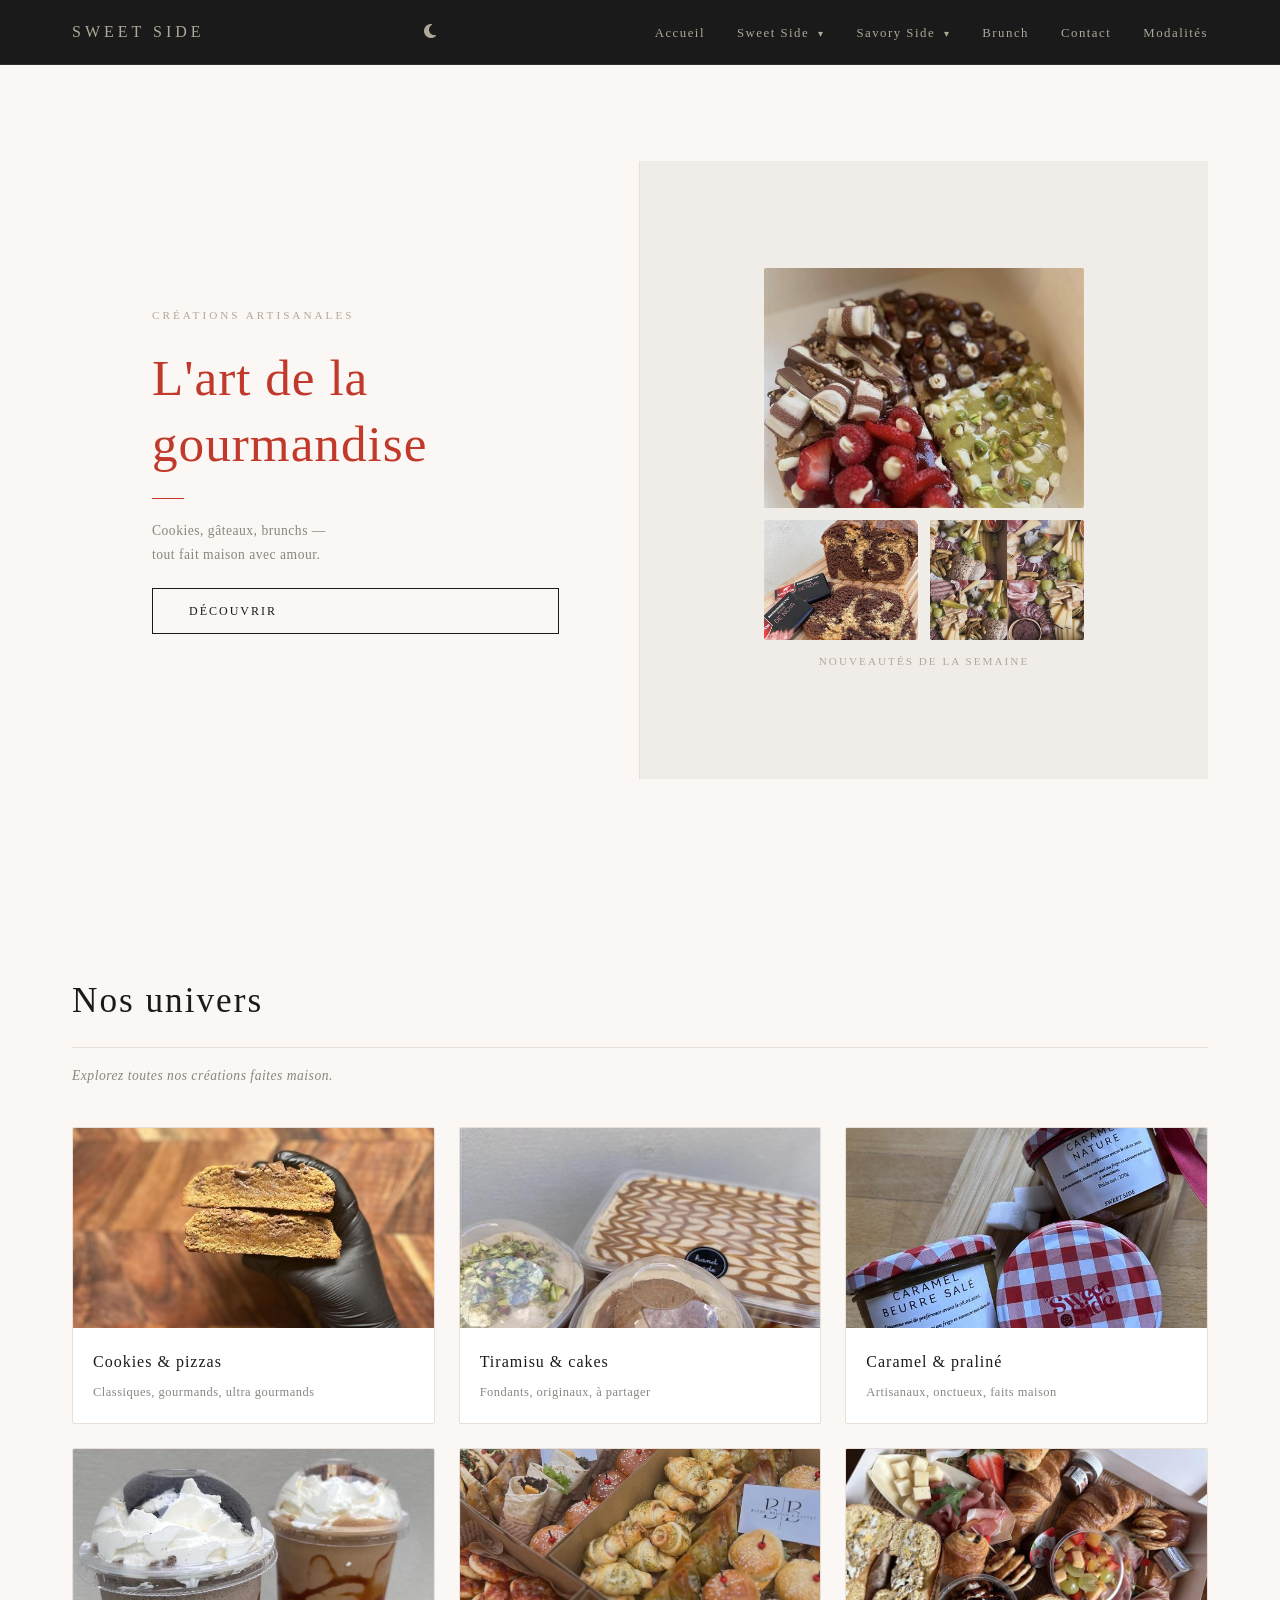
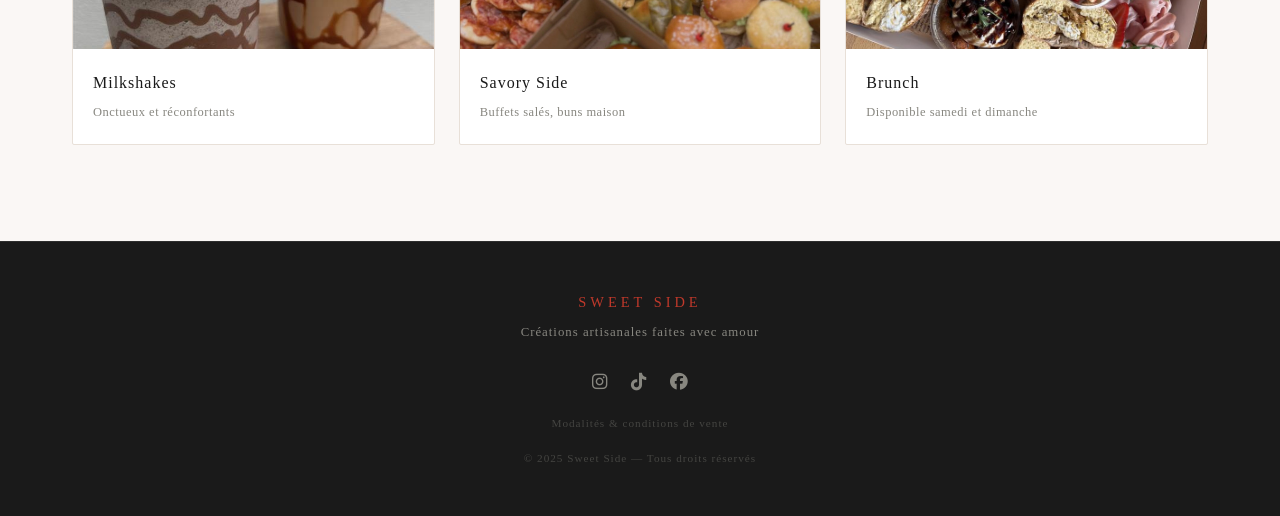
<file: index.html>
<!DOCTYPE html>
<html lang="fr">
<head>
  <meta charset="UTF-8" />
  <meta name="viewport" content="width=device-width, initial-scale=1.0" />
  <title>Sweet Side — Créations artisanales faites avec amour</title>
  <link rel="stylesheet" href="assets/css/style.css" />
  <link rel="stylesheet" href="https://cdnjs.cloudflare.com/ajax/libs/font-awesome/6.5.0/css/all.min.css" />
</head>
<button class="back-to-top" id="back-to-top">
  <i class="fa-solid fa-arrow-up"></i>
</button>
<body>

  <!-- HEADER / NAVBAR -->
  <header class="header">
    <div class="header__inner">

      <a href="index.html" class="header__logo">SWEET SIDE</a>
      <button class="theme-toggle" id="theme-toggle">
        <i class="fa-solid fa-moon"></i>
      </button>

      <nav class="navbar">
        <button class="burger" id="burger">
          <span class="burger__line"></span>
          <span class="burger__line"></span>
          <span class="burger__line"></span>
        </button>
        <ul class="navbar__list">

          <li class="navbar__item">
            <a href="index.html" class="navbar__link">Accueil</a>
          </li>

          <li class="navbar__item navbar__item--dropdown">
            <span class="navbar__link navbar__link--dropdown">
              Sweet Side <span class="navbar__arrow">▾</span>
            </span>
            <ul class="dropdown">
              <li><a href="sweet.html#cookies" class="dropdown__link">Cookies</a></li>
              <li><a href="sweet.html#pizza-cookies" class="dropdown__link">Pizza cookies</a></li>
              <li><a href="sweet.html#brownies" class="dropdown__link">Brownies & blondies</a></li>
              <li><a href="sweet.html#box" class="dropdown__link">Box Side</a></li>
              <li><a href="desserts.html#tiramisu" class="dropdown__link">Tiramisu</a></li>
              <li><a href="desserts.html#cakes" class="dropdown__link">Cakes</a></li>
              <li><a href="desserts.html#desserts" class="dropdown__link">Desserts</a></li>
              <li><a href="spreads.html#caramel" class="dropdown__link">Caramel</a></li>
              <li><a href="spreads.html#praline" class="dropdown__link">Praliné</a></li>
              <li><a href="drinks.html" class="dropdown__link">Milkshakes</a></li>
            </ul>
          </li>

          <li class="navbar__item navbar__item--dropdown">
            <span class="navbar__link navbar__link--dropdown">
              Savory Side <span class="navbar__arrow">▾</span>
            </span>
            <ul class="dropdown">
              <li><a href="savory.html#buffet" class="dropdown__link">Buffet Side</a></li>
              <li><a href="savory.html#bread" class="dropdown__link">Bread Side</a></li>
            </ul>
          </li>

          <li class="navbar__item">
            <a href="brunch.html" class="navbar__link">Brunch</a>
          </li>

          <li class="navbar__item">
            <a href="contact.html" class="navbar__link">Contact</a>
          </li>

          <li class="navbar__item">
            <a href="modalites.html" class="navbar__link">Modalités</a>
          </li>

        </ul>
      </nav>

    </div>
  </header>

  <main>

    <!-- HERO -->
    <section id="accueil" class="section section--hero">
      <div class="hero__left">
        <span class="hero__tag">Créations artisanales</span>
        <h1 class="hero__title">L'art de la<br>gourmandise</h1>
        <div class="hero__line"></div>
        <p class="hero__subtitle">Cookies, gâteaux, brunchs —<br>tout fait maison avec amour.</p>
        <a href="sweet.html" class="btn">Découvrir</a>
      </div>
      <div class="hero__right">
        <div class="hero__img-main">
          <img src="assets/images/creationsweetside1.jpg" alt="Création Sweet Side" class="hero__img" />
        </div>
        <div class="hero__img-row">
          <div class="hero__img-small">
            <img src="assets/images/nouveautes1.jpg " alt="Nouveauté Sweet Side" class="hero__img" />
          </div>
          <div class="hero__img-small">
            <img src="assets/images/nouveautes2.jpg" alt="Nouveauté Sweet Side" class="hero__img" />
          </div>
        </div>
        <span class="hero__img-caption">Nouveautés de la semaine</span>
      </div>
    </section>

    <!-- NOS UNIVERS -->
    <section class="section section--univers">
      <h2 class="section__title">Nos univers</h2>
      <p class="section__desc">Explorez toutes nos créations faites maison.</p>
      <div class="univers__grid">

        <a href="sweet.html" class="univers__card fade-in">
          <div class="univers__card-img" style="background-image: url('assets/images/cookiegeneral.jpg'); background-size: cover; background-position: center;"></div>
          <div class="univers__card-body">
            <h3 class="univers__card-title">Cookies & pizzas</h3>
            <p class="univers__card-desc">Classiques, gourmands, ultra gourmands</p>
          </div>
        </a>

        <a href="desserts.html" class="univers__card fade-in">
          <div class="univers__card-img" style="background-image: url('assets/images/tiramisugeneral.jpg'); background-size: cover; background-position: center;"></div>
          <div class="univers__card-body">
            <h3 class="univers__card-title">Tiramisu & cakes</h3>
            <p class="univers__card-desc">Fondants, originaux, à partager</p>
          </div>
        </a>

        <a href="spreads.html" class="univers__card fade-in">
          <div class="univers__card-img" style="background-image: url('assets/images/caramelgeneral.jpg'); background-size: cover; background-position: center;"></div>
          <div class="univers__card-body">
            <h3 class="univers__card-title">Caramel & praliné</h3>
            <p class="univers__card-desc">Artisanaux, onctueux, faits maison</p>
          </div>
        </a>

        <a href="drinks.html" class="univers__card fade-in">
          <div class="univers__card-img" style="background-image: url('assets/images/milkshakegeneral.jpg'); background-size: cover; background-position: center;"></div>
          <div class="univers__card-body">
            <h3 class="univers__card-title">Milkshakes</h3>
            <p class="univers__card-desc">Onctueux et réconfortants</p>
          </div>
        </a>

        <a href="savory.html" class="univers__card fade-in">
          <div class="univers__card-img" style="background-image: url('assets/images/buffetsalegeneral.jpg'); background-size: cover; background-position: center;"></div>
          <div class="univers__card-body">
            <h3 class="univers__card-title">Savory Side</h3>
            <p class="univers__card-desc">Buffets salés, buns maison</p>
          </div>
        </a>

        <a href="brunch.html" class="univers__card fade-in">
          <div class="univers__card-img" style="background-image: url('assets/images/brunchgeneral.jpg'); background-size: cover; background-position: center;"></div>
          <div class="univers__card-body">
            <h3 class="univers__card-title">Brunch</h3>
            <p class="univers__card-desc">Disponible samedi et dimanche</p>
          </div>
        </a>

      </div>
    </section>

  </main>

  <!-- FOOTER -->
  <footer class="footer">
    <p class="footer__name">SWEET SIDE</p>
    <p class="footer__tagline">Créations artisanales faites avec amour</p>
    <div class="footer__socials">
      <a href="https://www.instagram.com/sweet_side_lalouviere/" target="_blank" class="footer__social-link">
        <i class="fa-brands fa-instagram"></i>
      </a>
      <a href="https://www.tiktok.com/@sweetside.lalouviere" target="_blank" class="footer__social-link">
        <i class="fa-brands fa-tiktok"></i>
      </a>
      <a href="https://www.facebook.com/profile.php?id=61564820981192" target="_blank" class="footer__social-link">
        <i class="fa-brands fa-facebook"></i>
      </a>
    </div>
    <a href="modalites.html" class="footer__modalites">Modalités & conditions de vente</a>
    <p class="footer__copy">&copy; 2025 Sweet Side — Tous droits réservés</p>
  </footer>

  <script src="assets/js/script.js"></script>
</body>
</html>
</file>
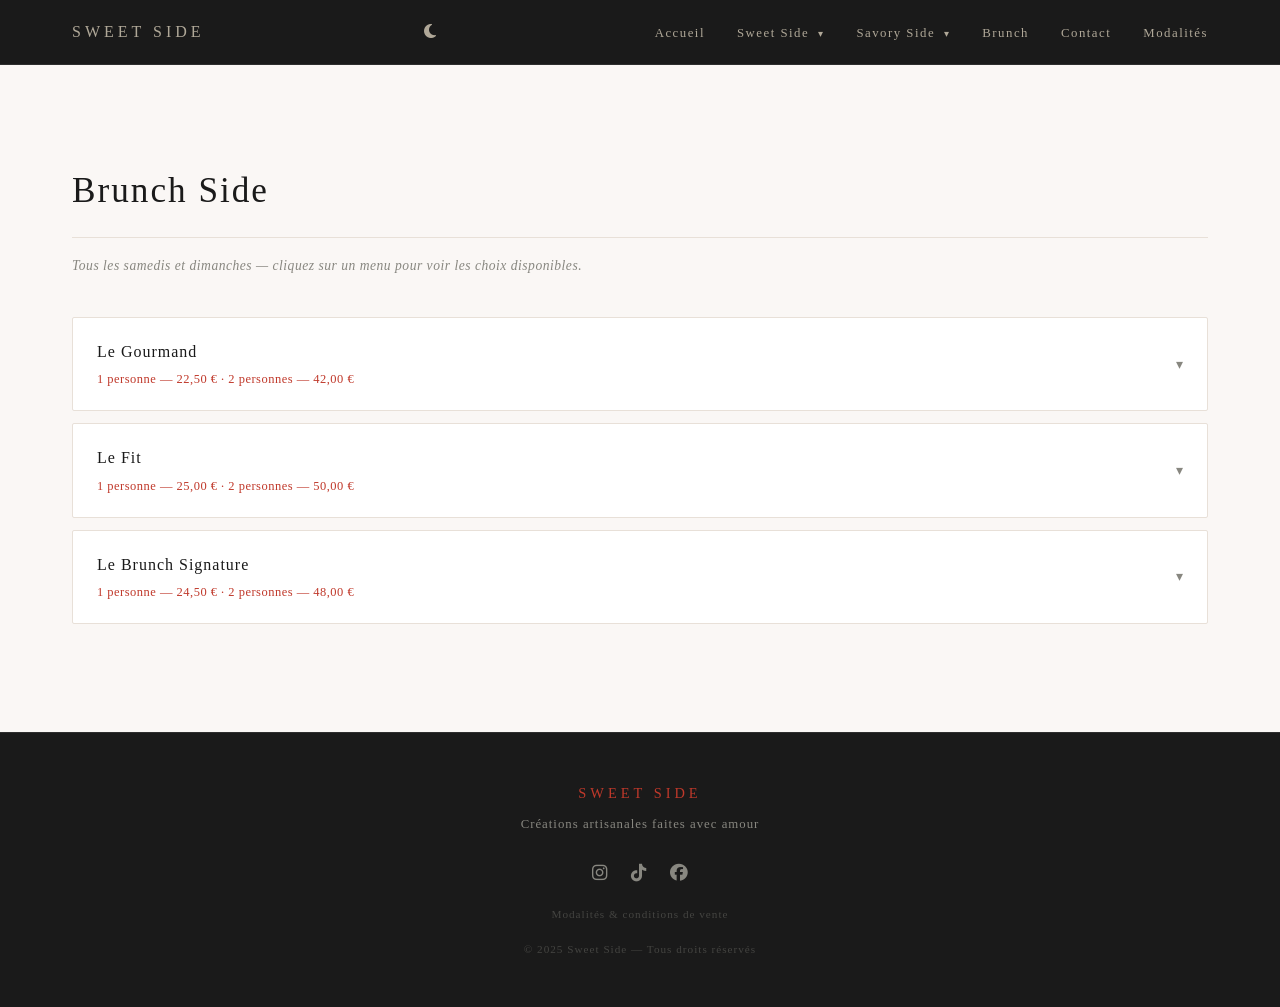
<file: brunch.html>
<!DOCTYPE html>
<html lang="fr">
<head>
  <meta charset="UTF-8" />
  <meta name="viewport" content="width=device-width, initial-scale=1.0" />
  <title>Sweet Side — Brunch</title>
  <link rel="stylesheet" href="assets/css/style.css" />
  <link rel="stylesheet" href="https://cdnjs.cloudflare.com/ajax/libs/font-awesome/6.5.0/css/all.min.css" />
</head>
<button class="back-to-top" id="back-to-top">
  <i class="fa-solid fa-arrow-up"></i>
</button>
<body>

  <!-- HEADER / NAVBAR -->
  <header class="header">
    <div class="header__inner">

      <a href="index.html" class="header__logo">SWEET SIDE</a>
      <button class="theme-toggle" id="theme-toggle">
        <i class="fa-solid fa-moon"></i>
      </button>

      <nav class="navbar">
        <button class="burger" id="burger">
          <span class="burger__line"></span>
          <span class="burger__line"></span>
          <span class="burger__line"></span>
        </button>
        <ul class="navbar__list">

          <li class="navbar__item">
            <a href="index.html" class="navbar__link">Accueil</a>
          </li>

          <!-- SWEET SIDE dropdown -->
          <li class="navbar__item navbar__item--dropdown">
            <span class="navbar__link navbar__link--dropdown">
              Sweet Side <span class="navbar__arrow">▾</span>
            </span>
            <ul class="dropdown">
              <li><a href="sweet.html#cookies" class="dropdown__link">Cookies</a></li>
              <li><a href="sweet.html#pizza-cookies" class="dropdown__link">Pizza cookies</a></li>
              <li><a href="sweet.html#brownies" class="dropdown__link">Brownies & blondies</a></li>
              <li><a href="sweet.html#box" class="dropdown__link">Box Side</a></li>
              <li><a href="desserts.html#tiramisu" class="dropdown__link">Tiramisu</a></li>
              <li><a href="desserts.html#cakes" class="dropdown__link">Cakes</a></li>
              <li><a href="desserts.html#desserts" class="dropdown__link">Desserts</a></li>
              <li><a href="spreads.html#caramel" class="dropdown__link">Caramel</a></li>
              <li><a href="spreads.html#praline" class="dropdown__link">Praliné</a></li>
              <li><a href="drinks.html" class="dropdown__link">Milkshakes</a></li>
            </ul>
          </li>

          <!-- SAVORY SIDE dropdown -->
          <li class="navbar__item navbar__item--dropdown">
            <span class="navbar__link navbar__link--dropdown">
              Savory Side <span class="navbar__arrow">▾</span>
            </span>
            <ul class="dropdown">
              <li><a href="savory.html#buffet" class="dropdown__link">Buffet Side</a></li>
              <li><a href="savory.html#bread" class="dropdown__link">Bread Side</a></li>
            </ul>
          </li>

          <li class="navbar__item">
            <a href="brunch.html" class="navbar__link">Brunch</a>
          </li>

          <li class="navbar__item">
            <a href="contact.html" class="navbar__link">Contact</a>
          </li>

          <li class="navbar__item">
            <a href="modalites.html" class="navbar__link">Modalités</a>
          </li>

        </ul>
      </nav>

    </div>
  </header>

  <!-- CONTENU PRINCIPAL -->
  <main>
    <!-- BRUNCH -->
    <section id="brunch" class="section">
      <h2 class="section__title">Brunch Side</h2>
      <p class="section__desc">Tous les samedis et dimanches — cliquez sur un menu pour voir les choix disponibles.</p>

      <!-- LE GOURMAND -->
      <div class="brunch__card">
        <div class="brunch__header" data-target="gourmand">
          <div class="brunch__header-left">
            <span class="brunch__name">Le Gourmand</span>
            <span class="brunch__price">1 personne — 22,50 € · 2 personnes — 42,00 €</span>
          </div>
          <span class="brunch__arrow">▾</span>
        </div>
        <div class="brunch__body" id="gourmand">
          <div class="brunch__disclaimer">
            <p>Les choix ci-dessous sont pour <strong>1 personne</strong>. Pour 2 personnes, effectuez les choix deux fois et précisez les préférences de chaque personne lors de votre commande en message privé.</p>
          </div>
          <div class="brunch__choice-group">
            <p class="brunch__choice-title">Ice coffee — choisissez 1</p>
            <label class="brunch__choice-item"><input type="checkbox" name="gourmand-coffee"> Latte</label>
            <label class="brunch__choice-item"><input type="checkbox" name="gourmand-coffee"> Cappuccino</label>
            <label class="brunch__choice-item"><input type="checkbox" name="gourmand-coffee"> Noisette <span class="brunch__extra">+0,50 €</span></label>
            <label class="brunch__choice-item"><input type="checkbox" name="gourmand-coffee"> Caramel machiato <span class="brunch__extra">+0,50 €</span></label>
            <label class="brunch__choice-item"><input type="checkbox" name="gourmand-coffee"> Cécémel <span class="brunch__extra">+1,00 €</span></label>
            <label class="brunch__choice-item"><input type="checkbox" name="gourmand-coffee"> Cécémel proteiné <span class="brunch__extra">+1,50 €</span></label>
          </div>
          <div class="brunch__choice-group">
            <p class="brunch__choice-title">Jus de fruits — choisissez 1</p>
            <label class="brunch__choice-item"><input type="checkbox" name="gourmand-jus"> Innocent fraise / cerise</label>
            <label class="brunch__choice-item"><input type="checkbox" name="gourmand-jus"> Innocent matcha / kiwi</label>
            <label class="brunch__choice-item"><input type="checkbox" name="gourmand-jus"> Jus d'orange frais maison</label>
            <label class="brunch__choice-item"><input type="checkbox" name="gourmand-jus"> Jus carotte mandarine</label>
            <label class="brunch__choice-item"><input type="checkbox" name="gourmand-jus"> Innocent Blue Spark Coconut</label>
          </div>
          <div class="brunch__choice-group">
            <p class="brunch__choice-title">Shots vitaminés — choisissez 2</p>
            <label class="brunch__choice-item"><input type="checkbox" name="gourmand-shots"> Gingembre citron</label>
            <label class="brunch__choice-item"><input type="checkbox" name="gourmand-shots"> Gingembre hibiscus</label>
            <label class="brunch__choice-item"><input type="checkbox" name="gourmand-shots"> Gingembre curcuma</label>
          </div>
          <div class="brunch__choice-group">
            <p class="brunch__choice-title">Viennoiseries — choisissez 2</p>
            <label class="brunch__choice-item"><input type="checkbox" name="gourmand-viennoiserie"> Croissant</label>
            <label class="brunch__choice-item"><input type="checkbox" name="gourmand-viennoiserie"> Pain au chocolat</label>
            <label class="brunch__choice-item"><input type="checkbox" name="gourmand-viennoiserie"> Pain suisse</label>
            <label class="brunch__choice-item"><input type="checkbox" name="gourmand-viennoiserie"> Muffin blueberry banane</label>
          </div>
          <div class="brunch__choice-group">
            <p class="brunch__choice-title">Tiramisu ou salade de fruit — choisissez 1</p>
            <label class="brunch__choice-item"><input type="checkbox" name="gourmand-dessert"> Tiramisu spéculoos</label>
            <label class="brunch__choice-item"><input type="checkbox" name="gourmand-dessert"> Tiramisu classique</label>
            <label class="brunch__choice-item"><input type="checkbox" name="gourmand-dessert"> Salade de fruit</label>
          </div>
          <div class="brunch__choice-group">
            <p class="brunch__choice-title">Inclus dans le menu</p>
            <p class="brunch__included">1 bagel saumon ou bagel aux oeufs · 1 avocado toast · 2 pancakes ou 2 brioches perdues · Nutella, confiture, beurre et Philadelphia</p>
          </div>
        </div>
      </div>

      <!-- LE FIT -->
      <div class="brunch__card">
        <div class="brunch__header" data-target="fit">
          <div class="brunch__header-left">
            <span class="brunch__name">Le Fit</span>
            <span class="brunch__price">1 personne — 25,00 € · 2 personnes — 50,00 €</span>
          </div>
          <span class="brunch__arrow">▾</span>
        </div>
        <div class="brunch__body" id="fit">
          <div class="brunch__disclaimer">
            <p>Les choix ci-dessous sont pour <strong>1 personne</strong>. Pour 2 personnes, effectuez les choix deux fois et précisez les préférences de chaque personne lors de votre commande en message privé.</p>
          </div>
          <div class="brunch__choice-group">
            <p class="brunch__choice-title">Jus de fruits — choisissez 1</p>
            <label class="brunch__choice-item"><input type="checkbox" name="fit-jus"> Innocent fraise / cerise</label>
            <label class="brunch__choice-item"><input type="checkbox" name="fit-jus"> Innocent matcha / kiwi</label>
            <label class="brunch__choice-item"><input type="checkbox" name="fit-jus"> Jus d'orange frais maison</label>
            <label class="brunch__choice-item"><input type="checkbox" name="fit-jus"> Jus carotte mandarine</label>
            <label class="brunch__choice-item"><input type="checkbox" name="fit-jus"> Innocent Blue Spark Coconut</label>
          </div>
          <div class="brunch__choice-group">
            <p class="brunch__choice-title">Shots vitaminés — choisissez 2</p>
            <label class="brunch__choice-item"><input type="checkbox" name="fit-shots"> Gingembre citron</label>
            <label class="brunch__choice-item"><input type="checkbox" name="fit-shots"> Gingembre hibiscus</label>
            <label class="brunch__choice-item"><input type="checkbox" name="fit-shots"> Gingembre curcuma</label>
          </div>
          <div class="brunch__choice-group">
            <p class="brunch__choice-title">Hipro — choisissez 1</p>
            <label class="brunch__choice-item"><input type="checkbox" name="fit-hipro"> Barre choco caramel</label>
            <label class="brunch__choice-item"><input type="checkbox" name="fit-hipro"> Barre choco banane</label>
            <label class="brunch__choice-item"><input type="checkbox" name="fit-hipro"> Nestlé fitness chocolat</label>
            <label class="brunch__choice-item"><input type="checkbox" name="fit-hipro"> Yaourt à boire <span class="brunch__extra">+1,00 €</span></label>
          </div>
          <div class="brunch__choice-group">
            <p class="brunch__choice-title">Inclus dans le menu</p>
            <p class="brunch__included">1 bagel saumon ou 1 avocado toast · 2 oeufs brouillés au thon · 1 toast beurre de cacahuète et bananes caramélisées · 1 toast pain gris Philadelphia extra proteiné et filet de dinde · Beurre, confiture et philadelphia</p>
          </div>
        </div>
      </div>

      <!-- LE SIGNATURE -->
      <div class="brunch__card">
        <div class="brunch__header" data-target="signature">
          <div class="brunch__header-left">
            <span class="brunch__name">Le Brunch Signature</span>
            <span class="brunch__price">1 personne — 24,50 € · 2 personnes — 48,00 €</span>
          </div>
          <span class="brunch__arrow">▾</span>
        </div>
        <div class="brunch__body" id="signature">
          <div class="brunch__disclaimer">
            <p>Les choix ci-dessous sont pour <strong>1 personne</strong>. Pour 2 personnes, effectuez les choix deux fois et précisez les préférences de chaque personne lors de votre commande en message privé.</p>
          </div>
          <div class="brunch__choice-group">
            <p class="brunch__choice-title">Ice coffee — choisissez 1</p>
            <label class="brunch__choice-item"><input type="checkbox" name="sig-coffee"> Latte</label>
            <label class="brunch__choice-item"><input type="checkbox" name="sig-coffee"> Cappuccino</label>
            <label class="brunch__choice-item"><input type="checkbox" name="sig-coffee"> Noisette <span class="brunch__extra">+0,50 €</span></label>
            <label class="brunch__choice-item"><input type="checkbox" name="sig-coffee"> Caramel machiato <span class="brunch__extra">+0,50 €</span></label>
            <label class="brunch__choice-item"><input type="checkbox" name="sig-coffee"> Cécémel <span class="brunch__extra">+1,00 €</span></label>
          </div>
          <div class="brunch__choice-group">
            <p class="brunch__choice-title">Jus de fruits — choisissez 1</p>
            <label class="brunch__choice-item"><input type="checkbox" name="sig-jus"> Innocent fraise / cerise</label>
            <label class="brunch__choice-item"><input type="checkbox" name="sig-jus"> Innocent matcha / kiwi</label>
            <label class="brunch__choice-item"><input type="checkbox" name="sig-jus"> Jus d'orange frais maison</label>
            <label class="brunch__choice-item"><input type="checkbox" name="sig-jus"> Jus carotte mandarine</label>
            <label class="brunch__choice-item"><input type="checkbox" name="sig-jus"> Innocent Blue Spark Coconut</label>
          </div>
          <div class="brunch__choice-group">
            <p class="brunch__choice-title">Fromage — choisissez 1</p>
            <label class="brunch__choice-item"><input type="checkbox" name="sig-fromage"> Gouda</label>
            <label class="brunch__choice-item"><input type="checkbox" name="sig-fromage"> Mozzarella</label>
            <label class="brunch__choice-item"><input type="checkbox" name="sig-fromage"> Brie</label>
            <label class="brunch__choice-item"><input type="checkbox" name="sig-fromage"> Camembert</label>
          </div>
          <div class="brunch__choice-group">
            <p class="brunch__choice-title">Charcuteries — choisissez 2</p>
            <label class="brunch__choice-item"><input type="checkbox" name="sig-charcuterie"> Mortadelle</label>
            <label class="brunch__choice-item"><input type="checkbox" name="sig-charcuterie"> Jambon serrano</label>
            <label class="brunch__choice-item"><input type="checkbox" name="sig-charcuterie"> Dés de salami</label>
            <label class="brunch__choice-item"><input type="checkbox" name="sig-charcuterie"> Chorizo</label>
            <label class="brunch__choice-item"><input type="checkbox" name="sig-charcuterie"> Dinde (halal)</label>
          </div>
          <div class="brunch__choice-group">
            <p class="brunch__choice-title">Salade — choisissez 1</p>
            <label class="brunch__choice-item"><input type="checkbox" name="sig-salade"> Tomates burrata et balsamique</label>
            <label class="brunch__choice-item"><input type="checkbox" name="sig-salade"> Pêches rôties burrata et balsamique</label>
            <label class="brunch__choice-item"><input type="checkbox" name="sig-salade"> Tomates mozzarella balsamique</label>
            <label class="brunch__choice-item"><input type="checkbox" name="sig-salade"> Salade classique</label>
            <label class="brunch__choice-item"><input type="checkbox" name="sig-salade"> Salade de fruits</label>
          </div>
          <div class="brunch__choice-group">
            <p class="brunch__choice-title">Viennoiserie — choisissez 1</p>
            <label class="brunch__choice-item"><input type="checkbox" name="sig-viennoiserie"> Croissant</label>
            <label class="brunch__choice-item"><input type="checkbox" name="sig-viennoiserie"> Pain au chocolat</label>
            <label class="brunch__choice-item"><input type="checkbox" name="sig-viennoiserie"> Pain suisse</label>
            <label class="brunch__choice-item"><input type="checkbox" name="sig-viennoiserie"> Muffin blueberry banane</label>
          </div>
          <div class="brunch__choice-group">
            <p class="brunch__choice-title">Inclus dans le menu</p>
            <p class="brunch__included">1 bagel aux oeufs · 1 pan con tomate, jambon et roquette · Nutella, confiture, beurre et Philadelphia</p>
          </div>
        </div>
      </div>

    </section>
  </main>

  <!-- FOOTER -->
  <footer class="footer">
    <p class="footer__name">SWEET SIDE</p>
    <p class="footer__tagline">Créations artisanales faites avec amour</p>
    <div class="footer__socials">
      <a href="https://www.instagram.com/sweet_side_lalouviere/" target="_blank" class="footer__social-link">
        <i class="fa-brands fa-instagram"></i>
      </a>
      <a href="https://www.tiktok.com/@sweetside.lalouviere" target="_blank" class="footer__social-link">
        <i class="fa-brands fa-tiktok"></i>
      </a>
      <a href="https://www.facebook.com/profile.php?id=61564820981192" target="_blank" class="footer__social-link">
        <i class="fa-brands fa-facebook"></i>
      </a>
    </div>
    <a href="modalites.html" class="footer__modalites">Modalités & conditions de vente</a>
    <p class="footer__copy">&copy; 2025 Sweet Side — Tous droits réservés</p>
  </footer>

  <script src="assets/js/script.js"></script>
</body>
</html>
</file>
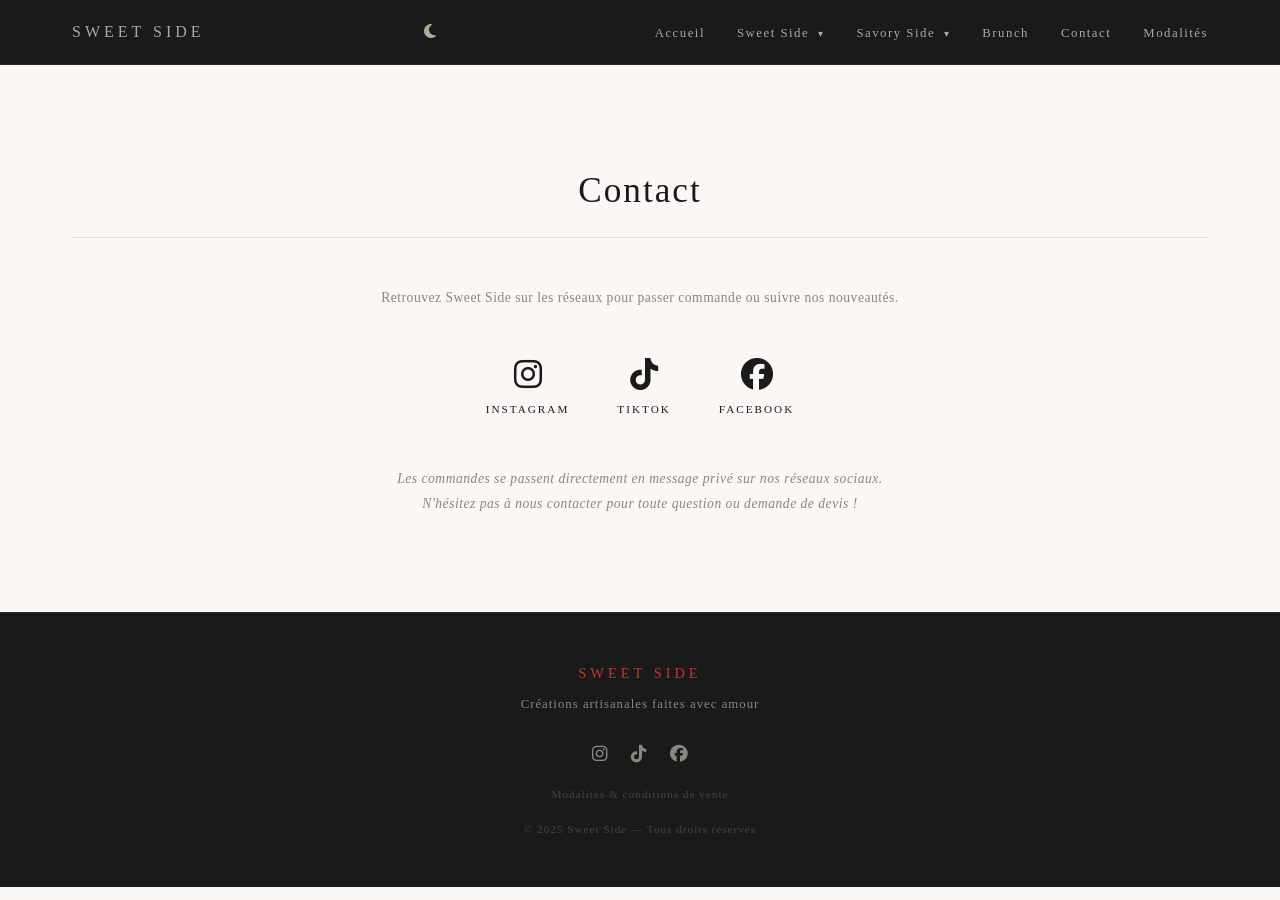
<file: contact.html>
<!DOCTYPE html>
<html lang="fr">
<head>
  <meta charset="UTF-8" />
  <meta name="viewport" content="width=device-width, initial-scale=1.0" />
  <title>Sweet Side — Contact</title>
  <link rel="stylesheet" href="assets/css/style.css" />
  <link rel="stylesheet" href="https://cdnjs.cloudflare.com/ajax/libs/font-awesome/6.5.0/css/all.min.css" />
</head>
<button class="back-to-top" id="back-to-top">
  <i class="fa-solid fa-arrow-up"></i>
</button>
<body>

  <!-- HEADER / NAVBAR -->
  <header class="header">
    <div class="header__inner">

      <a href="index.html" class="header__logo">SWEET SIDE</a>
      <button class="theme-toggle" id="theme-toggle">
        <i class="fa-solid fa-moon"></i>
      </button>

      <nav class="navbar">
        <button class="burger" id="burger">
          <span class="burger__line"></span>
          <span class="burger__line"></span>
          <span class="burger__line"></span>
        </button>
        <ul class="navbar__list">

          <li class="navbar__item">
            <a href="index.html" class="navbar__link">Accueil</a>
          </li>

          <!-- SWEET SIDE dropdown -->
          <li class="navbar__item navbar__item--dropdown">
            <span class="navbar__link navbar__link--dropdown">
              Sweet Side <span class="navbar__arrow">▾</span>
            </span>
            <ul class="dropdown">
              <li><a href="sweet.html#cookies" class="dropdown__link">Cookies</a></li>
              <li><a href="sweet.html#pizza-cookies" class="dropdown__link">Pizza cookies</a></li>
              <li><a href="sweet.html#brownies" class="dropdown__link">Brownies & blondies</a></li>
              <li><a href="sweet.html#box" class="dropdown__link">Box Side</a></li>
              <li><a href="desserts.html#tiramisu" class="dropdown__link">Tiramisu</a></li>
              <li><a href="desserts.html#cakes" class="dropdown__link">Cakes</a></li>
              <li><a href="desserts.html#desserts" class="dropdown__link">Desserts</a></li>
              <li><a href="spreads.html#caramel" class="dropdown__link">Caramel</a></li>
              <li><a href="spreads.html#praline" class="dropdown__link">Praliné</a></li>
              <li><a href="drinks.html" class="dropdown__link">Milkshakes</a></li>
            </ul>
          </li>

          <!-- SAVORY SIDE dropdown -->
          <li class="navbar__item navbar__item--dropdown">
            <span class="navbar__link navbar__link--dropdown">
              Savory Side <span class="navbar__arrow">▾</span>
            </span>
            <ul class="dropdown">
              <li><a href="savory.html#buffet" class="dropdown__link">Buffet Side</a></li>
              <li><a href="savory.html#bread" class="dropdown__link">Bread Side</a></li>
            </ul>
          </li>

          <li class="navbar__item">
            <a href="brunch.html" class="navbar__link">Brunch</a>
          </li>

          <li class="navbar__item">
            <a href="contact.html" class="navbar__link">Contact</a>
          </li>

          <li class="navbar__item">
            <a href="modalites.html" class="navbar__link">Modalités</a>
          </li>

        </ul>
      </nav>

    </div>
  </header>

  <!-- CONTENU PRINCIPAL -->
  <main>
    <section id="contact" class="section section--contact">
      <h2 class="section__title">Contact</h2>
      <p class="contact__desc">Retrouvez Sweet Side sur les réseaux pour passer commande ou suivre nos nouveautés.</p>

      <div class="contact__socials">

        <a href="https://www.instagram.com/sweet_side_lalouviere/" target="_blank" class="social__link fade-in">
          <i class="fa-brands fa-instagram"></i>
          <span>Instagram</span>
        </a>

        <a href="https://www.tiktok.com/@sweetside.lalouviere" target="_blank" class="social__link fade-in">
          <i class="fa-brands fa-tiktok"></i>
          <span>TikTok</span>
        </a>

        <a href="https://www.facebook.com/profile.php?id=61564820981192" target="_blank" class="social__link fade-in">
          <i class="fa-brands fa-facebook"></i>
          <span>Facebook</span>
        </a>

      </div>

      <div class="contact__info fade-in">
        <p class="contact__info-text">Les commandes se passent directement en message privé sur nos réseaux sociaux. N'hésitez pas à nous contacter pour toute question ou demande de devis !</p>
      </div>

    </section>
  </main>

  <!-- FOOTER -->
  <footer class="footer">
    <p class="footer__name">SWEET SIDE</p>
    <p class="footer__tagline">Créations artisanales faites avec amour</p>
    <div class="footer__socials">
      <a href="https://www.instagram.com/sweet_side_lalouviere/" target="_blank" class="footer__social-link">
        <i class="fa-brands fa-instagram"></i>
      </a>
      <a href="https://www.tiktok.com/@sweetside.lalouviere" target="_blank" class="footer__social-link">
        <i class="fa-brands fa-tiktok"></i>
      </a>
      <a href="https://www.facebook.com/profile.php?id=61564820981192" target="_blank" class="footer__social-link">
        <i class="fa-brands fa-facebook"></i>
      </a>
    </div>
    <a href="modalites.html" class="footer__modalites">Modalités & conditions de vente</a>
    <p class="footer__copy">&copy; 2025 Sweet Side — Tous droits réservés</p>
  </footer>

  <script src="assets/js/script.js"></script>
</body>
</html>
</file>
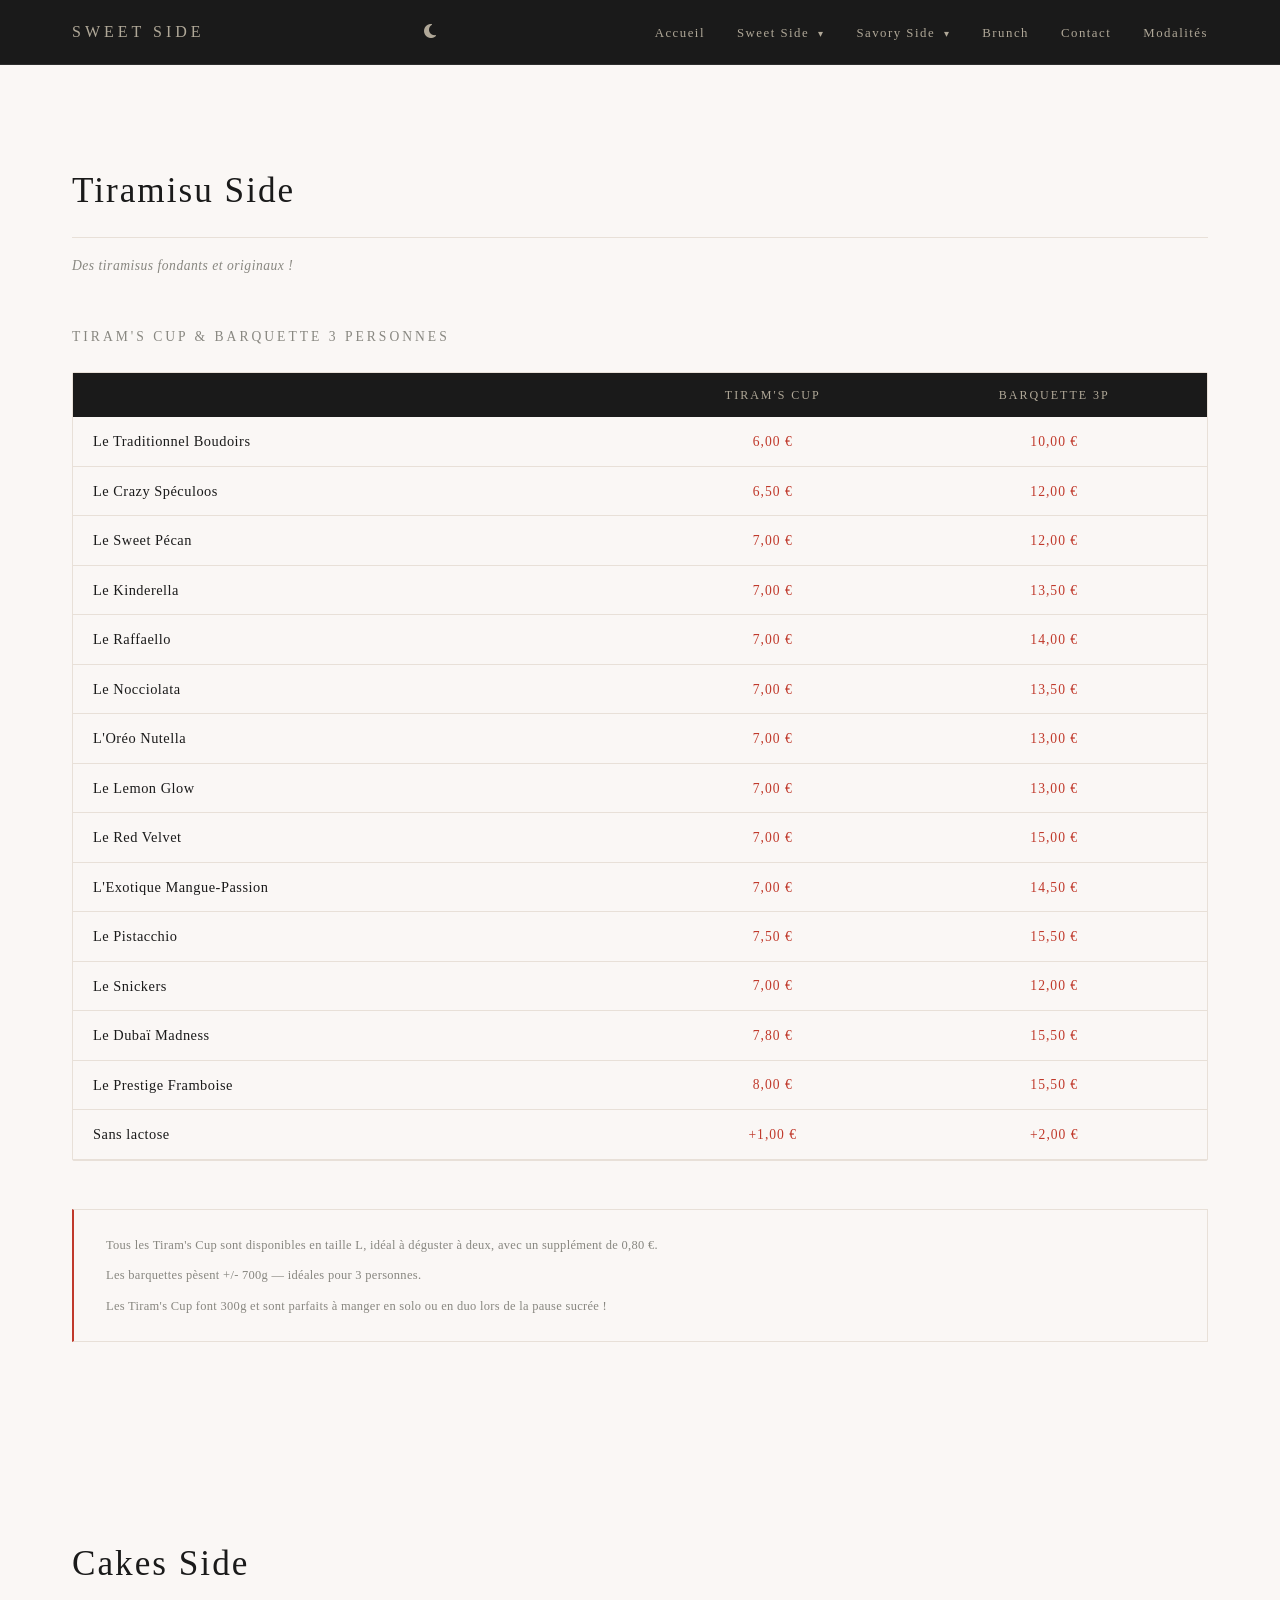
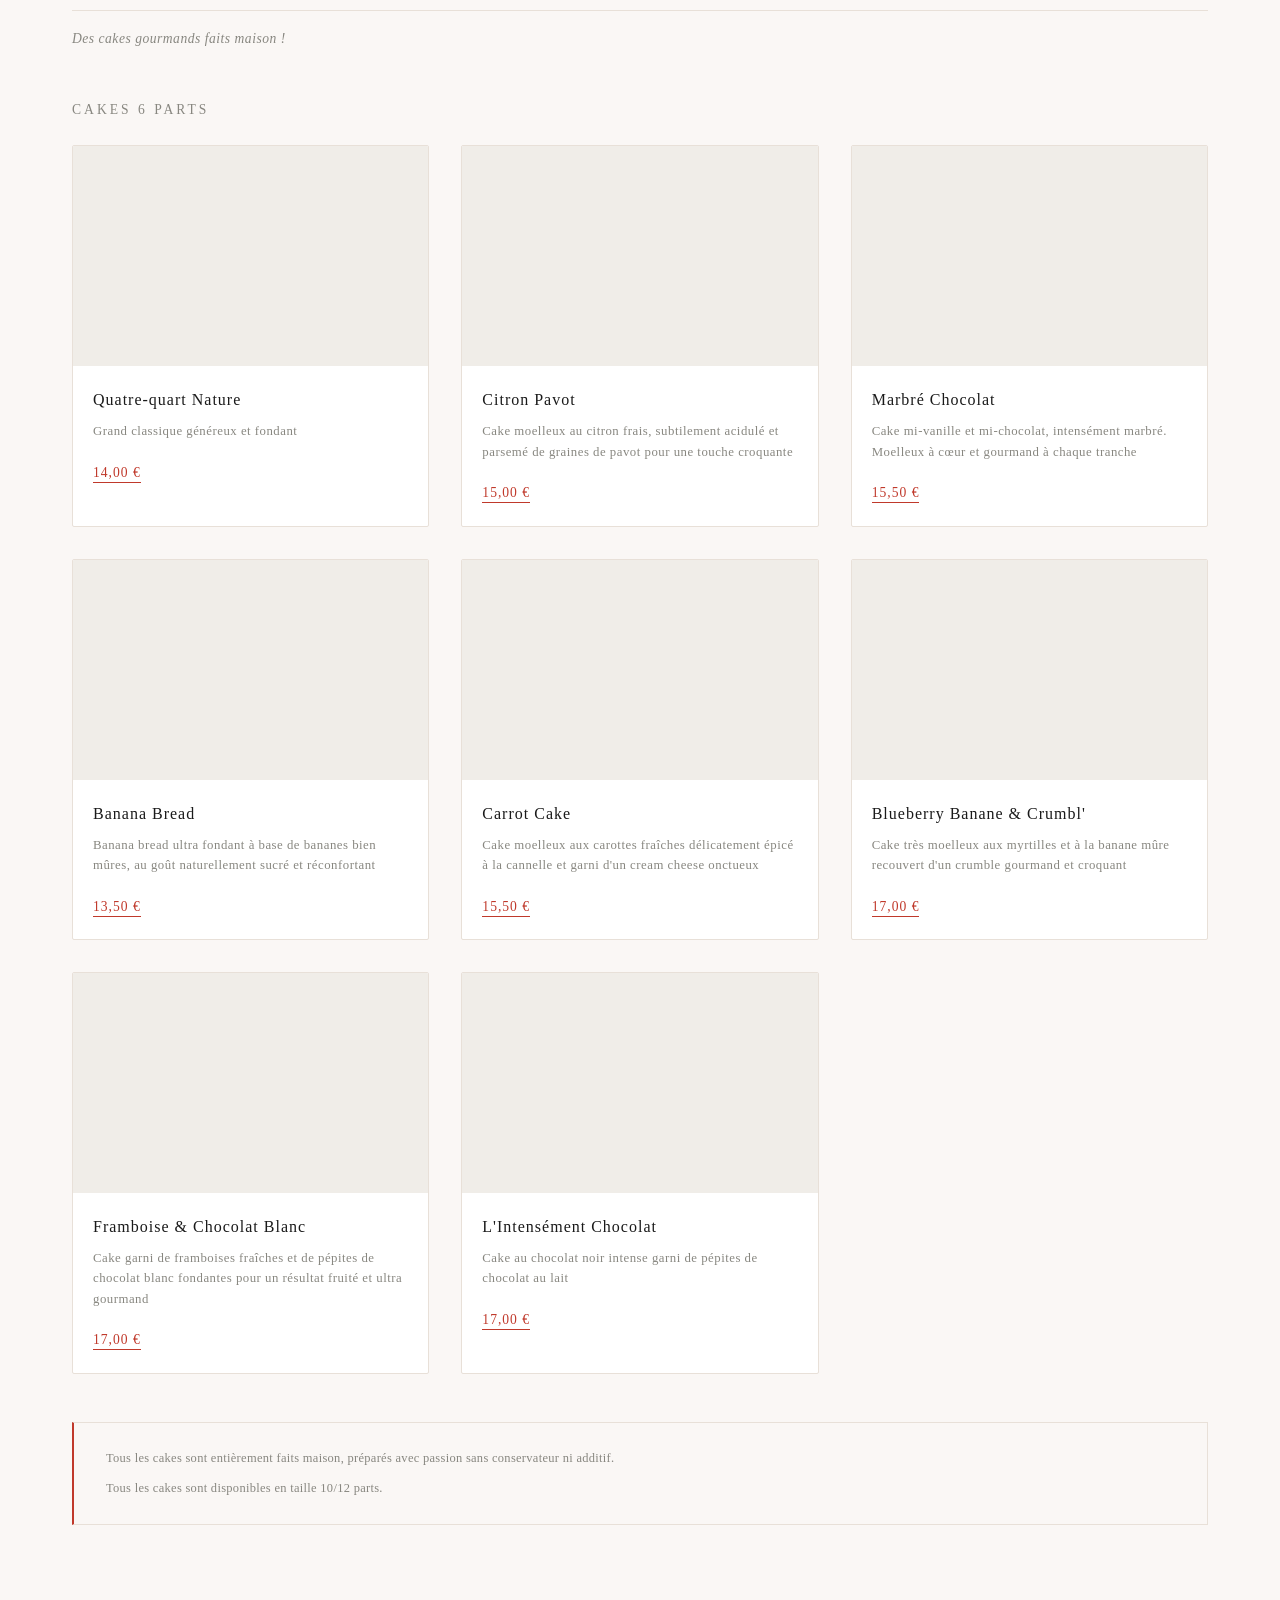
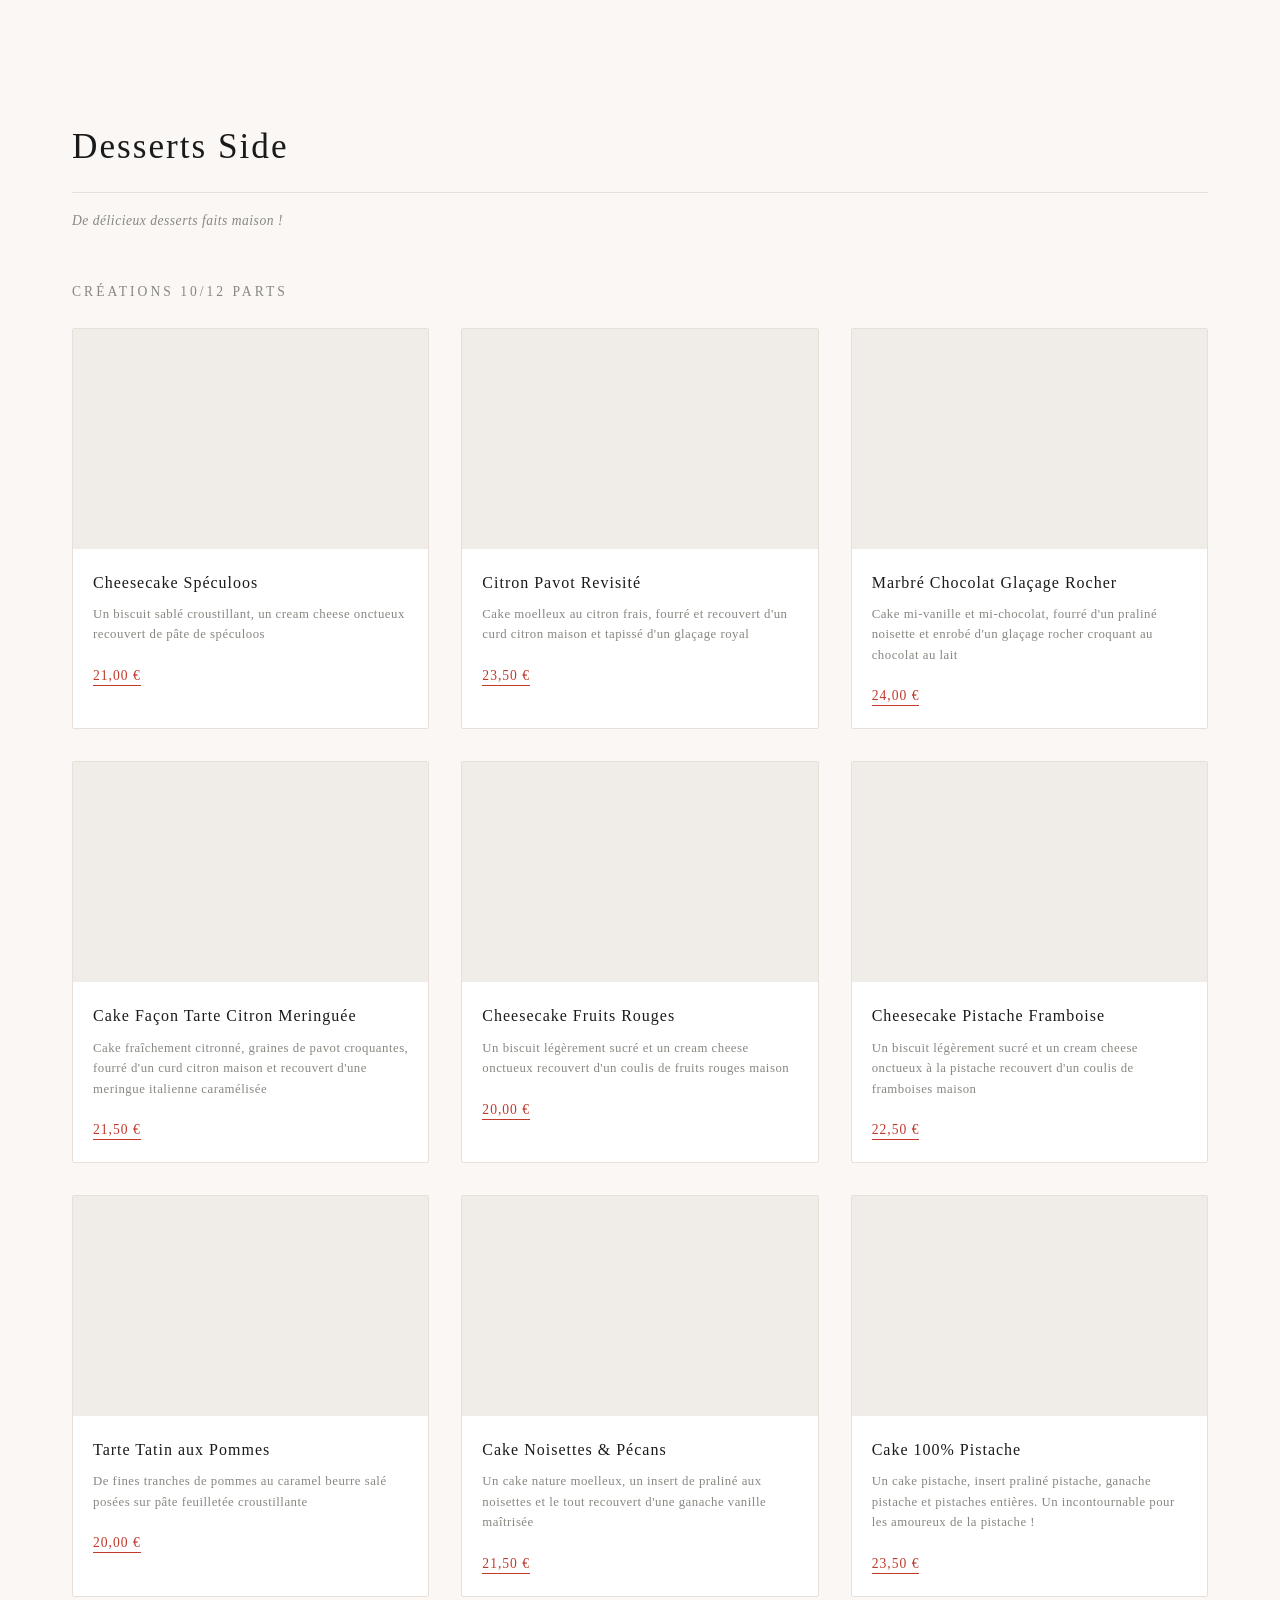
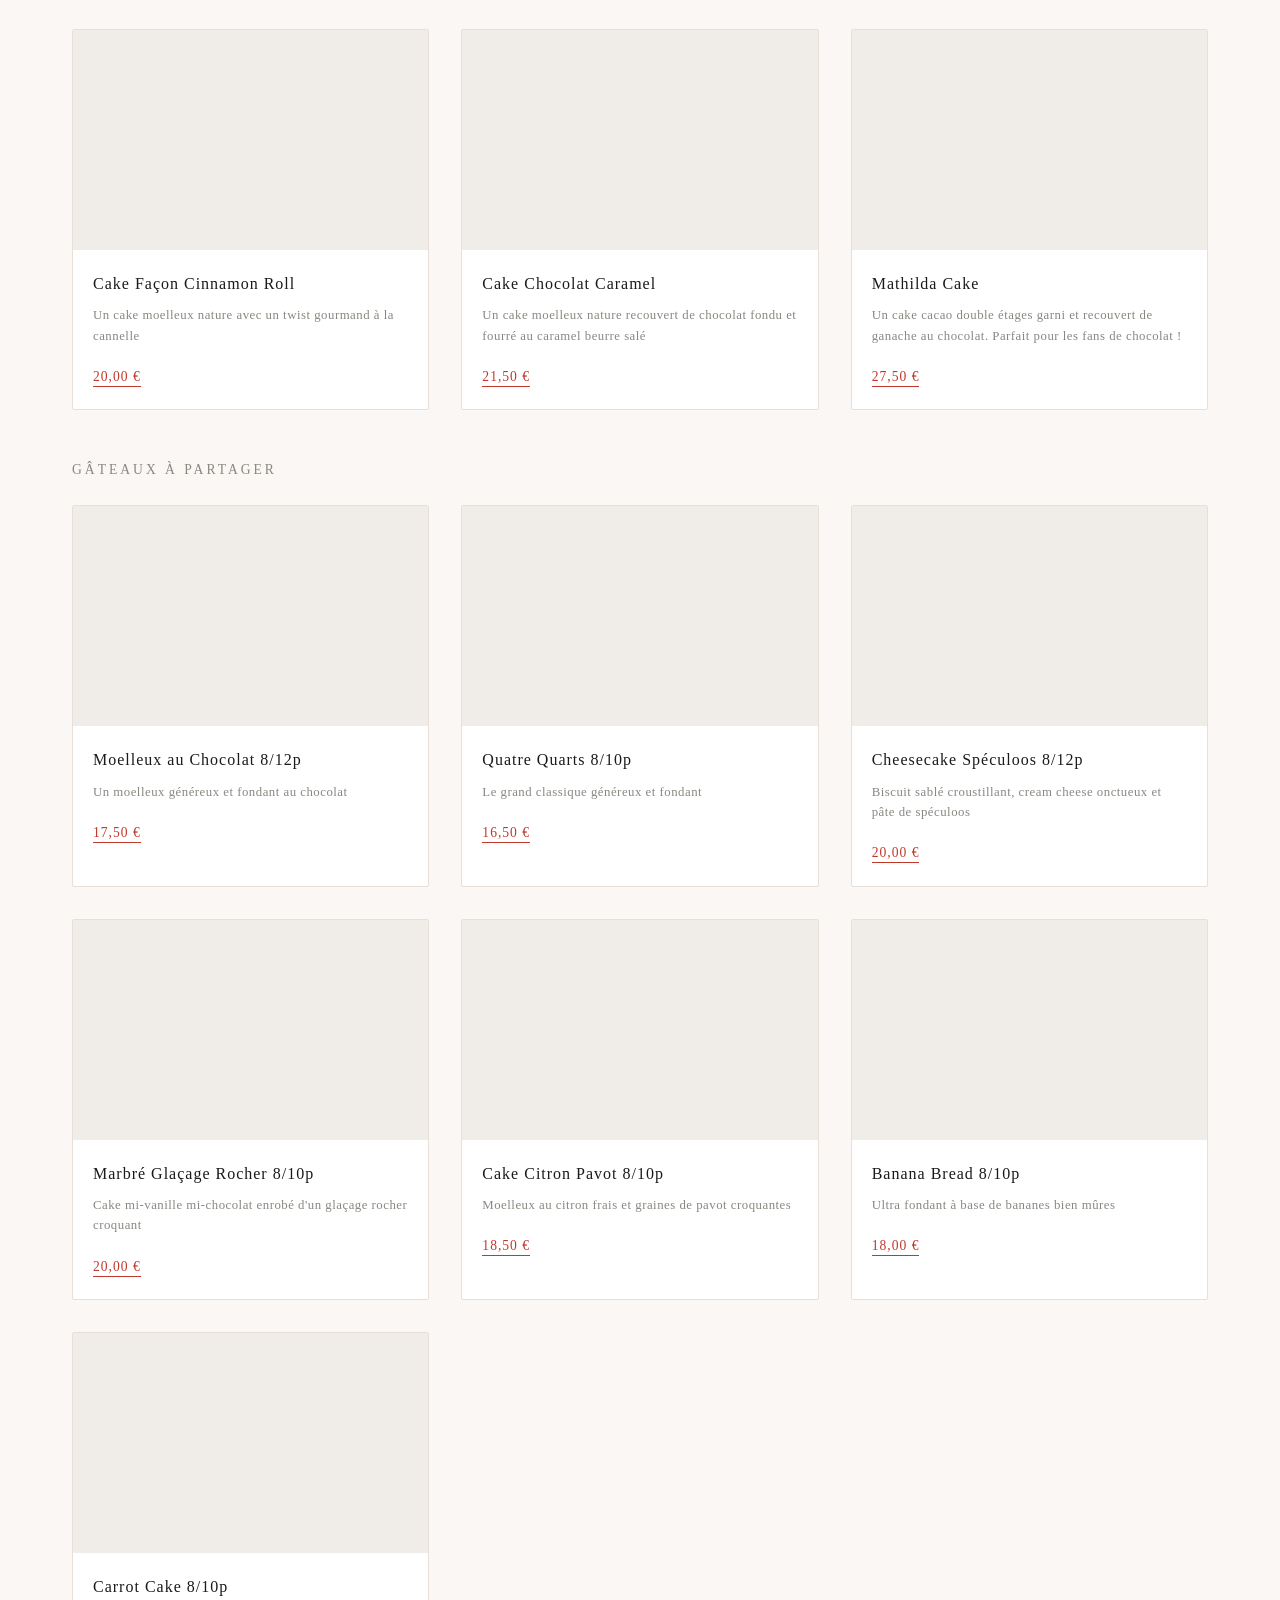
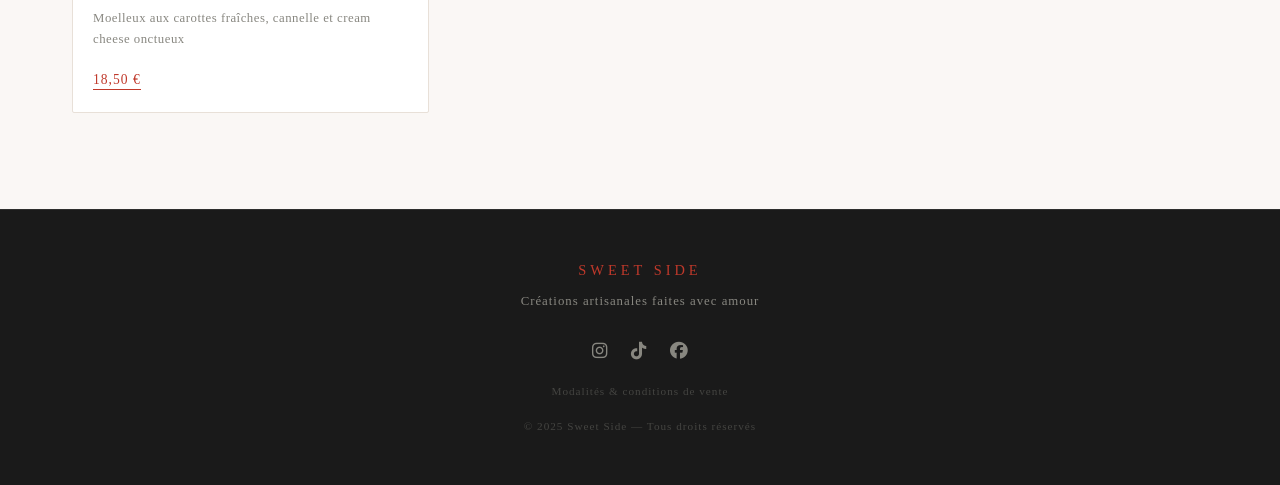
<file: desserts.html>
<!DOCTYPE html>
<html lang="fr">
<head>
  <meta charset="UTF-8" />
  <meta name="viewport" content="width=device-width, initial-scale=1.0" />
  <title>Sweet Side — Desserts</title>
  <link rel="stylesheet" href="assets/css/style.css" />
  <link rel="stylesheet" href="https://cdnjs.cloudflare.com/ajax/libs/font-awesome/6.5.0/css/all.min.css" />
</head>
<button class="back-to-top" id="back-to-top">
  <i class="fa-solid fa-arrow-up"></i>
</button>
<body>

  <!-- HEADER / NAVBAR -->
  <header class="header">
    <div class="header__inner">

      <a href="index.html" class="header__logo">SWEET SIDE</a>
      <button class="theme-toggle" id="theme-toggle">
        <i class="fa-solid fa-moon"></i>
      </button>

      <nav class="navbar">
        <button class="burger" id="burger">
          <span class="burger__line"></span>
          <span class="burger__line"></span>
          <span class="burger__line"></span>
        </button>
        <ul class="navbar__list">

          <li class="navbar__item">
            <a href="index.html" class="navbar__link">Accueil</a>
          </li>

          <!-- SWEET SIDE dropdown -->
          <li class="navbar__item navbar__item--dropdown">
            <span class="navbar__link navbar__link--dropdown">
              Sweet Side <span class="navbar__arrow">▾</span>
            </span>
            <ul class="dropdown">
              <li><a href="sweet.html#cookies" class="dropdown__link">Cookies</a></li>
              <li><a href="sweet.html#pizza-cookies" class="dropdown__link">Pizza cookies</a></li>
              <li><a href="sweet.html#brownies" class="dropdown__link">Brownies & blondies</a></li>
              <li><a href="sweet.html#box" class="dropdown__link">Box Side</a></li>
              <li><a href="desserts.html#tiramisu" class="dropdown__link">Tiramisu</a></li>
              <li><a href="desserts.html#cakes" class="dropdown__link">Cakes</a></li>
              <li><a href="desserts.html#desserts" class="dropdown__link">Desserts</a></li>
              <li><a href="spreads.html#caramel" class="dropdown__link">Caramel</a></li>
              <li><a href="spreads.html#praline" class="dropdown__link">Praliné</a></li>
              <li><a href="drinks.html" class="dropdown__link">Milkshakes</a></li>
            </ul>
          </li>

          <!-- SAVORY SIDE dropdown -->
          <li class="navbar__item navbar__item--dropdown">
            <span class="navbar__link navbar__link--dropdown">
              Savory Side <span class="navbar__arrow">▾</span>
            </span>
            <ul class="dropdown">
              <li><a href="savory.html#buffet" class="dropdown__link">Buffet Side</a></li>
              <li><a href="savory.html#bread" class="dropdown__link">Bread Side</a></li>
            </ul>
          </li>

          <li class="navbar__item">
            <a href="brunch.html" class="navbar__link">Brunch</a>
          </li>

          <li class="navbar__item">
            <a href="contact.html" class="navbar__link">Contact</a>
          </li>

          <li class="navbar__item">
            <a href="modalites.html" class="navbar__link">Modalités</a>
          </li>

        </ul>
      </nav>

    </div>
  </header>

  <!-- CONTENU PRINCIPAL -->
  <main>
    <!-- TIRAMISU -->
    <section id="tiramisu" class="section">
      <h2 class="section__title">Tiramisu Side</h2>
      <p class="section__desc">Des tiramisus fondants et originaux !</p>

      <h3 class="category__title">Tiram's Cup & Barquette 3 personnes</h3>
      <div class="tiramisu__table">
        <div class="tiramisu__header">
          <span class="tiramisu__col-name"></span>
          <span class="tiramisu__col-price">Tiram's Cup</span>
          <span class="tiramisu__col-price">Barquette 3p</span>
        </div>

        <div class="tiramisu__row fade-in">
          <span class="tiramisu__name">Le Traditionnel Boudoirs</span>
          <span class="tiramisu__price">6,00 €</span>
          <span class="tiramisu__price">10,00 €</span>
        </div>
        <div class="tiramisu__row fade-in">
          <span class="tiramisu__name">Le Crazy Spéculoos</span>
          <span class="tiramisu__price">6,50 €</span>
          <span class="tiramisu__price">12,00 €</span>
        </div>
        <div class="tiramisu__row fade-in">
          <span class="tiramisu__name">Le Sweet Pécan</span>
          <span class="tiramisu__price">7,00 €</span>
          <span class="tiramisu__price">12,00 €</span>
        </div>
        <div class="tiramisu__row fade-in">
          <span class="tiramisu__name">Le Kinderella</span>
          <span class="tiramisu__price">7,00 €</span>
          <span class="tiramisu__price">13,50 €</span>
        </div>
        <div class="tiramisu__row fade-in">
          <span class="tiramisu__name">Le Raffaello</span>
          <span class="tiramisu__price">7,00 €</span>
          <span class="tiramisu__price">14,00 €</span>
        </div>
        <div class="tiramisu__row fade-in">
          <span class="tiramisu__name">Le Nocciolata</span>
          <span class="tiramisu__price">7,00 €</span>
          <span class="tiramisu__price">13,50 €</span>
        </div>
        <div class="tiramisu__row fade-in">
          <span class="tiramisu__name">L'Oréo Nutella</span>
          <span class="tiramisu__price">7,00 €</span>
          <span class="tiramisu__price">13,00 €</span>
        </div>
        <div class="tiramisu__row fade-in">
          <span class="tiramisu__name">Le Lemon Glow</span>
          <span class="tiramisu__price">7,00 €</span>
          <span class="tiramisu__price">13,00 €</span>
        </div>
        <div class="tiramisu__row fade-in">
          <span class="tiramisu__name">Le Red Velvet</span>
          <span class="tiramisu__price">7,00 €</span>
          <span class="tiramisu__price">15,00 €</span>
        </div>
        <div class="tiramisu__row fade-in">
          <span class="tiramisu__name">L'Exotique Mangue-Passion</span>
          <span class="tiramisu__price">7,00 €</span>
          <span class="tiramisu__price">14,50 €</span>
        </div>
        <div class="tiramisu__row fade-in">
          <span class="tiramisu__name">Le Pistacchio</span>
          <span class="tiramisu__price">7,50 €</span>
          <span class="tiramisu__price">15,50 €</span>
        </div>
        <div class="tiramisu__row fade-in">
          <span class="tiramisu__name">Le Snickers</span>
          <span class="tiramisu__price">7,00 €</span>
          <span class="tiramisu__price">12,00 €</span>
        </div>
        <div class="tiramisu__row fade-in">
          <span class="tiramisu__name">Le Dubaï Madness</span>
          <span class="tiramisu__price">7,80 €</span>
          <span class="tiramisu__price">15,50 €</span>
        </div>
        <div class="tiramisu__row fade-in">
          <span class="tiramisu__name">Le Prestige Framboise</span>
          <span class="tiramisu__price">8,00 €</span>
          <span class="tiramisu__price">15,50 €</span>
        </div>
        <div class="tiramisu__row tiramisu__row--option fade-in">
          <span class="tiramisu__name">Sans lactose</span>
          <span class="tiramisu__price">+1,00 €</span>
          <span class="tiramisu__price">+2,00 €</span>
        </div>

      </div>

      <div class="cookies__mentions">
        <p>Tous les Tiram's Cup sont disponibles en taille L, idéal à déguster à deux, avec un supplément de 0,80 €.</p>
        <p>Les barquettes pèsent +/- 700g — idéales pour 3 personnes.</p>
        <p>Les Tiram's Cup font 300g et sont parfaits à manger en solo ou en duo lors de la pause sucrée !</p>
      </div>

    </section>

    <!-- CAKES -->
    <section id="cakes" class="section">
      <h2 class="section__title">Cakes Side</h2>
      <p class="section__desc">Des cakes gourmands faits maison !</p>

      <h3 class="category__title">Cakes 6 parts</h3>
      <div class="products__grid">

        <div class="product-card fade-in">
          <div class="product-card__img-placeholder"></div>
          <div class="product-card__body">
            <h3 class="product-card__name">Quatre-quart Nature</h3>
            <p class="product-card__desc">Grand classique généreux et fondant</p>
            <span class="product-card__price">14,00 €</span>
          </div>
        </div>

        <div class="product-card fade-in">
          <div class="product-card__img-placeholder"></div>
          <div class="product-card__body">
            <h3 class="product-card__name">Citron Pavot</h3>
            <p class="product-card__desc">Cake moelleux au citron frais, subtilement acidulé et parsemé de graines de pavot pour une touche croquante</p>
            <span class="product-card__price">15,00 €</span>
          </div>
        </div>

        <div class="product-card fade-in">
          <div class="product-card__img-placeholder"></div>
          <div class="product-card__body">
            <h3 class="product-card__name">Marbré Chocolat</h3>
            <p class="product-card__desc">Cake mi-vanille et mi-chocolat, intensément marbré. Moelleux à cœur et gourmand à chaque tranche</p>
            <span class="product-card__price">15,50 €</span>
          </div>
        </div>

        <div class="product-card fade-in">
          <div class="product-card__img-placeholder"></div>
          <div class="product-card__body">
            <h3 class="product-card__name">Banana Bread</h3>
            <p class="product-card__desc">Banana bread ultra fondant à base de bananes bien mûres, au goût naturellement sucré et réconfortant</p>
            <span class="product-card__price">13,50 €</span>
          </div>
        </div>

        <div class="product-card fade-in">
          <div class="product-card__img-placeholder"></div>
          <div class="product-card__body">
            <h3 class="product-card__name">Carrot Cake</h3>
            <p class="product-card__desc">Cake moelleux aux carottes fraîches délicatement épicé à la cannelle et garni d'un cream cheese onctueux</p>
            <span class="product-card__price">15,50 €</span>
          </div>
        </div>

        <div class="product-card fade-in">
          <div class="product-card__img-placeholder"></div>
          <div class="product-card__body">
            <h3 class="product-card__name">Blueberry Banane & Crumbl'</h3>
            <p class="product-card__desc">Cake très moelleux aux myrtilles et à la banane mûre recouvert d'un crumble gourmand et croquant</p>
            <span class="product-card__price">17,00 €</span>
          </div>
        </div>

        <div class="product-card fade-in">
          <div class="product-card__img-placeholder"></div>
          <div class="product-card__body">
            <h3 class="product-card__name">Framboise & Chocolat Blanc</h3>
            <p class="product-card__desc">Cake garni de framboises fraîches et de pépites de chocolat blanc fondantes pour un résultat fruité et ultra gourmand</p>
            <span class="product-card__price">17,00 €</span>
          </div>
        </div>

        <div class="product-card fade-in">
          <div class="product-card__img-placeholder"></div>
          <div class="product-card__body">
            <h3 class="product-card__name">L'Intensément Chocolat</h3>
            <p class="product-card__desc">Cake au chocolat noir intense garni de pépites de chocolat au lait</p>
            <span class="product-card__price">17,00 €</span>
          </div>
        </div>

      </div>

      <div class="cookies__mentions">
        <p>Tous les cakes sont entièrement faits maison, préparés avec passion sans conservateur ni additif.</p>
        <p>Tous les cakes sont disponibles en taille 10/12 parts.</p>
      </div>

    </section>

    <!-- DESSERTS -->
    <section id="desserts" class="section">
      <h2 class="section__title">Desserts Side</h2>
      <p class="section__desc">De délicieux desserts faits maison !</p>

      <h3 class="category__title">Créations 10/12 parts</h3>
      <div class="products__grid">

        <div class="product-card fade-in">
          <div class="product-card__img-placeholder"></div>
          <div class="product-card__body">
            <h3 class="product-card__name">Cheesecake Spéculoos</h3>
            <p class="product-card__desc">Un biscuit sablé croustillant, un cream cheese onctueux recouvert de pâte de spéculoos</p>
            <span class="product-card__price">21,00 €</span>
          </div>
        </div>

        <div class="product-card fade-in">
          <div class="product-card__img-placeholder"></div>
          <div class="product-card__body">
            <h3 class="product-card__name">Citron Pavot Revisité</h3>
            <p class="product-card__desc">Cake moelleux au citron frais, fourré et recouvert d'un curd citron maison et tapissé d'un glaçage royal</p>
            <span class="product-card__price">23,50 €</span>
          </div>
        </div>

        <div class="product-card fade-in">
          <div class="product-card__img-placeholder"></div>
          <div class="product-card__body">
            <h3 class="product-card__name">Marbré Chocolat Glaçage Rocher</h3>
            <p class="product-card__desc">Cake mi-vanille et mi-chocolat, fourré d'un praliné noisette et enrobé d'un glaçage rocher croquant au chocolat au lait</p>
            <span class="product-card__price">24,00 €</span>
          </div>
        </div>

        <div class="product-card fade-in">
          <div class="product-card__img-placeholder"></div>
          <div class="product-card__body">
            <h3 class="product-card__name">Cake Façon Tarte Citron Meringuée</h3>
            <p class="product-card__desc">Cake fraîchement citronné, graines de pavot croquantes, fourré d'un curd citron maison et recouvert d'une meringue italienne caramélisée</p>
            <span class="product-card__price">21,50 €</span>
          </div>
        </div>

        <div class="product-card fade-in">
          <div class="product-card__img-placeholder"></div>
          <div class="product-card__body">
            <h3 class="product-card__name">Cheesecake Fruits Rouges</h3>
            <p class="product-card__desc">Un biscuit légèrement sucré et un cream cheese onctueux recouvert d'un coulis de fruits rouges maison</p>
            <span class="product-card__price">20,00 €</span>
          </div>
        </div>

        <div class="product-card fade-in">
          <div class="product-card__img-placeholder"></div>
          <div class="product-card__body">
            <h3 class="product-card__name">Cheesecake Pistache Framboise</h3>
            <p class="product-card__desc">Un biscuit légèrement sucré et un cream cheese onctueux à la pistache recouvert d'un coulis de framboises maison</p>
            <span class="product-card__price">22,50 €</span>
          </div>
        </div>

        <div class="product-card fade-in">
          <div class="product-card__img-placeholder"></div>
          <div class="product-card__body">
            <h3 class="product-card__name">Tarte Tatin aux Pommes</h3>
            <p class="product-card__desc">De fines tranches de pommes au caramel beurre salé posées sur pâte feuilletée croustillante</p>
            <span class="product-card__price">20,00 €</span>
          </div>
        </div>

        <div class="product-card fade-in">
          <div class="product-card__img-placeholder"></div>
          <div class="product-card__body">
            <h3 class="product-card__name">Cake Noisettes & Pécans</h3>
            <p class="product-card__desc">Un cake nature moelleux, un insert de praliné aux noisettes et le tout recouvert d'une ganache vanille maîtrisée</p>
            <span class="product-card__price">21,50 €</span>
          </div>
        </div>

        <div class="product-card fade-in">
          <div class="product-card__img-placeholder"></div>
          <div class="product-card__body">
            <h3 class="product-card__name">Cake 100% Pistache</h3>
            <p class="product-card__desc">Un cake pistache, insert praliné pistache, ganache pistache et pistaches entières. Un incontournable pour les amoureux de la pistache !</p>
            <span class="product-card__price">23,50 €</span>
          </div>
        </div>

        <div class="product-card fade-in">
          <div class="product-card__img-placeholder"></div>
          <div class="product-card__body">
            <h3 class="product-card__name">Cake Façon Cinnamon Roll</h3>
            <p class="product-card__desc">Un cake moelleux nature avec un twist gourmand à la cannelle</p>
            <span class="product-card__price">20,00 €</span>
          </div>
        </div>

        <div class="product-card fade-in">
          <div class="product-card__img-placeholder"></div>
          <div class="product-card__body">
            <h3 class="product-card__name">Cake Chocolat Caramel</h3>
            <p class="product-card__desc">Un cake moelleux nature recouvert de chocolat fondu et fourré au caramel beurre salé</p>
            <span class="product-card__price">21,50 €</span>
          </div>
        </div>

        <div class="product-card fade-in">
          <div class="product-card__img-placeholder"></div>
          <div class="product-card__body">
            <h3 class="product-card__name">Mathilda Cake</h3>
            <p class="product-card__desc">Un cake cacao double étages garni et recouvert de ganache au chocolat. Parfait pour les fans de chocolat !</p>
            <span class="product-card__price">27,50 €</span>
          </div>
        </div>

      </div>

      <h3 class="category__title">Gâteaux à partager</h3>
      <div class="products__grid">

        <div class="product-card fade-in">
          <div class="product-card__img-placeholder"></div>
          <div class="product-card__body">
            <h3 class="product-card__name">Moelleux au Chocolat 8/12p</h3>
            <p class="product-card__desc">Un moelleux généreux et fondant au chocolat</p>
            <span class="product-card__price">17,50 €</span>
          </div>
        </div>

        <div class="product-card fade-in">
          <div class="product-card__img-placeholder"></div>
          <div class="product-card__body">
            <h3 class="product-card__name">Quatre Quarts 8/10p</h3>
            <p class="product-card__desc">Le grand classique généreux et fondant</p>
            <span class="product-card__price">16,50 €</span>
          </div>
        </div>

        <div class="product-card fade-in">
          <div class="product-card__img-placeholder"></div>
          <div class="product-card__body">
            <h3 class="product-card__name">Cheesecake Spéculoos 8/12p</h3>
            <p class="product-card__desc">Biscuit sablé croustillant, cream cheese onctueux et pâte de spéculoos</p>
            <span class="product-card__price">20,00 €</span>
          </div>
        </div>

        <div class="product-card fade-in">
          <div class="product-card__img-placeholder"></div>
          <div class="product-card__body">
            <h3 class="product-card__name">Marbré Glaçage Rocher 8/10p</h3>
            <p class="product-card__desc">Cake mi-vanille mi-chocolat enrobé d'un glaçage rocher croquant</p>
            <span class="product-card__price">20,00 €</span>
          </div>
        </div>

        <div class="product-card fade-in">
          <div class="product-card__img-placeholder"></div>
          <div class="product-card__body">
            <h3 class="product-card__name">Cake Citron Pavot 8/10p</h3>
            <p class="product-card__desc">Moelleux au citron frais et graines de pavot croquantes</p>
            <span class="product-card__price">18,50 €</span>
          </div>
        </div>

        <div class="product-card fade-in">
          <div class="product-card__img-placeholder"></div>
          <div class="product-card__body">
            <h3 class="product-card__name">Banana Bread 8/10p</h3>
            <p class="product-card__desc">Ultra fondant à base de bananes bien mûres</p>
            <span class="product-card__price">18,00 €</span>
          </div>
        </div>

        <div class="product-card fade-in">
          <div class="product-card__img-placeholder"></div>
          <div class="product-card__body">
            <h3 class="product-card__name">Carrot Cake 8/10p</h3>
            <p class="product-card__desc">Moelleux aux carottes fraîches, cannelle et cream cheese onctueux</p>
            <span class="product-card__price">18,50 €</span>
          </div>
        </div>
      </div>

    </section>
  </main>

  <!-- FOOTER -->
  <footer class="footer">
    <p class="footer__name">SWEET SIDE</p>
    <p class="footer__tagline">Créations artisanales faites avec amour</p>
    <div class="footer__socials">
      <a href="https://www.instagram.com/sweet_side_lalouviere/" target="_blank" class="footer__social-link">
        <i class="fa-brands fa-instagram"></i>
      </a>
      <a href="https://www.tiktok.com/@sweetside.lalouviere" target="_blank" class="footer__social-link">
        <i class="fa-brands fa-tiktok"></i>
      </a>
      <a href="https://www.facebook.com/profile.php?id=61564820981192" target="_blank" class="footer__social-link">
        <i class="fa-brands fa-facebook"></i>
      </a>
    </div>
    <a href="modalites.html" class="footer__modalites">Modalités & conditions de vente</a>
    <p class="footer__copy">&copy; 2025 Sweet Side — Tous droits réservés</p>
  </footer>

  <script src="assets/js/script.js"></script>
</body>
</html>
</file>
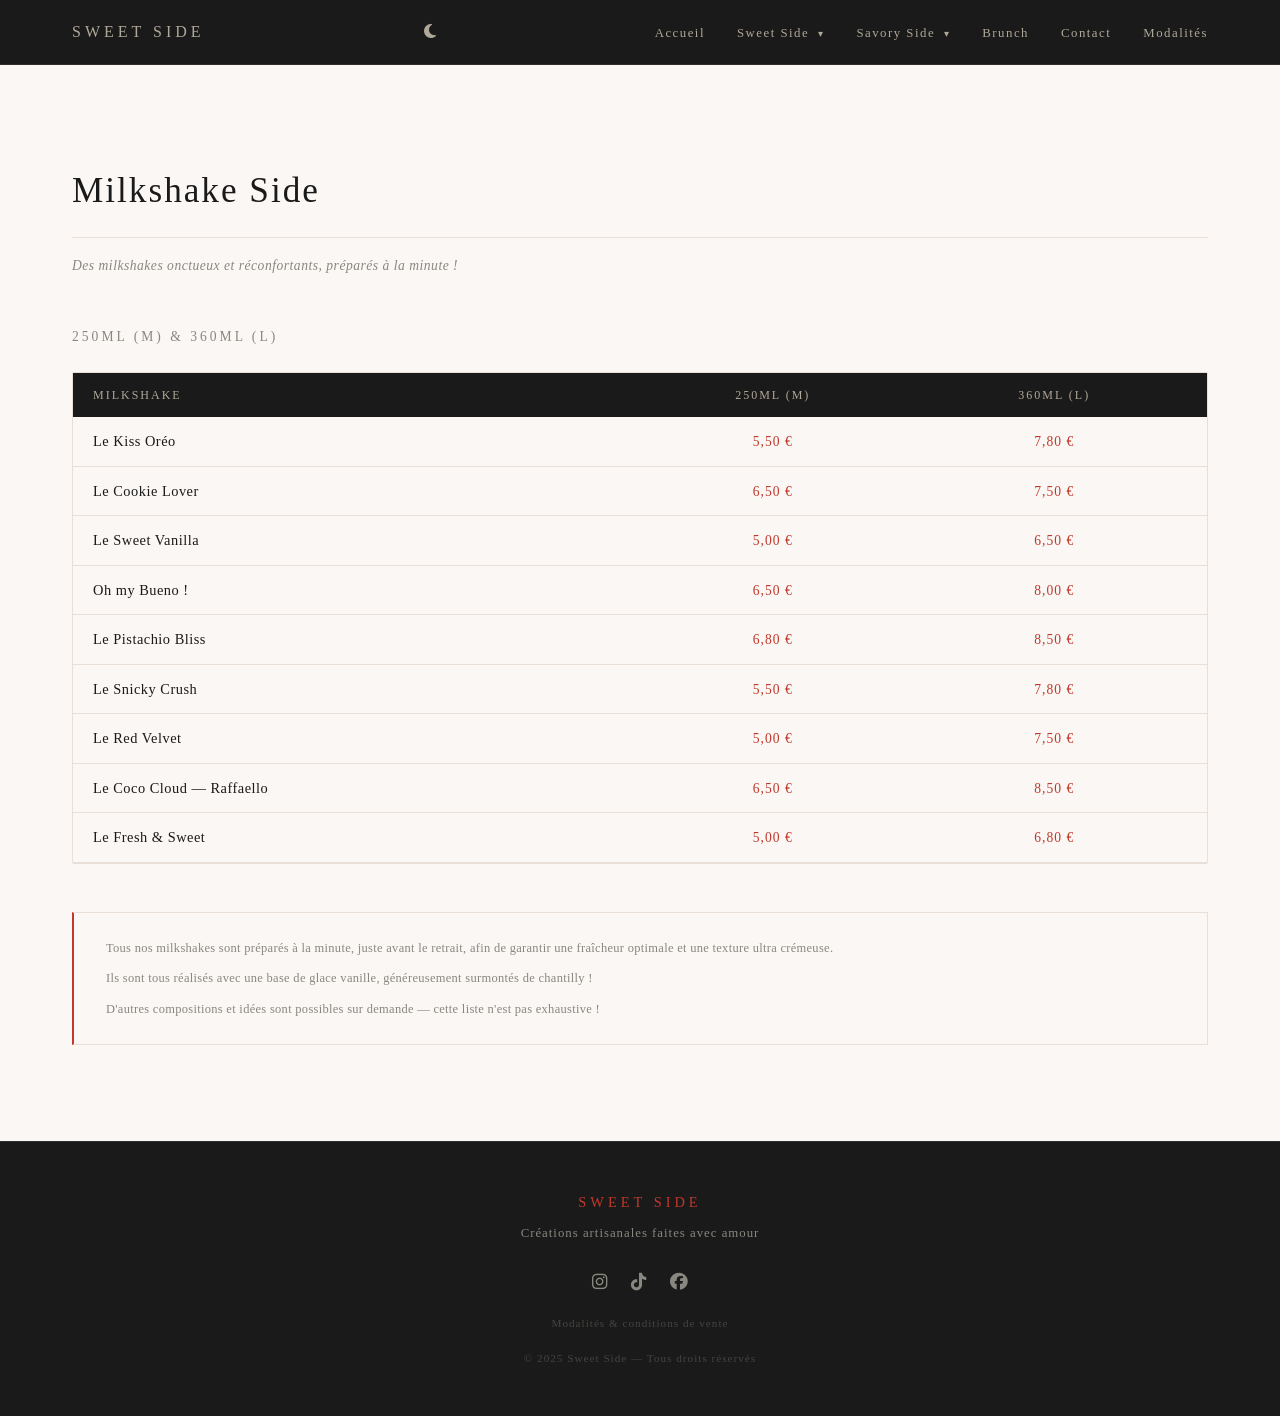
<file: drinks.html>
<!DOCTYPE html>
<html lang="fr">
<head>
  <meta charset="UTF-8" />
  <meta name="viewport" content="width=device-width, initial-scale=1.0" />
  <title>Sweet Side — Drinks</title>
  <link rel="stylesheet" href="assets/css/style.css" />
  <link rel="stylesheet" href="https://cdnjs.cloudflare.com/ajax/libs/font-awesome/6.5.0/css/all.min.css" />
</head>
<button class="back-to-top" id="back-to-top">
  <i class="fa-solid fa-arrow-up"></i>
</button>
<body>

  <!-- HEADER / NAVBAR -->
  <header class="header">
    <div class="header__inner">

      <a href="index.html" class="header__logo">SWEET SIDE</a>
      <button class="theme-toggle" id="theme-toggle">
        <i class="fa-solid fa-moon"></i>
      </button>

      <nav class="navbar">
        <button class="burger" id="burger">
          <span class="burger__line"></span>
          <span class="burger__line"></span>
          <span class="burger__line"></span>
        </button>
        <ul class="navbar__list">

          <li class="navbar__item">
            <a href="index.html" class="navbar__link">Accueil</a>
          </li>

          <!-- SWEET SIDE dropdown -->
          <li class="navbar__item navbar__item--dropdown">
            <span class="navbar__link navbar__link--dropdown">
              Sweet Side <span class="navbar__arrow">▾</span>
            </span>
            <ul class="dropdown">
              <li><a href="sweet.html#cookies" class="dropdown__link">Cookies</a></li>
              <li><a href="sweet.html#pizza-cookies" class="dropdown__link">Pizza cookies</a></li>
              <li><a href="sweet.html#brownies" class="dropdown__link">Brownies & blondies</a></li>
              <li><a href="sweet.html#box" class="dropdown__link">Box Side</a></li>
              <li><a href="desserts.html#tiramisu" class="dropdown__link">Tiramisu</a></li>
              <li><a href="desserts.html#cakes" class="dropdown__link">Cakes</a></li>
              <li><a href="desserts.html#desserts" class="dropdown__link">Desserts</a></li>
              <li><a href="spreads.html#caramel" class="dropdown__link">Caramel</a></li>
              <li><a href="spreads.html#praline" class="dropdown__link">Praliné</a></li>
              <li><a href="drinks.html" class="dropdown__link">Milkshakes</a></li>
            </ul>
          </li>

          <!-- SAVORY SIDE dropdown -->
          <li class="navbar__item navbar__item--dropdown">
            <span class="navbar__link navbar__link--dropdown">
              Savory Side <span class="navbar__arrow">▾</span>
            </span>
            <ul class="dropdown">
              <li><a href="savory.html#buffet" class="dropdown__link">Buffet Side</a></li>
              <li><a href="savory.html#bread" class="dropdown__link">Bread Side</a></li>
            </ul>
          </li>

          <li class="navbar__item">
            <a href="brunch.html" class="navbar__link">Brunch</a>
          </li>

          <li class="navbar__item">
            <a href="contact.html" class="navbar__link">Contact</a>
          </li>

          <li class="navbar__item">
            <a href="modalites.html" class="navbar__link">Modalités</a>
          </li>

        </ul>
      </nav>

    </div>
  </header>

  <!-- CONTENU PRINCIPAL -->
  <main>
    <!-- MILKSHAKES -->
    <section id="milkshakes" class="section">
      <h2 class="section__title">Milkshake Side</h2>
      <p class="section__desc">Des milkshakes onctueux et réconfortants, préparés à la minute !</p>

      <h3 class="category__title">250ml (M) & 360ml (L)</h3>
      <div class="tiramisu__table">
        <div class="tiramisu__header">
          <span class="tiramisu__col-price" style="text-align:left">Milkshake</span>
          <span class="tiramisu__col-price">250ml (M)</span>
          <span class="tiramisu__col-price">360ml (L)</span>
        </div>

        <div class="tiramisu__row fade-in">
          <span class="tiramisu__name">Le Kiss Oréo</span>
          <span class="tiramisu__price">5,50 €</span>
          <span class="tiramisu__price">7,80 €</span>
        </div>
        <div class="tiramisu__row fade-in">
          <span class="tiramisu__name">Le Cookie Lover</span>
          <span class="tiramisu__price">6,50 €</span>
          <span class="tiramisu__price">7,50 €</span>
        </div>
        <div class="tiramisu__row fade-in">
          <span class="tiramisu__name">Le Sweet Vanilla</span>
          <span class="tiramisu__price">5,00 €</span>
          <span class="tiramisu__price">6,50 €</span>
        </div>
        <div class="tiramisu__row fade-in">
          <span class="tiramisu__name">Oh my Bueno !</span>
          <span class="tiramisu__price">6,50 €</span>
          <span class="tiramisu__price">8,00 €</span>
        </div>
        <div class="tiramisu__row fade-in">
          <span class="tiramisu__name">Le Pistachio Bliss</span>
          <span class="tiramisu__price">6,80 €</span>
          <span class="tiramisu__price">8,50 €</span>
        </div>
        <div class="tiramisu__row fade-in">
          <span class="tiramisu__name">Le Snicky Crush</span>
          <span class="tiramisu__price">5,50 €</span>
          <span class="tiramisu__price">7,80 €</span>
        </div>
        <div class="tiramisu__row fade-in">
          <span class="tiramisu__name">Le Red Velvet</span>
          <span class="tiramisu__price">5,00 €</span>
          <span class="tiramisu__price">7,50 €</span>
        </div>
        <div class="tiramisu__row fade-in">
          <span class="tiramisu__name">Le Coco Cloud — Raffaello</span>
          <span class="tiramisu__price">6,50 €</span>
          <span class="tiramisu__price">8,50 €</span>
        </div>
        <div class="tiramisu__row fade-in">
          <span class="tiramisu__name">Le Fresh & Sweet</span>
          <span class="tiramisu__price">5,00 €</span>
          <span class="tiramisu__price">6,80 €</span>
        </div>

      </div>

      <div class="cookies__mentions">
        <p>Tous nos milkshakes sont préparés à la minute, juste avant le retrait, afin de garantir une fraîcheur optimale et une texture ultra crémeuse.</p>
        <p>Ils sont tous réalisés avec une base de glace vanille, généreusement surmontés de chantilly !</p>
        <p>D'autres compositions et idées sont possibles sur demande — cette liste n'est pas exhaustive !</p>
      </div>

    </section>
  </main>

  <!-- FOOTER -->
  <footer class="footer">
    <p class="footer__name">SWEET SIDE</p>
    <p class="footer__tagline">Créations artisanales faites avec amour</p>
    <div class="footer__socials">
      <a href="https://www.instagram.com/sweet_side_lalouviere/" target="_blank" class="footer__social-link">
        <i class="fa-brands fa-instagram"></i>
      </a>
      <a href="https://www.tiktok.com/@sweetside.lalouviere" target="_blank" class="footer__social-link">
        <i class="fa-brands fa-tiktok"></i>
      </a>
      <a href="https://www.facebook.com/profile.php?id=61564820981192" target="_blank" class="footer__social-link">
        <i class="fa-brands fa-facebook"></i>
      </a>
    </div>
    <a href="modalites.html" class="footer__modalites">Modalités & conditions de vente</a>
    <p class="footer__copy">&copy; 2025 Sweet Side — Tous droits réservés</p>
  </footer>

  <script src="assets/js/script.js"></script>
</body>
</html>
</file>
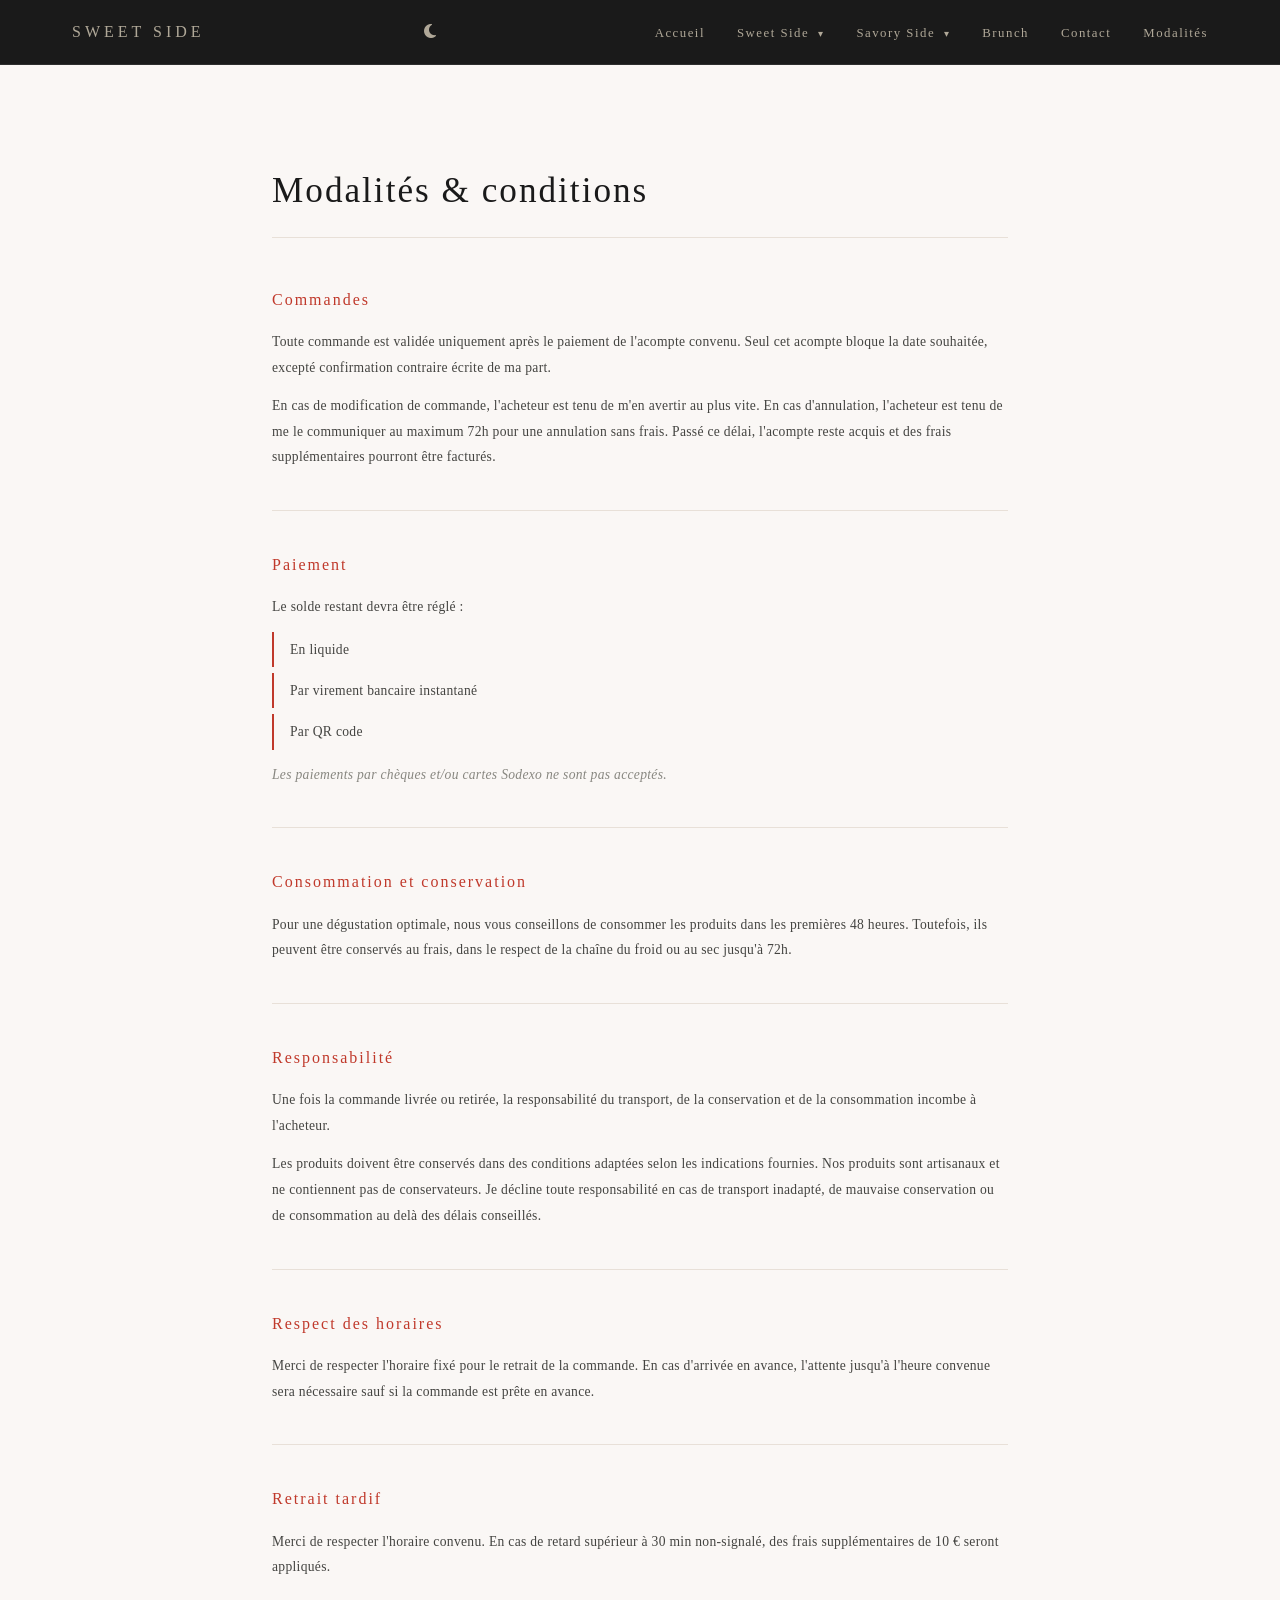
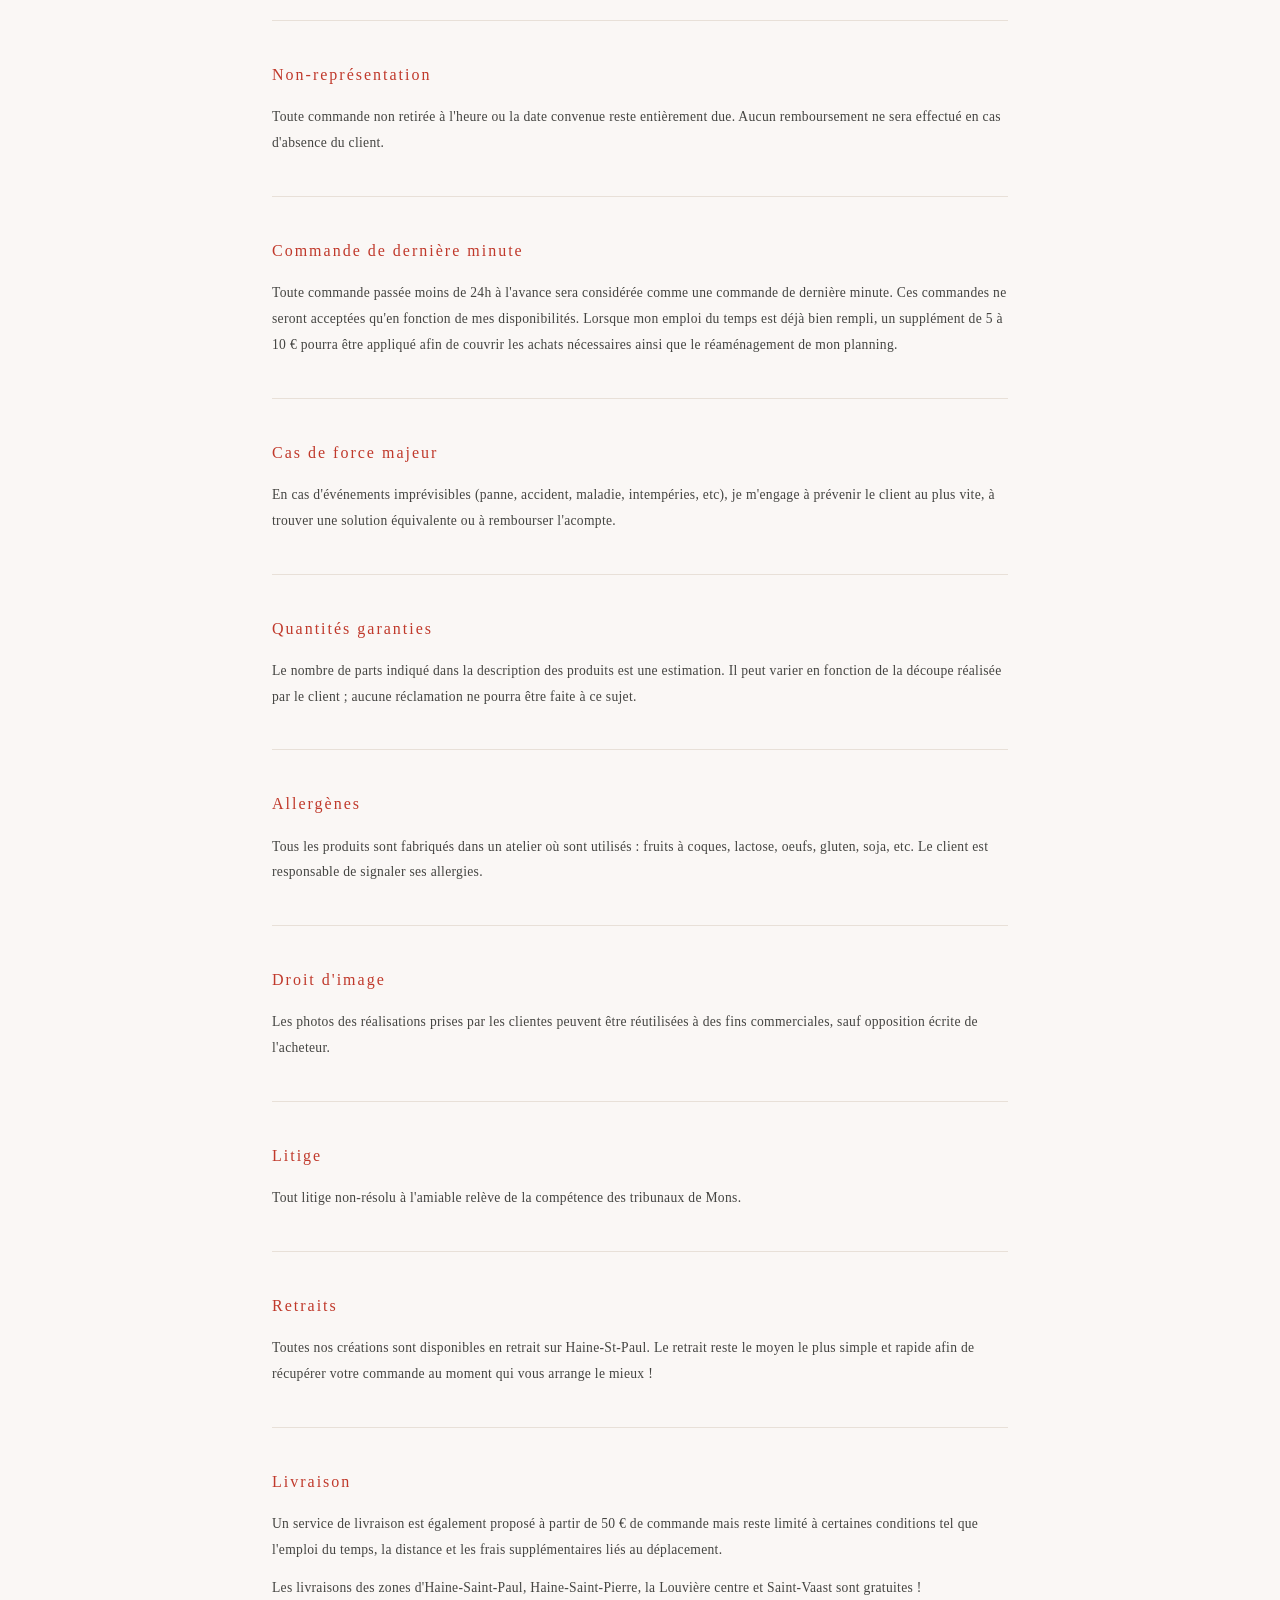
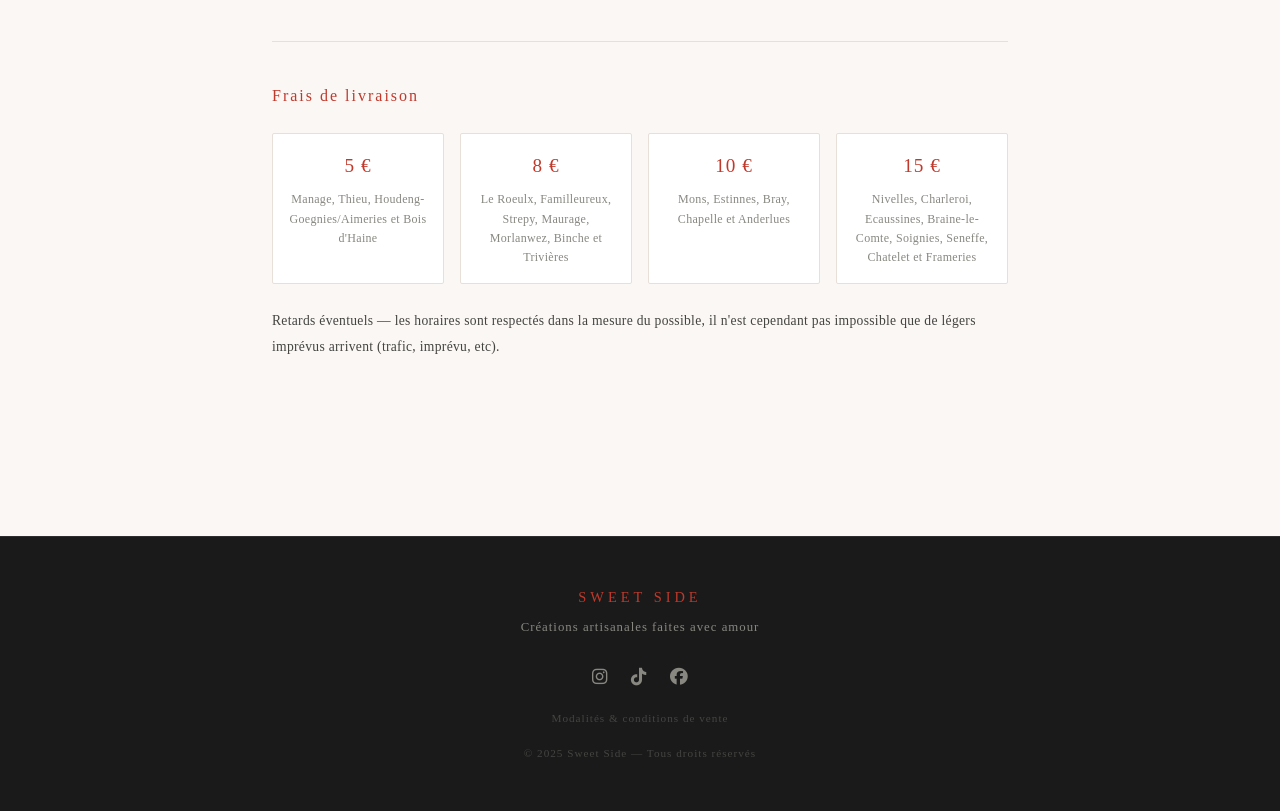
<file: modalites.html>
<!DOCTYPE html>
<html lang="fr">
<head>
  <meta charset="UTF-8" />
  <meta name="viewport" content="width=device-width, initial-scale=1.0" />
  <title>Sweet Side — Modalités</title>
  <link rel="stylesheet" href="assets/css/style.css" />
  <link rel="stylesheet" href="https://cdnjs.cloudflare.com/ajax/libs/font-awesome/6.5.0/css/all.min.css" />
</head>
<button class="back-to-top" id="back-to-top">
  <i class="fa-solid fa-arrow-up"></i>
</button>
<body>

  <!-- HEADER / NAVBAR -->
  <header class="header">
    <div class="header__inner">

      <a href="index.html" class="header__logo">SWEET SIDE</a>
      <button class="theme-toggle" id="theme-toggle">
        <i class="fa-solid fa-moon"></i>
      </button>

      <nav class="navbar">
        <button class="burger" id="burger">
          <span class="burger__line"></span>
          <span class="burger__line"></span>
          <span class="burger__line"></span>
        </button>
        <ul class="navbar__list">

          <li class="navbar__item">
            <a href="index.html" class="navbar__link">Accueil</a>
          </li>

          <!-- SWEET SIDE dropdown -->
          <li class="navbar__item navbar__item--dropdown">
            <span class="navbar__link navbar__link--dropdown">
              Sweet Side <span class="navbar__arrow">▾</span>
            </span>
            <ul class="dropdown">
              <li><a href="sweet.html#cookies" class="dropdown__link">Cookies</a></li>
              <li><a href="sweet.html#pizza-cookies" class="dropdown__link">Pizza cookies</a></li>
              <li><a href="sweet.html#brownies" class="dropdown__link">Brownies & blondies</a></li>
              <li><a href="sweet.html#box" class="dropdown__link">Box Side</a></li>
              <li><a href="desserts.html#tiramisu" class="dropdown__link">Tiramisu</a></li>
              <li><a href="desserts.html#cakes" class="dropdown__link">Cakes</a></li>
              <li><a href="desserts.html#desserts" class="dropdown__link">Desserts</a></li>
              <li><a href="spreads.html#caramel" class="dropdown__link">Caramel</a></li>
              <li><a href="spreads.html#praline" class="dropdown__link">Praliné</a></li>
              <li><a href="drinks.html" class="dropdown__link">Milkshakes</a></li>
            </ul>
          </li>

          <!-- SAVORY SIDE dropdown -->
          <li class="navbar__item navbar__item--dropdown">
            <span class="navbar__link navbar__link--dropdown">
              Savory Side <span class="navbar__arrow">▾</span>
            </span>
            <ul class="dropdown">
              <li><a href="savory.html#buffet" class="dropdown__link">Buffet Side</a></li>
              <li><a href="savory.html#bread" class="dropdown__link">Bread Side</a></li>
            </ul>
          </li>

          <li class="navbar__item">
            <a href="brunch.html" class="navbar__link">Brunch</a>
          </li>

          <li class="navbar__item">
            <a href="contact.html" class="navbar__link">Contact</a>
          </li>

          <li class="navbar__item">
            <a href="modalites.html" class="navbar__link">Modalités</a>
          </li>

        </ul>
      </nav>

    </div>
  </header>

  <!-- CONTENU PRINCIPAL -->
  <main>
    <section class="section section--modalites">
      <h2 class="section__title">Modalités & conditions</h2>

      <!-- COMMANDES -->
      <div class="modalite__bloc fade-in">
        <h3 class="modalite__titre">Commandes</h3>
        <p class="modalite__texte">Toute commande est validée uniquement après le paiement de l'acompte convenu. Seul cet acompte bloque la date souhaitée, excepté confirmation contraire écrite de ma part.</p>
        <p class="modalite__texte">En cas de modification de commande, l'acheteur est tenu de m'en avertir au plus vite. En cas d'annulation, l'acheteur est tenu de me le communiquer au maximum 72h pour une annulation sans frais. Passé ce délai, l'acompte reste acquis et des frais supplémentaires pourront être facturés.</p>
      </div>

      <!-- PAIEMENT -->
      <div class="modalite__bloc fade-in">
        <h3 class="modalite__titre">Paiement</h3>
        <p class="modalite__texte">Le solde restant devra être réglé :</p>
        <ul class="modalite__liste">
          <li>En liquide</li>
          <li>Par virement bancaire instantané</li>
          <li>Par QR code</li>
        </ul>
        <p class="modalite__texte modalite__texte--warning">Les paiements par chèques et/ou cartes Sodexo ne sont pas acceptés.</p>
      </div>

      <!-- CONSOMMATION ET CONSERVATION -->
      <div class="modalite__bloc fade-in">
        <h3 class="modalite__titre">Consommation et conservation</h3>
        <p class="modalite__texte">Pour une dégustation optimale, nous vous conseillons de consommer les produits dans les premières 48 heures. Toutefois, ils peuvent être conservés au frais, dans le respect de la chaîne du froid ou au sec jusqu'à 72h.</p>
      </div>

      <!-- RESPONSABILITÉ -->
      <div class="modalite__bloc fade-in">
        <h3 class="modalite__titre">Responsabilité</h3>
        <p class="modalite__texte">Une fois la commande livrée ou retirée, la responsabilité du transport, de la conservation et de la consommation incombe à l'acheteur.</p>
        <p class="modalite__texte">Les produits doivent être conservés dans des conditions adaptées selon les indications fournies. Nos produits sont artisanaux et ne contiennent pas de conservateurs. Je décline toute responsabilité en cas de transport inadapté, de mauvaise conservation ou de consommation au delà des délais conseillés.</p>
      </div>

      <!-- RESPECT DES HORAIRES -->
      <div class="modalite__bloc fade-in">
        <h3 class="modalite__titre">Respect des horaires</h3>
        <p class="modalite__texte">Merci de respecter l'horaire fixé pour le retrait de la commande. En cas d'arrivée en avance, l'attente jusqu'à l'heure convenue sera nécessaire sauf si la commande est prête en avance.</p>
      </div>

      <!-- RETRAIT TARDIF -->
      <div class="modalite__bloc fade-in">
        <h3 class="modalite__titre">Retrait tardif</h3>
        <p class="modalite__texte">Merci de respecter l'horaire convenu. En cas de retard supérieur à 30 min non-signalé, des frais supplémentaires de 10 € seront appliqués.</p>
      </div>

      <!-- NON-REPRÉSENTATION -->
      <div class="modalite__bloc fade-in">
        <h3 class="modalite__titre">Non-représentation</h3>
        <p class="modalite__texte">Toute commande non retirée à l'heure ou la date convenue reste entièrement due. Aucun remboursement ne sera effectué en cas d'absence du client.</p>
      </div>

      <!-- COMMANDE DE DERNIÈRE MINUTE -->
      <div class="modalite__bloc fade-in">
        <h3 class="modalite__titre">Commande de dernière minute</h3>
        <p class="modalite__texte">Toute commande passée moins de 24h à l'avance sera considérée comme une commande de dernière minute. Ces commandes ne seront acceptées qu'en fonction de mes disponibilités. Lorsque mon emploi du temps est déjà bien rempli, un supplément de 5 à 10 € pourra être appliqué afin de couvrir les achats nécessaires ainsi que le réaménagement de mon planning.</p>
      </div>

      <!-- CAS DE FORCE MAJEUR -->
      <div class="modalite__bloc fade-in">
        <h3 class="modalite__titre">Cas de force majeur</h3>
        <p class="modalite__texte">En cas d'événements imprévisibles (panne, accident, maladie, intempéries, etc), je m'engage à prévenir le client au plus vite, à trouver une solution équivalente ou à rembourser l'acompte.</p>
      </div>

      <!-- QUANTITÉS GARANTIES -->
      <div class="modalite__bloc fade-in">
        <h3 class="modalite__titre">Quantités garanties</h3>
        <p class="modalite__texte">Le nombre de parts indiqué dans la description des produits est une estimation. Il peut varier en fonction de la découpe réalisée par le client ; aucune réclamation ne pourra être faite à ce sujet.</p>
      </div>

      <!-- ALLERGÈNES -->
      <div class="modalite__bloc fade-in">
        <h3 class="modalite__titre">Allergènes</h3>
        <p class="modalite__texte">Tous les produits sont fabriqués dans un atelier où sont utilisés : fruits à coques, lactose, oeufs, gluten, soja, etc. Le client est responsable de signaler ses allergies.</p>
      </div>

      <!-- DROIT D'IMAGE -->
      <div class="modalite__bloc fade-in">
        <h3 class="modalite__titre">Droit d'image</h3>
        <p class="modalite__texte">Les photos des réalisations prises par les clientes peuvent être réutilisées à des fins commerciales, sauf opposition écrite de l'acheteur.</p>
      </div>

      <!-- LITIGE -->
      <div class="modalite__bloc fade-in">
        <h3 class="modalite__titre">Litige</h3>
        <p class="modalite__texte">Tout litige non-résolu à l'amiable relève de la compétence des tribunaux de Mons.</p>
      </div>

      <!-- RETRAITS ET LIVRAISONS -->
      <div class="modalite__bloc fade-in">
        <h3 class="modalite__titre">Retraits</h3>
        <p class="modalite__texte">Toutes nos créations sont disponibles en retrait sur Haine-St-Paul. Le retrait reste le moyen le plus simple et rapide afin de récupérer votre commande au moment qui vous arrange le mieux !</p>
      </div>

      <div class="modalite__bloc fade-in">
        <h3 class="modalite__titre">Livraison</h3>
        <p class="modalite__texte">Un service de livraison est également proposé à partir de 50 € de commande mais reste limité à certaines conditions tel que l'emploi du temps, la distance et les frais supplémentaires liés au déplacement.</p>
        <p class="modalite__texte">Les livraisons des zones d'Haine-Saint-Paul, Haine-Saint-Pierre, la Louvière centre et Saint-Vaast sont gratuites !</p>
      </div>

      <!-- FRAIS DE LIVRAISON -->
      <div class="modalite__bloc fade-in">
        <h3 class="modalite__titre">Frais de livraison</h3>
        <div class="livraison__grid">
          <div class="livraison__zone">
            <span class="livraison__prix">5 €</span>
            <p class="livraison__villes">Manage, Thieu, Houdeng-Goegnies/Aimeries et Bois d'Haine</p>
          </div>
          <div class="livraison__zone">
            <span class="livraison__prix">8 €</span>
            <p class="livraison__villes">Le Roeulx, Familleureux, Strepy, Maurage, Morlanwez, Binche et Trivières</p>
          </div>
          <div class="livraison__zone">
            <span class="livraison__prix">10 €</span>
            <p class="livraison__villes">Mons, Estinnes, Bray, Chapelle et Anderlues</p>
          </div>
          <div class="livraison__zone">
            <span class="livraison__prix">15 €</span>
            <p class="livraison__villes">Nivelles, Charleroi, Ecaussines, Braine-le-Comte, Soignies, Seneffe, Chatelet et Frameries</p>
          </div>
        </div>
        <p class="modalite__texte">Retards éventuels — les horaires sont respectés dans la mesure du possible, il n'est cependant pas impossible que de légers imprévus arrivent (trafic, imprévu, etc).</p>
      </div>

    </section>
  </main>

  <!-- FOOTER -->
  <footer class="footer">
    <p class="footer__name">SWEET SIDE</p>
    <p class="footer__tagline">Créations artisanales faites avec amour</p>
    <div class="footer__socials">
      <a href="https://www.instagram.com/sweet_side_lalouviere/" target="_blank" class="footer__social-link">
        <i class="fa-brands fa-instagram"></i>
      </a>
      <a href="https://www.tiktok.com/@sweetside.lalouviere" target="_blank" class="footer__social-link">
        <i class="fa-brands fa-tiktok"></i>
      </a>
      <a href="https://www.facebook.com/profile.php?id=61564820981192" target="_blank" class="footer__social-link">
        <i class="fa-brands fa-facebook"></i>
      </a>
    </div>
    <a href="modalites.html" class="footer__modalites">Modalités & conditions de vente</a>
    <p class="footer__copy">&copy; 2025 Sweet Side — Tous droits réservés</p>
  </footer>

  <script src="assets/js/script.js"></script>
</body>
</html>
</file>
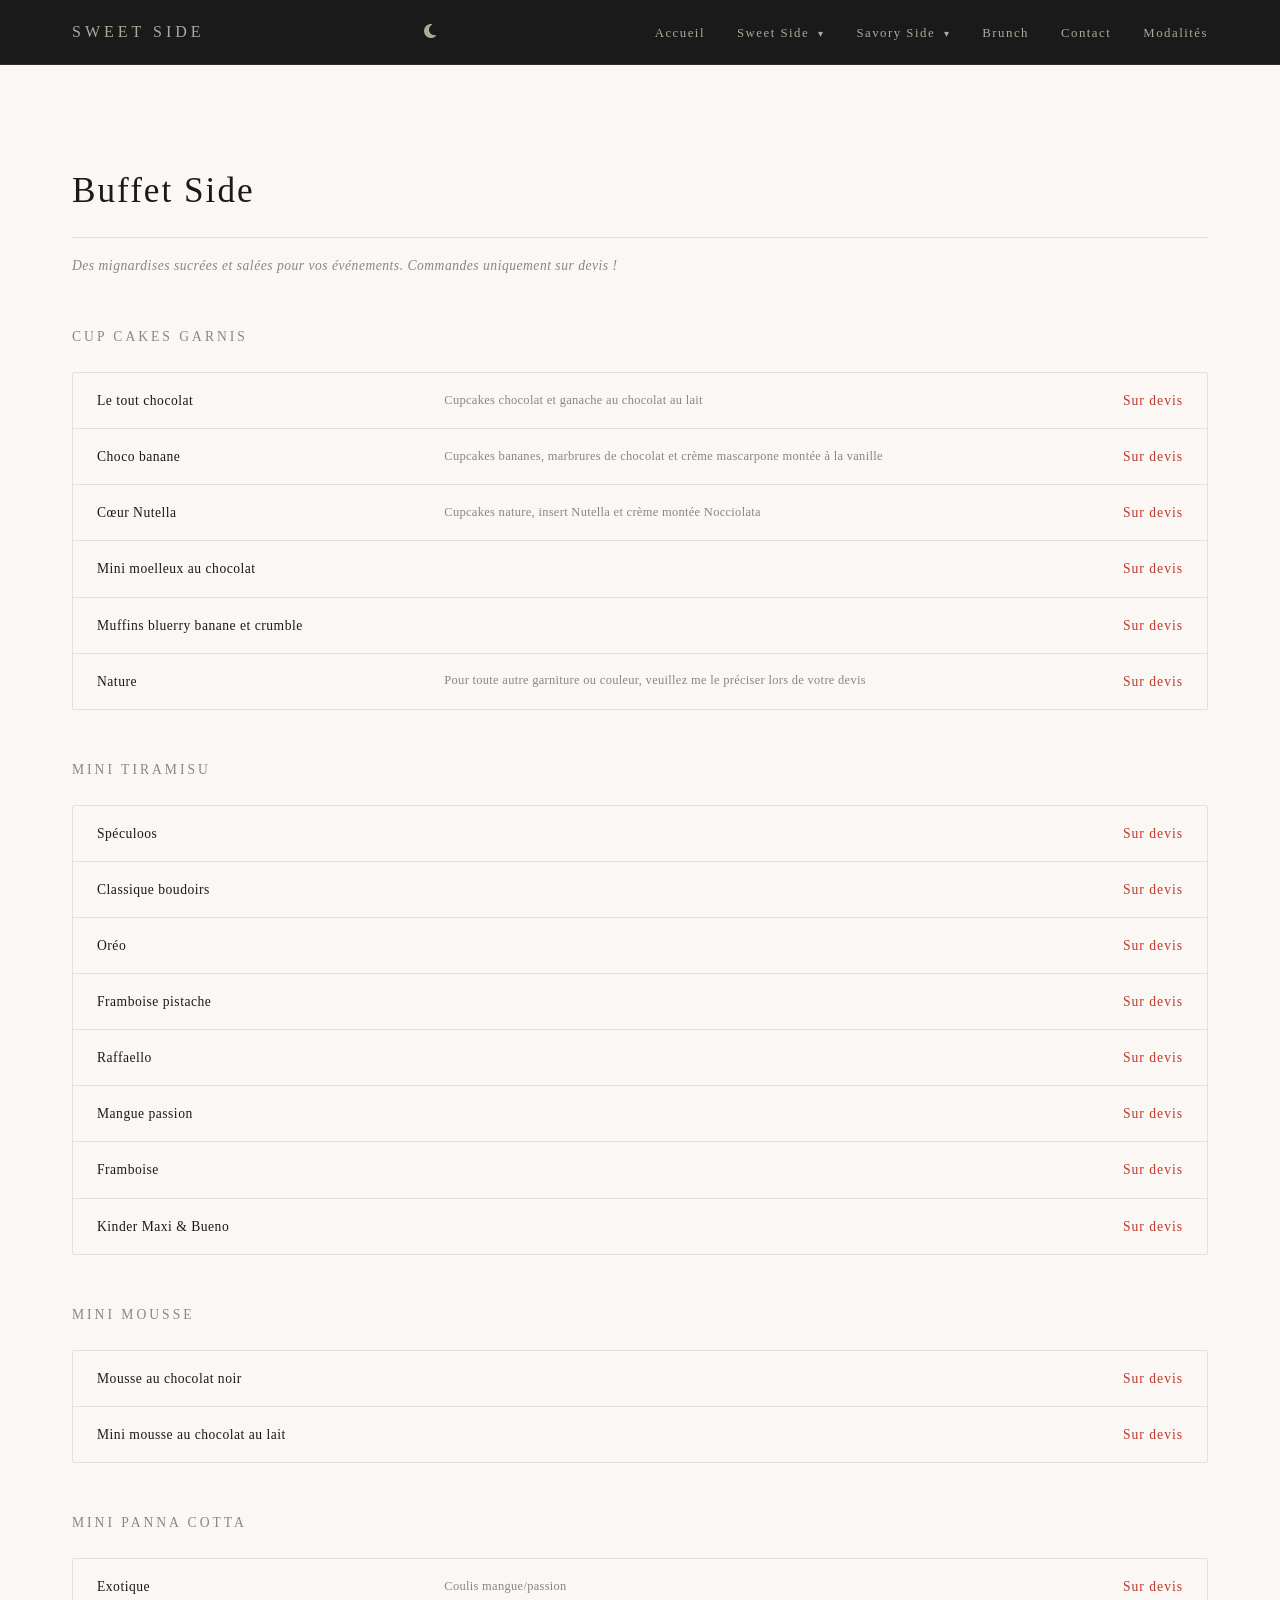
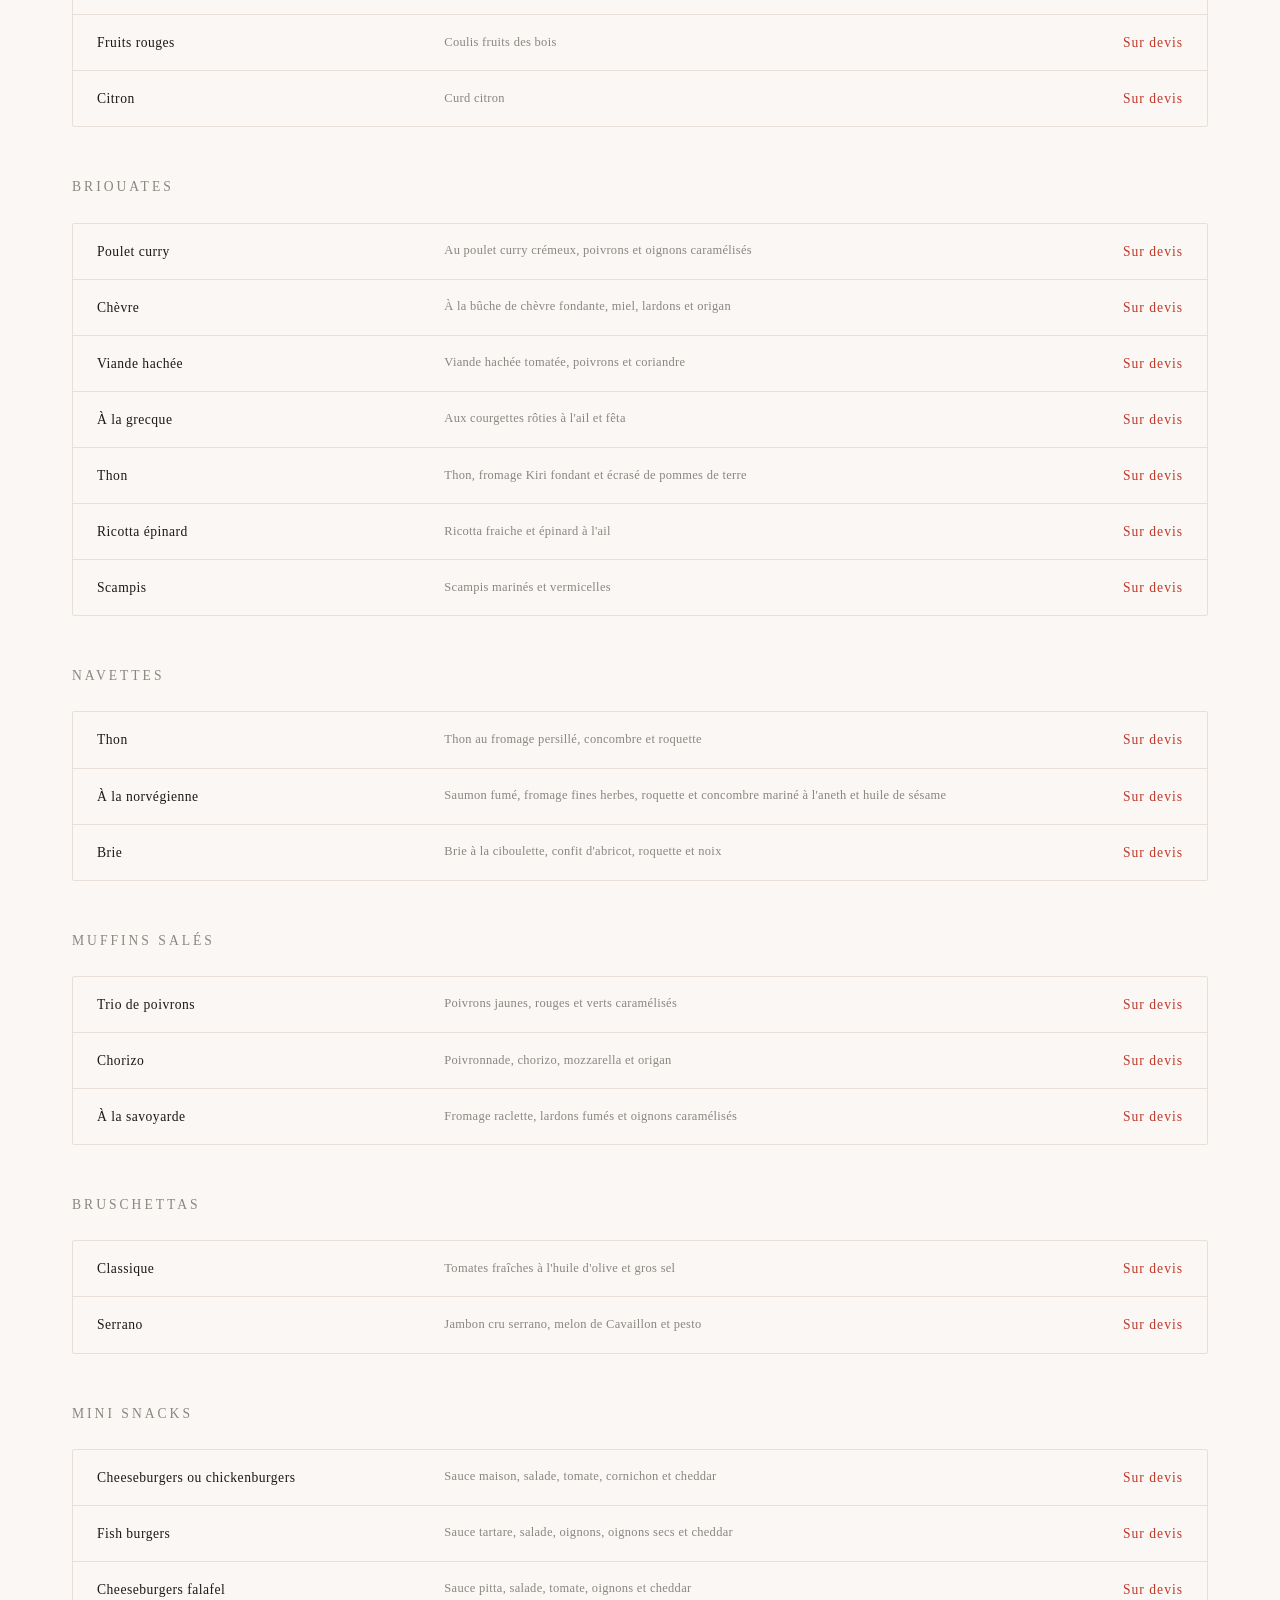
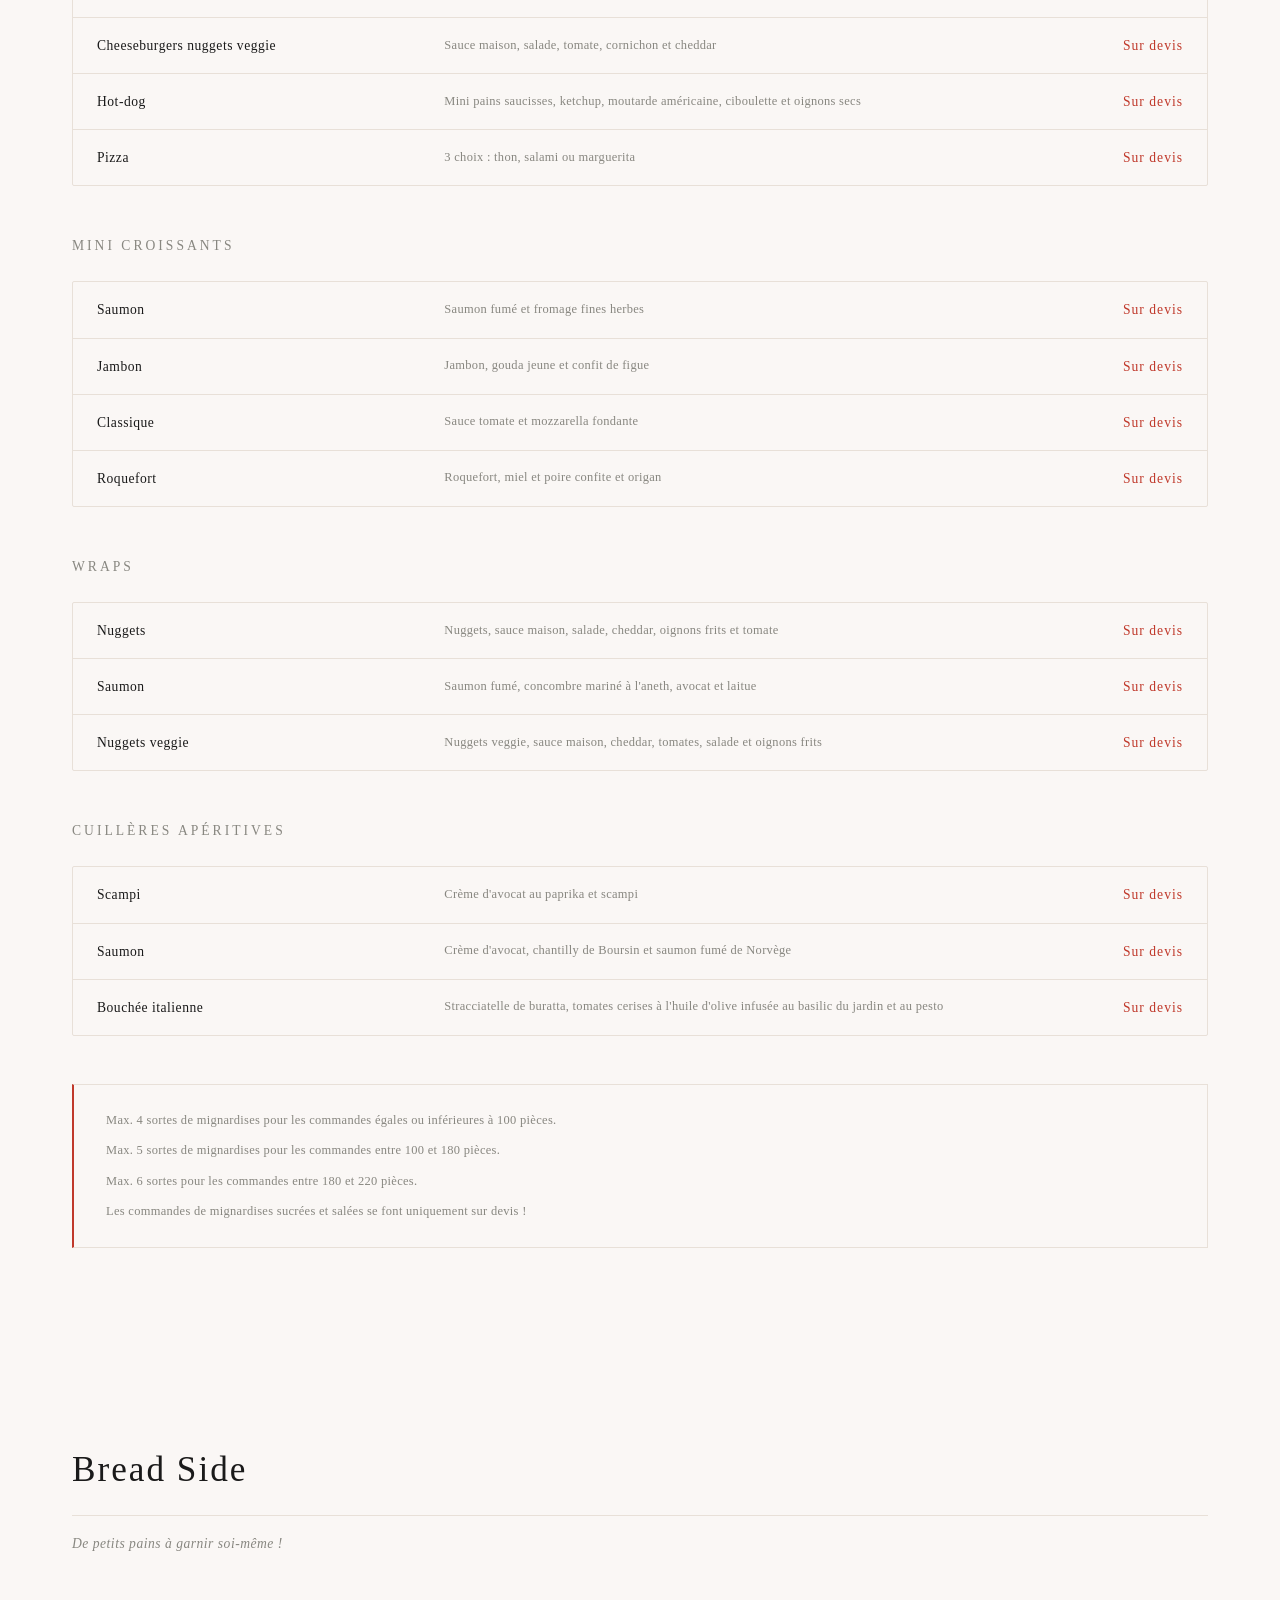
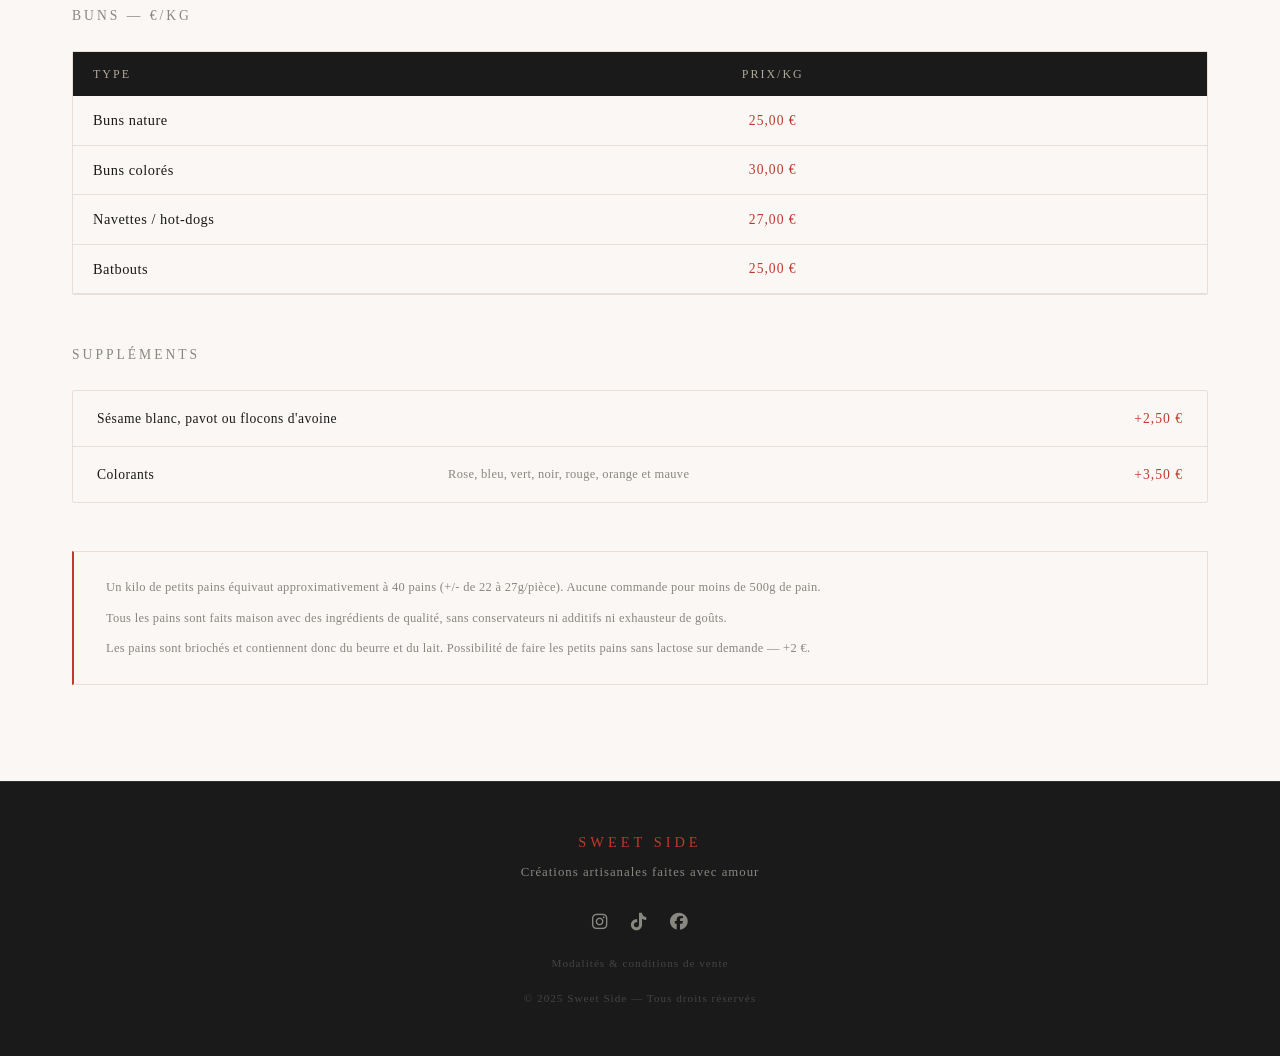
<file: savory.html>
<!DOCTYPE html>
<html lang="fr">
<head>
  <meta charset="UTF-8" />
  <meta name="viewport" content="width=device-width, initial-scale=1.0" />
  <title>Sweet Side — Savory</title>
  <link rel="stylesheet" href="assets/css/style.css" />
  <link rel="stylesheet" href="https://cdnjs.cloudflare.com/ajax/libs/font-awesome/6.5.0/css/all.min.css" />
</head>
<button class="back-to-top" id="back-to-top">
  <i class="fa-solid fa-arrow-up"></i>
</button>
<body>

  <!-- HEADER / NAVBAR -->
  <header class="header">
    <div class="header__inner">

      <a href="index.html" class="header__logo">SWEET SIDE</a>
      <button class="theme-toggle" id="theme-toggle">
        <i class="fa-solid fa-moon"></i>
      </button>

      <nav class="navbar">
        <button class="burger" id="burger">
          <span class="burger__line"></span>
          <span class="burger__line"></span>
          <span class="burger__line"></span>
        </button>
        <ul class="navbar__list">

          <li class="navbar__item">
            <a href="index.html" class="navbar__link">Accueil</a>
          </li>

          <!-- SWEET SIDE dropdown -->
          <li class="navbar__item navbar__item--dropdown">
            <span class="navbar__link navbar__link--dropdown">
              Sweet Side <span class="navbar__arrow">▾</span>
            </span>
            <ul class="dropdown">
              <li><a href="sweet.html#cookies" class="dropdown__link">Cookies</a></li>
              <li><a href="sweet.html#pizza-cookies" class="dropdown__link">Pizza cookies</a></li>
              <li><a href="sweet.html#brownies" class="dropdown__link">Brownies & blondies</a></li>
              <li><a href="sweet.html#box" class="dropdown__link">Box Side</a></li>
              <li><a href="desserts.html#tiramisu" class="dropdown__link">Tiramisu</a></li>
              <li><a href="desserts.html#cakes" class="dropdown__link">Cakes</a></li>
              <li><a href="desserts.html#desserts" class="dropdown__link">Desserts</a></li>
              <li><a href="spreads.html#caramel" class="dropdown__link">Caramel</a></li>
              <li><a href="spreads.html#praline" class="dropdown__link">Praliné</a></li>
              <li><a href="drinks.html" class="dropdown__link">Milkshakes</a></li>
            </ul>
          </li>

          <!-- SAVORY SIDE dropdown -->
          <li class="navbar__item navbar__item--dropdown">
            <span class="navbar__link navbar__link--dropdown">
              Savory Side <span class="navbar__arrow">▾</span>
            </span>
            <ul class="dropdown">
              <li><a href="savory.html#buffet" class="dropdown__link">Buffet Side</a></li>
              <li><a href="savory.html#bread" class="dropdown__link">Bread Side</a></li>
            </ul>
          </li>

          <li class="navbar__item">
            <a href="brunch.html" class="navbar__link">Brunch</a>
          </li>

          <li class="navbar__item">
            <a href="contact.html" class="navbar__link">Contact</a>
          </li>

          <li class="navbar__item">
            <a href="modalites.html" class="navbar__link">Modalités</a>
          </li>

        </ul>
      </nav>

    </div>
  </header>

  <!-- CONTENU PRINCIPAL -->
  <main>
    <!-- BUFFET SIDE SUCRÉ -->
    <section id="buffet" class="section">
      <h2 class="section__title">Buffet Side</h2>
      <p class="section__desc">Des mignardises sucrées et salées pour vos événements. Commandes uniquement sur devis !</p>

      <h3 class="category__title">Cup cakes garnis</h3>
      <div class="brownie__options">
        <div class="brownie__option-item">
          <span class="brownie__option-name">Le tout chocolat</span>
          <span class="brownie__option-desc">Cupcakes chocolat et ganache au chocolat au lait</span>
          <span class="brownie__option-price">Sur devis</span>
        </div>
        <div class="brownie__option-item">
          <span class="brownie__option-name">Choco banane</span>
          <span class="brownie__option-desc">Cupcakes bananes, marbrures de chocolat et crème mascarpone montée à la vanille</span>
          <span class="brownie__option-price">Sur devis</span>
        </div>
        <div class="brownie__option-item">
          <span class="brownie__option-name">Cœur Nutella</span>
          <span class="brownie__option-desc">Cupcakes nature, insert Nutella et crème montée Nocciolata</span>
          <span class="brownie__option-price">Sur devis</span>
        </div>
        <div class="brownie__option-item">
          <span class="brownie__option-name">Mini moelleux au chocolat</span>
          <span class="brownie__option-desc"></span>
          <span class="brownie__option-price">Sur devis</span>
        </div>
        <div class="brownie__option-item">
          <span class="brownie__option-name">Muffins bluerry banane et crumble</span>
          <span class="brownie__option-desc"></span>
          <span class="brownie__option-price">Sur devis</span>
        </div>
        <div class="brownie__option-item">
          <span class="brownie__option-name">Nature</span>
          <span class="brownie__option-desc">Pour toute autre garniture ou couleur, veuillez me le préciser lors de votre devis</span>
          <span class="brownie__option-price">Sur devis</span>
        </div>
      </div>

      <h3 class="category__title">Mini tiramisu</h3>
      <div class="brownie__options">
        <div class="brownie__option-item">
          <span class="brownie__option-name">Spéculoos</span>
          <span class="brownie__option-desc"></span>
          <span class="brownie__option-price">Sur devis</span>
        </div>
        <div class="brownie__option-item">
          <span class="brownie__option-name">Classique boudoirs</span>
          <span class="brownie__option-desc"></span>
          <span class="brownie__option-price">Sur devis</span>
        </div>
        <div class="brownie__option-item">
          <span class="brownie__option-name">Oréo</span>
          <span class="brownie__option-desc"></span>
          <span class="brownie__option-price">Sur devis</span>
        </div>
        <div class="brownie__option-item">
          <span class="brownie__option-name">Framboise pistache</span>
          <span class="brownie__option-desc"></span>
          <span class="brownie__option-price">Sur devis</span>
        </div>
        <div class="brownie__option-item">
          <span class="brownie__option-name">Raffaello</span>
          <span class="brownie__option-desc"></span>
          <span class="brownie__option-price">Sur devis</span>
        </div>
        <div class="brownie__option-item">
          <span class="brownie__option-name">Mangue passion</span>
          <span class="brownie__option-desc"></span>
          <span class="brownie__option-price">Sur devis</span>
        </div>
        <div class="brownie__option-item">
          <span class="brownie__option-name">Framboise</span>
          <span class="brownie__option-desc"></span>
          <span class="brownie__option-price">Sur devis</span>
        </div>
        <div class="brownie__option-item">
          <span class="brownie__option-name">Kinder Maxi & Bueno</span>
          <span class="brownie__option-desc"></span>
          <span class="brownie__option-price">Sur devis</span>
        </div>
      </div>

      <h3 class="category__title">Mini mousse</h3>
      <div class="brownie__options">
        <div class="brownie__option-item">
          <span class="brownie__option-name">Mousse au chocolat noir</span>
          <span class="brownie__option-desc"></span>
          <span class="brownie__option-price">Sur devis</span>
        </div>
        <div class="brownie__option-item">
          <span class="brownie__option-name">Mini mousse au chocolat au lait</span>
          <span class="brownie__option-desc"></span>
          <span class="brownie__option-price">Sur devis</span>
        </div>
      </div>

      <h3 class="category__title">Mini panna cotta</h3>
      <div class="brownie__options">
        <div class="brownie__option-item">
          <span class="brownie__option-name">Exotique</span>
          <span class="brownie__option-desc">Coulis mangue/passion</span>
          <span class="brownie__option-price">Sur devis</span>
        </div>
        <div class="brownie__option-item">
          <span class="brownie__option-name">Fruits rouges</span>
          <span class="brownie__option-desc">Coulis fruits des bois</span>
          <span class="brownie__option-price">Sur devis</span>
        </div>
        <div class="brownie__option-item">
          <span class="brownie__option-name">Citron</span>
          <span class="brownie__option-desc">Curd citron</span>
          <span class="brownie__option-price">Sur devis</span>
        </div>
      </div>

      <h3 class="category__title">Briouates</h3>
      <div class="brownie__options">
        <div class="brownie__option-item">
          <span class="brownie__option-name">Poulet curry</span>
          <span class="brownie__option-desc">Au poulet curry crémeux, poivrons et oignons caramélisés</span>
          <span class="brownie__option-price">Sur devis</span>
        </div>
        <div class="brownie__option-item">
          <span class="brownie__option-name">Chèvre</span>
          <span class="brownie__option-desc">À la bûche de chèvre fondante, miel, lardons et origan</span>
          <span class="brownie__option-price">Sur devis</span>
        </div>
        <div class="brownie__option-item">
          <span class="brownie__option-name">Viande hachée</span>
          <span class="brownie__option-desc">Viande hachée tomatée, poivrons et coriandre</span>
          <span class="brownie__option-price">Sur devis</span>
        </div>
        <div class="brownie__option-item">
          <span class="brownie__option-name">À la grecque</span>
          <span class="brownie__option-desc">Aux courgettes rôties à l'ail et fêta</span>
          <span class="brownie__option-price">Sur devis</span>
        </div>
        <div class="brownie__option-item">
          <span class="brownie__option-name">Thon</span>
          <span class="brownie__option-desc">Thon, fromage Kiri fondant et écrasé de pommes de terre</span>
          <span class="brownie__option-price">Sur devis</span>
        </div>
        <div class="brownie__option-item">
          <span class="brownie__option-name">Ricotta épinard</span>
          <span class="brownie__option-desc">Ricotta fraiche et épinard à l'ail</span>
          <span class="brownie__option-price">Sur devis</span>
        </div>
        <div class="brownie__option-item">
          <span class="brownie__option-name">Scampis</span>
          <span class="brownie__option-desc">Scampis marinés et vermicelles</span>
          <span class="brownie__option-price">Sur devis</span>
        </div>
      </div>

      <h3 class="category__title">Navettes</h3>
      <div class="brownie__options">
        <div class="brownie__option-item">
          <span class="brownie__option-name">Thon</span>
          <span class="brownie__option-desc">Thon au fromage persillé, concombre et roquette</span>
          <span class="brownie__option-price">Sur devis</span>
        </div>
        <div class="brownie__option-item">
          <span class="brownie__option-name">À la norvégienne</span>
          <span class="brownie__option-desc">Saumon fumé, fromage fines herbes, roquette et concombre mariné à l'aneth et huile de sésame</span>
          <span class="brownie__option-price">Sur devis</span>
        </div>
        <div class="brownie__option-item">
          <span class="brownie__option-name">Brie</span>
          <span class="brownie__option-desc">Brie à la ciboulette, confit d'abricot, roquette et noix</span>
          <span class="brownie__option-price">Sur devis</span>
        </div>
      </div>

      <h3 class="category__title">Muffins salés</h3>
      <div class="brownie__options">
        <div class="brownie__option-item">
          <span class="brownie__option-name">Trio de poivrons</span>
          <span class="brownie__option-desc">Poivrons jaunes, rouges et verts caramélisés</span>
          <span class="brownie__option-price">Sur devis</span>
        </div>
        <div class="brownie__option-item">
          <span class="brownie__option-name">Chorizo</span>
          <span class="brownie__option-desc">Poivronnade, chorizo, mozzarella et origan</span>
          <span class="brownie__option-price">Sur devis</span>
        </div>
        <div class="brownie__option-item">
          <span class="brownie__option-name">À la savoyarde</span>
          <span class="brownie__option-desc">Fromage raclette, lardons fumés et oignons caramélisés</span>
          <span class="brownie__option-price">Sur devis</span>
        </div>
      </div>

      <h3 class="category__title">Bruschettas</h3>
      <div class="brownie__options">
        <div class="brownie__option-item">
          <span class="brownie__option-name">Classique</span>
          <span class="brownie__option-desc">Tomates fraîches à l'huile d'olive et gros sel</span>
          <span class="brownie__option-price">Sur devis</span>
        </div>
        <div class="brownie__option-item">
          <span class="brownie__option-name">Serrano</span>
          <span class="brownie__option-desc">Jambon cru serrano, melon de Cavaillon et pesto</span>
          <span class="brownie__option-price">Sur devis</span>
        </div>
      </div>

      <h3 class="category__title">Mini snacks</h3>
      <div class="brownie__options">
        <div class="brownie__option-item">
          <span class="brownie__option-name">Cheeseburgers ou chickenburgers</span>
          <span class="brownie__option-desc">Sauce maison, salade, tomate, cornichon et cheddar</span>
          <span class="brownie__option-price">Sur devis</span>
        </div>
        <div class="brownie__option-item">
          <span class="brownie__option-name">Fish burgers</span>
          <span class="brownie__option-desc">Sauce tartare, salade, oignons, oignons secs et cheddar</span>
          <span class="brownie__option-price">Sur devis</span>
        </div>
        <div class="brownie__option-item">
          <span class="brownie__option-name">Cheeseburgers falafel</span>
          <span class="brownie__option-desc">Sauce pitta, salade, tomate, oignons et cheddar</span>
          <span class="brownie__option-price">Sur devis</span>
        </div>
        <div class="brownie__option-item">
          <span class="brownie__option-name">Cheeseburgers nuggets veggie</span>
          <span class="brownie__option-desc">Sauce maison, salade, tomate, cornichon et cheddar</span>
          <span class="brownie__option-price">Sur devis</span>
        </div>
        <div class="brownie__option-item">
          <span class="brownie__option-name">Hot-dog</span>
          <span class="brownie__option-desc">Mini pains saucisses, ketchup, moutarde américaine, ciboulette et oignons secs</span>
          <span class="brownie__option-price">Sur devis</span>
        </div>
        <div class="brownie__option-item">
          <span class="brownie__option-name">Pizza</span>
          <span class="brownie__option-desc">3 choix : thon, salami ou marguerita</span>
          <span class="brownie__option-price">Sur devis</span>
        </div>
      </div>

      <h3 class="category__title">Mini croissants</h3>
      <div class="brownie__options">
        <div class="brownie__option-item">
          <span class="brownie__option-name">Saumon</span>
          <span class="brownie__option-desc">Saumon fumé et fromage fines herbes</span>
          <span class="brownie__option-price">Sur devis</span>
        </div>
        <div class="brownie__option-item">
          <span class="brownie__option-name">Jambon</span>
          <span class="brownie__option-desc">Jambon, gouda jeune et confit de figue</span>
          <span class="brownie__option-price">Sur devis</span>
        </div>
        <div class="brownie__option-item">
          <span class="brownie__option-name">Classique</span>
          <span class="brownie__option-desc">Sauce tomate et mozzarella fondante</span>
          <span class="brownie__option-price">Sur devis</span>
        </div>
        <div class="brownie__option-item">
          <span class="brownie__option-name">Roquefort</span>
          <span class="brownie__option-desc">Roquefort, miel et poire confite et origan</span>
          <span class="brownie__option-price">Sur devis</span>
        </div>
      </div>

      <h3 class="category__title">Wraps</h3>
      <div class="brownie__options">
        <div class="brownie__option-item">
          <span class="brownie__option-name">Nuggets</span>
          <span class="brownie__option-desc">Nuggets, sauce maison, salade, cheddar, oignons frits et tomate</span>
          <span class="brownie__option-price">Sur devis</span>
        </div>
        <div class="brownie__option-item">
          <span class="brownie__option-name">Saumon</span>
          <span class="brownie__option-desc">Saumon fumé, concombre mariné à l'aneth, avocat et laitue</span>
          <span class="brownie__option-price">Sur devis</span>
        </div>
        <div class="brownie__option-item">
          <span class="brownie__option-name">Nuggets veggie</span>
          <span class="brownie__option-desc">Nuggets veggie, sauce maison, cheddar, tomates, salade et oignons frits</span>
          <span class="brownie__option-price">Sur devis</span>
        </div>
      </div>

      <h3 class="category__title">Cuillères apéritives</h3>
      <div class="brownie__options">
        <div class="brownie__option-item">
          <span class="brownie__option-name">Scampi</span>
          <span class="brownie__option-desc">Crème d'avocat au paprika et scampi</span>
          <span class="brownie__option-price">Sur devis</span>
        </div>
        <div class="brownie__option-item">
          <span class="brownie__option-name">Saumon</span>
          <span class="brownie__option-desc">Crème d'avocat, chantilly de Boursin et saumon fumé de Norvège</span>
          <span class="brownie__option-price">Sur devis</span>
        </div>
        <div class="brownie__option-item">
          <span class="brownie__option-name">Bouchée italienne</span>
          <span class="brownie__option-desc">Stracciatelle de buratta, tomates cerises à l'huile d'olive infusée au basilic du jardin et au pesto</span>
          <span class="brownie__option-price">Sur devis</span>
        </div>
      </div>

      <div class="cookies__mentions">
        <p>Max. 4 sortes de mignardises pour les commandes égales ou inférieures à 100 pièces.</p>
        <p>Max. 5 sortes de mignardises pour les commandes entre 100 et 180 pièces.</p>
        <p>Max. 6 sortes pour les commandes entre 180 et 220 pièces.</p>
        <p>Les commandes de mignardises sucrées et salées se font uniquement sur devis !</p>
      </div>

    </section>

    <!-- BREAD SIDE -->
    <section id="bread" class="section">
      <h2 class="section__title">Bread Side</h2>
      <p class="section__desc">De petits pains à garnir soi-même !</p>

      <h3 class="category__title">Buns — €/kg</h3>
      <div class="tiramisu__table">
        <div class="tiramisu__header">
          <span class="tiramisu__col-price" style="text-align:left">Type</span>
          <span class="tiramisu__col-price">Prix/kg</span>
          <span></span>
        </div>
        <div class="tiramisu__row fade-in">
          <span class="tiramisu__name">Buns nature</span>
          <span class="tiramisu__price">25,00 €</span>
          <span></span>
        </div>
        <div class="tiramisu__row fade-in">
          <span class="tiramisu__name">Buns colorés</span>
          <span class="tiramisu__price">30,00 €</span>
          <span></span>
        </div>
        <div class="tiramisu__row fade-in">
          <span class="tiramisu__name">Navettes / hot-dogs</span>
          <span class="tiramisu__price">27,00 €</span>
          <span></span>
        </div>
        <div class="tiramisu__row fade-in">
          <span class="tiramisu__name">Batbouts</span>
          <span class="tiramisu__price">25,00 €</span>
          <span></span>
        </div>
      </div>

      <h3 class="category__title">Suppléments</h3>
      <div class="brownie__options">
        <div class="brownie__option-item">
          <span class="brownie__option-name">Sésame blanc, pavot ou flocons d'avoine</span>
          <span class="brownie__option-desc"></span>
          <span class="brownie__option-price">+2,50 €</span>
        </div>
        <div class="brownie__option-item">
          <span class="brownie__option-name">Colorants</span>
          <span class="brownie__option-desc">Rose, bleu, vert, noir, rouge, orange et mauve</span>
          <span class="brownie__option-price">+3,50 €</span>
        </div>
      </div>

      <div class="cookies__mentions">
        <p>Un kilo de petits pains équivaut approximativement à 40 pains (+/- de 22 à 27g/pièce). Aucune commande pour moins de 500g de pain.</p>
        <p>Tous les pains sont faits maison avec des ingrédients de qualité, sans conservateurs ni additifs ni exhausteur de goûts.</p>
        <p>Les pains sont briochés et contiennent donc du beurre et du lait. Possibilité de faire les petits pains sans lactose sur demande — +2 €.</p>
      </div>

    </section>
  </main>

  <!-- FOOTER -->
  <footer class="footer">
    <p class="footer__name">SWEET SIDE</p>
    <p class="footer__tagline">Créations artisanales faites avec amour</p>
    <div class="footer__socials">
      <a href="https://www.instagram.com/sweet_side_lalouviere/" target="_blank" class="footer__social-link">
        <i class="fa-brands fa-instagram"></i>
      </a>
      <a href="https://www.tiktok.com/@sweetside.lalouviere" target="_blank" class="footer__social-link">
        <i class="fa-brands fa-tiktok"></i>
      </a>
      <a href="https://www.facebook.com/profile.php?id=61564820981192" target="_blank" class="footer__social-link">
        <i class="fa-brands fa-facebook"></i>
      </a>
    </div>
    <a href="modalites.html" class="footer__modalites">Modalités & conditions de vente</a>
    <p class="footer__copy">&copy; 2025 Sweet Side — Tous droits réservés</p>
  </footer>

  <script src="assets/js/script.js"></script>
</body>
</html>
</file>
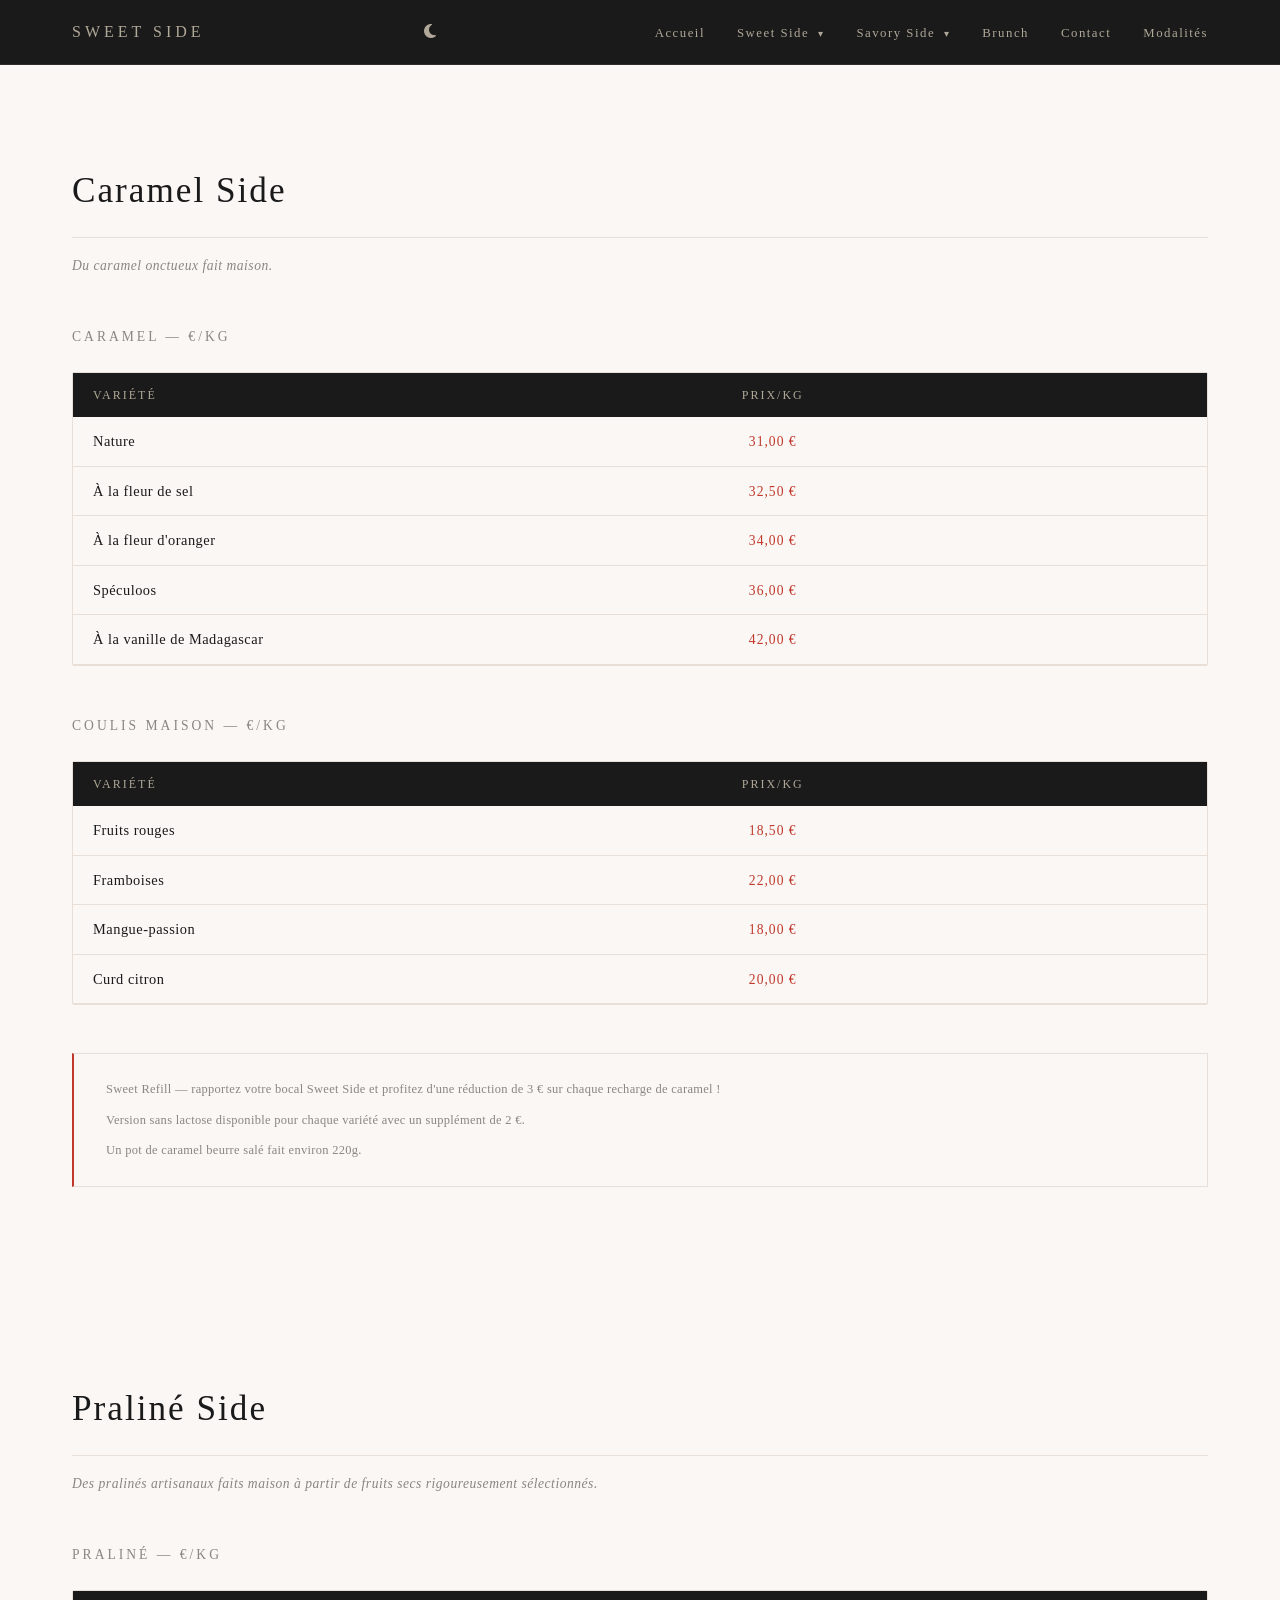
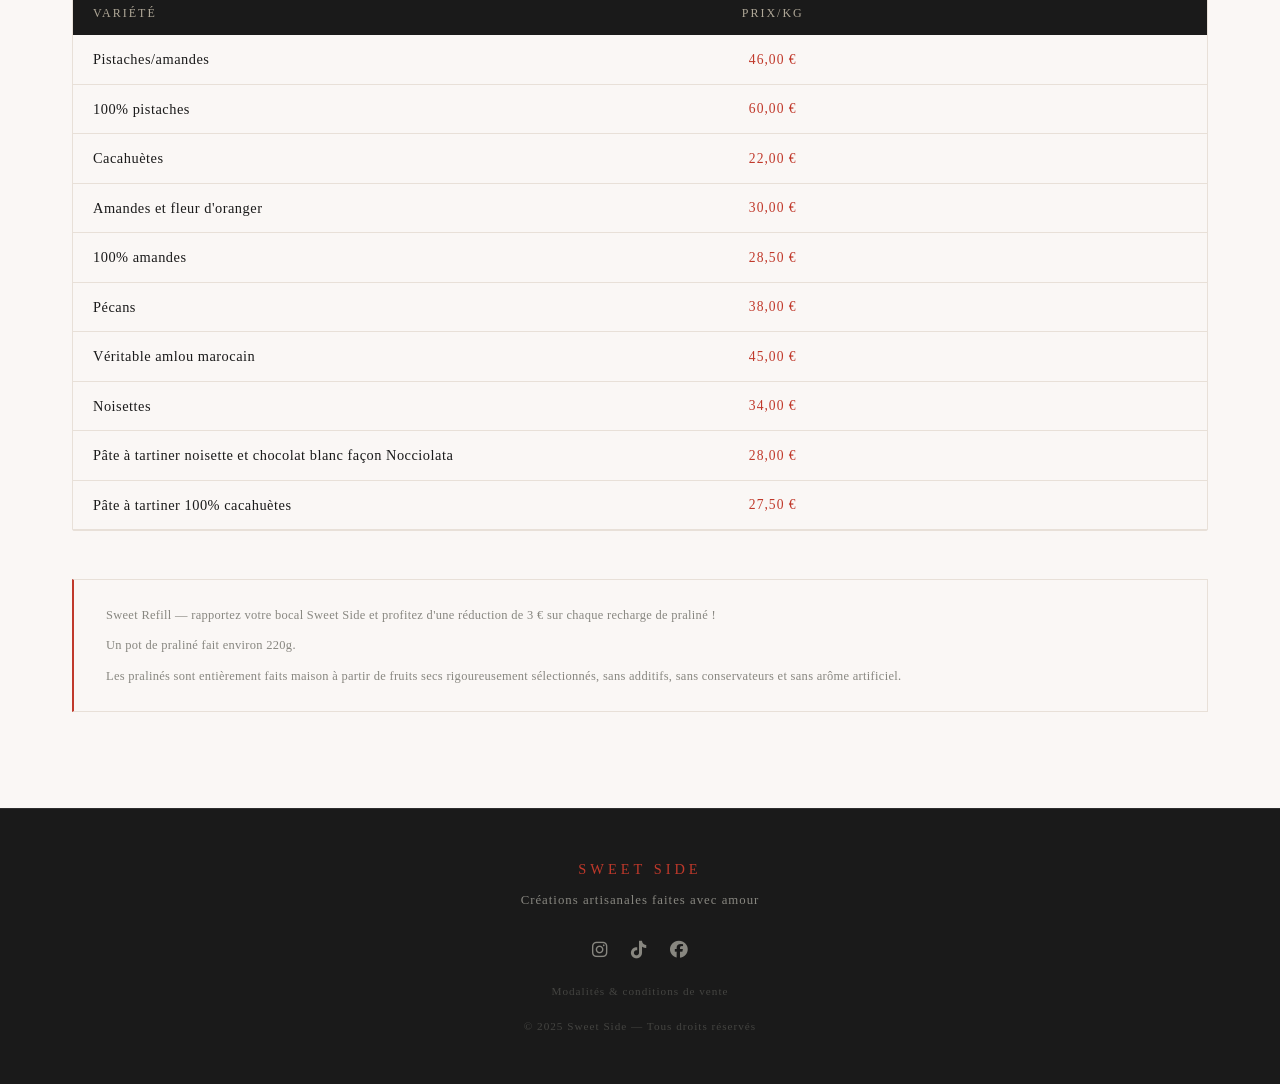
<file: spreads.html>
<!DOCTYPE html>
<html lang="fr">
<head>
  <meta charset="UTF-8" />
  <meta name="viewport" content="width=device-width, initial-scale=1.0" />
  <title>Sweet Side — Spreads</title>
  <link rel="stylesheet" href="assets/css/style.css" />
  <link rel="stylesheet" href="https://cdnjs.cloudflare.com/ajax/libs/font-awesome/6.5.0/css/all.min.css" />
</head>
<button class="back-to-top" id="back-to-top">
  <i class="fa-solid fa-arrow-up"></i>
</button>
<body>

  <!-- HEADER / NAVBAR -->
  <header class="header">
    <div class="header__inner">

      <a href="index.html" class="header__logo">SWEET SIDE</a>
      <button class="theme-toggle" id="theme-toggle">
        <i class="fa-solid fa-moon"></i>
      </button>

      <nav class="navbar">
        <button class="burger" id="burger">
          <span class="burger__line"></span>
          <span class="burger__line"></span>
          <span class="burger__line"></span>
        </button>
        <ul class="navbar__list">

          <li class="navbar__item">
            <a href="index.html" class="navbar__link">Accueil</a>
          </li>

          <!-- SWEET SIDE dropdown -->
          <li class="navbar__item navbar__item--dropdown">
            <span class="navbar__link navbar__link--dropdown">
              Sweet Side <span class="navbar__arrow">▾</span>
            </span>
            <ul class="dropdown">
              <li><a href="sweet.html#cookies" class="dropdown__link">Cookies</a></li>
              <li><a href="sweet.html#pizza-cookies" class="dropdown__link">Pizza cookies</a></li>
              <li><a href="sweet.html#brownies" class="dropdown__link">Brownies & blondies</a></li>
              <li><a href="sweet.html#box" class="dropdown__link">Box Side</a></li>
              <li><a href="desserts.html#tiramisu" class="dropdown__link">Tiramisu</a></li>
              <li><a href="desserts.html#cakes" class="dropdown__link">Cakes</a></li>
              <li><a href="desserts.html#desserts" class="dropdown__link">Desserts</a></li>
              <li><a href="spreads.html#caramel" class="dropdown__link">Caramel</a></li>
              <li><a href="spreads.html#praline" class="dropdown__link">Praliné</a></li>
              <li><a href="drinks.html" class="dropdown__link">Milkshakes</a></li>
            </ul>
          </li>

          <!-- SAVORY SIDE dropdown -->
          <li class="navbar__item navbar__item--dropdown">
            <span class="navbar__link navbar__link--dropdown">
              Savory Side <span class="navbar__arrow">▾</span>
            </span>
            <ul class="dropdown">
              <li><a href="savory.html#buffet" class="dropdown__link">Buffet Side</a></li>
              <li><a href="savory.html#bread" class="dropdown__link">Bread Side</a></li>
            </ul>
          </li>

          <li class="navbar__item">
            <a href="brunch.html" class="navbar__link">Brunch</a>
          </li>

          <li class="navbar__item">
            <a href="contact.html" class="navbar__link">Contact</a>
          </li>

          <li class="navbar__item">
            <a href="modalites.html" class="navbar__link">Modalités</a>
          </li>

        </ul>
      </nav>

    </div>
  </header>

  <!-- CONTENU PRINCIPAL -->
  <main>
    <!-- CARAMEL -->
    <section id="caramel" class="section">
      <h2 class="section__title">Caramel Side</h2>
      <p class="section__desc">Du caramel onctueux fait maison.</p>

      <h3 class="category__title">Caramel — €/kg</h3>
      <div class="tiramisu__table">
        <div class="tiramisu__header">
          <span class="tiramisu__col-price" style="text-align:left">Variété</span>
          <span class="tiramisu__col-price">Prix/kg</span>
          <span></span>
        </div>
        <div class="tiramisu__row fade-in">
          <span class="tiramisu__name">Nature</span>
          <span class="tiramisu__price">31,00 €</span>
          <span></span>
        </div>
        <div class="tiramisu__row fade-in">
          <span class="tiramisu__name">À la fleur de sel</span>
          <span class="tiramisu__price">32,50 €</span>
          <span></span>
        </div>
        <div class="tiramisu__row fade-in">
          <span class="tiramisu__name">À la fleur d'oranger</span>
          <span class="tiramisu__price">34,00 €</span>
          <span></span>
        </div>
        <div class="tiramisu__row fade-in">
          <span class="tiramisu__name">Spéculoos</span>
          <span class="tiramisu__price">36,00 €</span>
          <span></span>
        </div>
        <div class="tiramisu__row fade-in">
          <span class="tiramisu__name">À la vanille de Madagascar</span>
          <span class="tiramisu__price">42,00 €</span>
          <span></span>
        </div>
      </div>

      <h3 class="category__title">Coulis maison — €/kg</h3>
      <div class="tiramisu__table">
        <div class="tiramisu__header">
          <span class="tiramisu__col-price" style="text-align:left">Variété</span>
          <span class="tiramisu__col-price">Prix/kg</span>
          <span></span>
        </div>
        <div class="tiramisu__row fade-in">
          <span class="tiramisu__name">Fruits rouges</span>
          <span class="tiramisu__price">18,50 €</span>
          <span></span>
        </div>
        <div class="tiramisu__row fade-in">
          <span class="tiramisu__name">Framboises</span>
          <span class="tiramisu__price">22,00 €</span>
          <span></span>
        </div>
        <div class="tiramisu__row fade-in">
          <span class="tiramisu__name">Mangue-passion</span>
          <span class="tiramisu__price">18,00 €</span>
          <span></span>
        </div>
        <div class="tiramisu__row fade-in">
          <span class="tiramisu__name">Curd citron</span>
          <span class="tiramisu__price">20,00 €</span>
          <span></span>
        </div>
      </div>

      <div class="cookies__mentions">
        <p>Sweet Refill — rapportez votre bocal Sweet Side et profitez d'une réduction de 3 € sur chaque recharge de caramel !</p>
        <p>Version sans lactose disponible pour chaque variété avec un supplément de 2 €.</p>
        <p>Un pot de caramel beurre salé fait environ 220g.</p>
      </div>

    </section>

    <!-- PRALINÉ -->
    <section id="praline" class="section">
      <h2 class="section__title">Praliné Side</h2>
      <p class="section__desc">Des pralinés artisanaux faits maison à partir de fruits secs rigoureusement sélectionnés.</p>

      <h3 class="category__title">Praliné — €/kg</h3>
      <div class="tiramisu__table">
        <div class="tiramisu__header">
          <span class="tiramisu__col-price" style="text-align:left">Variété</span>
          <span class="tiramisu__col-price">Prix/kg</span>
          <span></span>
        </div>
        <div class="tiramisu__row fade-in">
          <span class="tiramisu__name">Pistaches/amandes</span>
          <span class="tiramisu__price">46,00 €</span>
          <span></span>
        </div>
        <div class="tiramisu__row fade-in">
          <span class="tiramisu__name">100% pistaches</span>
          <span class="tiramisu__price">60,00 €</span>
          <span></span>
        </div>
        <div class="tiramisu__row fade-in">
          <span class="tiramisu__name">Cacahuètes</span>
          <span class="tiramisu__price">22,00 €</span>
          <span></span>
        </div>
        <div class="tiramisu__row fade-in">
          <span class="tiramisu__name">Amandes et fleur d'oranger</span>
          <span class="tiramisu__price">30,00 €</span>
          <span></span>
        </div>
        <div class="tiramisu__row fade-in">
          <span class="tiramisu__name">100% amandes</span>
          <span class="tiramisu__price">28,50 €</span>
          <span></span>
        </div>
        <div class="tiramisu__row fade-in">
          <span class="tiramisu__name">Pécans</span>
          <span class="tiramisu__price">38,00 €</span>
          <span></span>
        </div>
        <div class="tiramisu__row fade-in">
          <span class="tiramisu__name">Véritable amlou marocain</span>
          <span class="tiramisu__price">45,00 €</span>
          <span></span>
        </div>
        <div class="tiramisu__row fade-in">
          <span class="tiramisu__name">Noisettes</span>
          <span class="tiramisu__price">34,00 €</span>
          <span></span>
        </div>
        <div class="tiramisu__row fade-in">
          <span class="tiramisu__name">Pâte à tartiner noisette et chocolat blanc façon Nocciolata</span>
          <span class="tiramisu__price">28,00 €</span>
          <span></span>
        </div>
        <div class="tiramisu__row fade-in">
          <span class="tiramisu__name">Pâte à tartiner 100% cacahuètes</span>
          <span class="tiramisu__price">27,50 €</span>
          <span></span>
        </div>
      </div>

      <div class="cookies__mentions">
        <p>Sweet Refill — rapportez votre bocal Sweet Side et profitez d'une réduction de 3 € sur chaque recharge de praliné !</p>
        <p>Un pot de praliné fait environ 220g.</p>
        <p>Les pralinés sont entièrement faits maison à partir de fruits secs rigoureusement sélectionnés, sans additifs, sans conservateurs et sans arôme artificiel.</p>
      </div>

    </section>
  </main>

  <!-- FOOTER -->
  <footer class="footer">
    <p class="footer__name">SWEET SIDE</p>
    <p class="footer__tagline">Créations artisanales faites avec amour</p>
    <div class="footer__socials">
      <a href="https://www.instagram.com/sweet_side_lalouviere/" target="_blank" class="footer__social-link">
        <i class="fa-brands fa-instagram"></i>
      </a>
      <a href="https://www.tiktok.com/@sweetside.lalouviere" target="_blank" class="footer__social-link">
        <i class="fa-brands fa-tiktok"></i>
      </a>
      <a href="https://www.facebook.com/profile.php?id=61564820981192" target="_blank" class="footer__social-link">
        <i class="fa-brands fa-facebook"></i>
      </a>
    </div>
    <a href="modalites.html" class="footer__modalites">Modalités & conditions de vente</a>
    <p class="footer__copy">&copy; 2025 Sweet Side — Tous droits réservés</p>
  </footer>

  <script src="assets/js/script.js"></script>
</body>
</html>
</file>
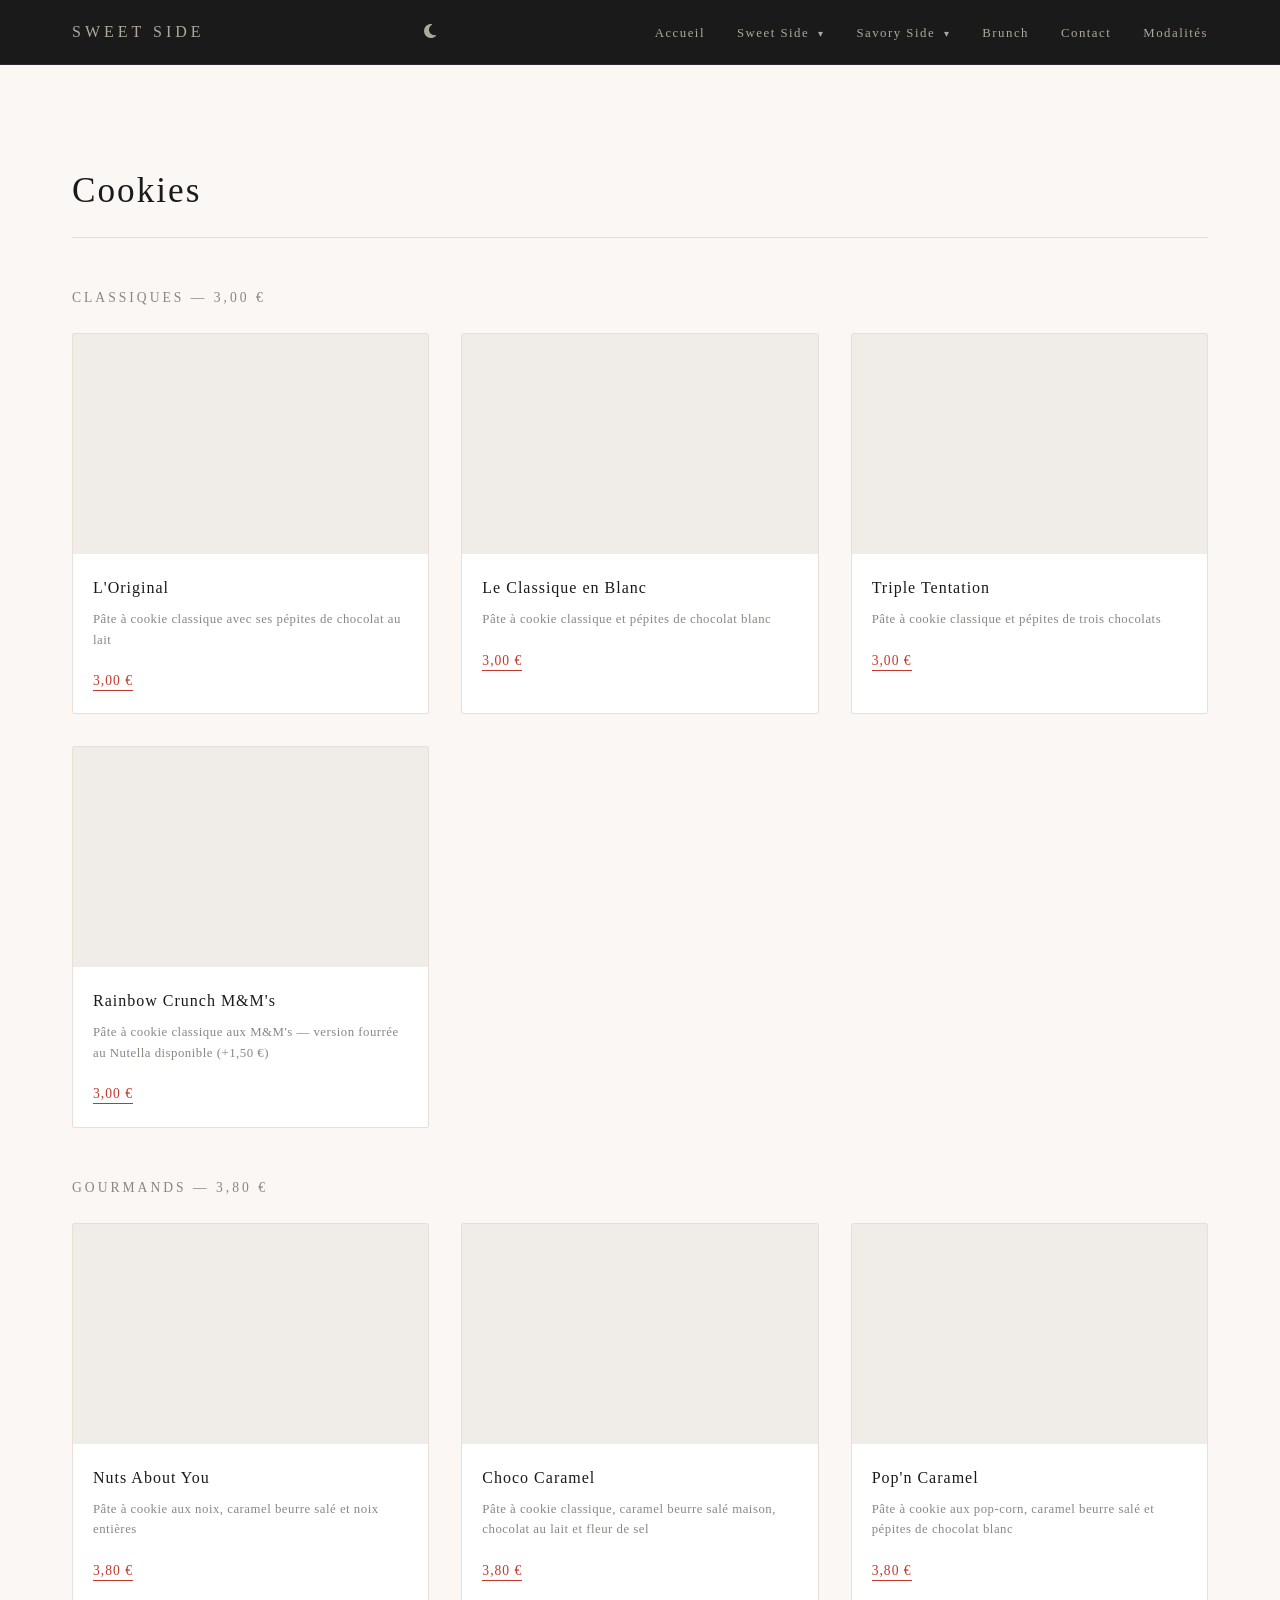
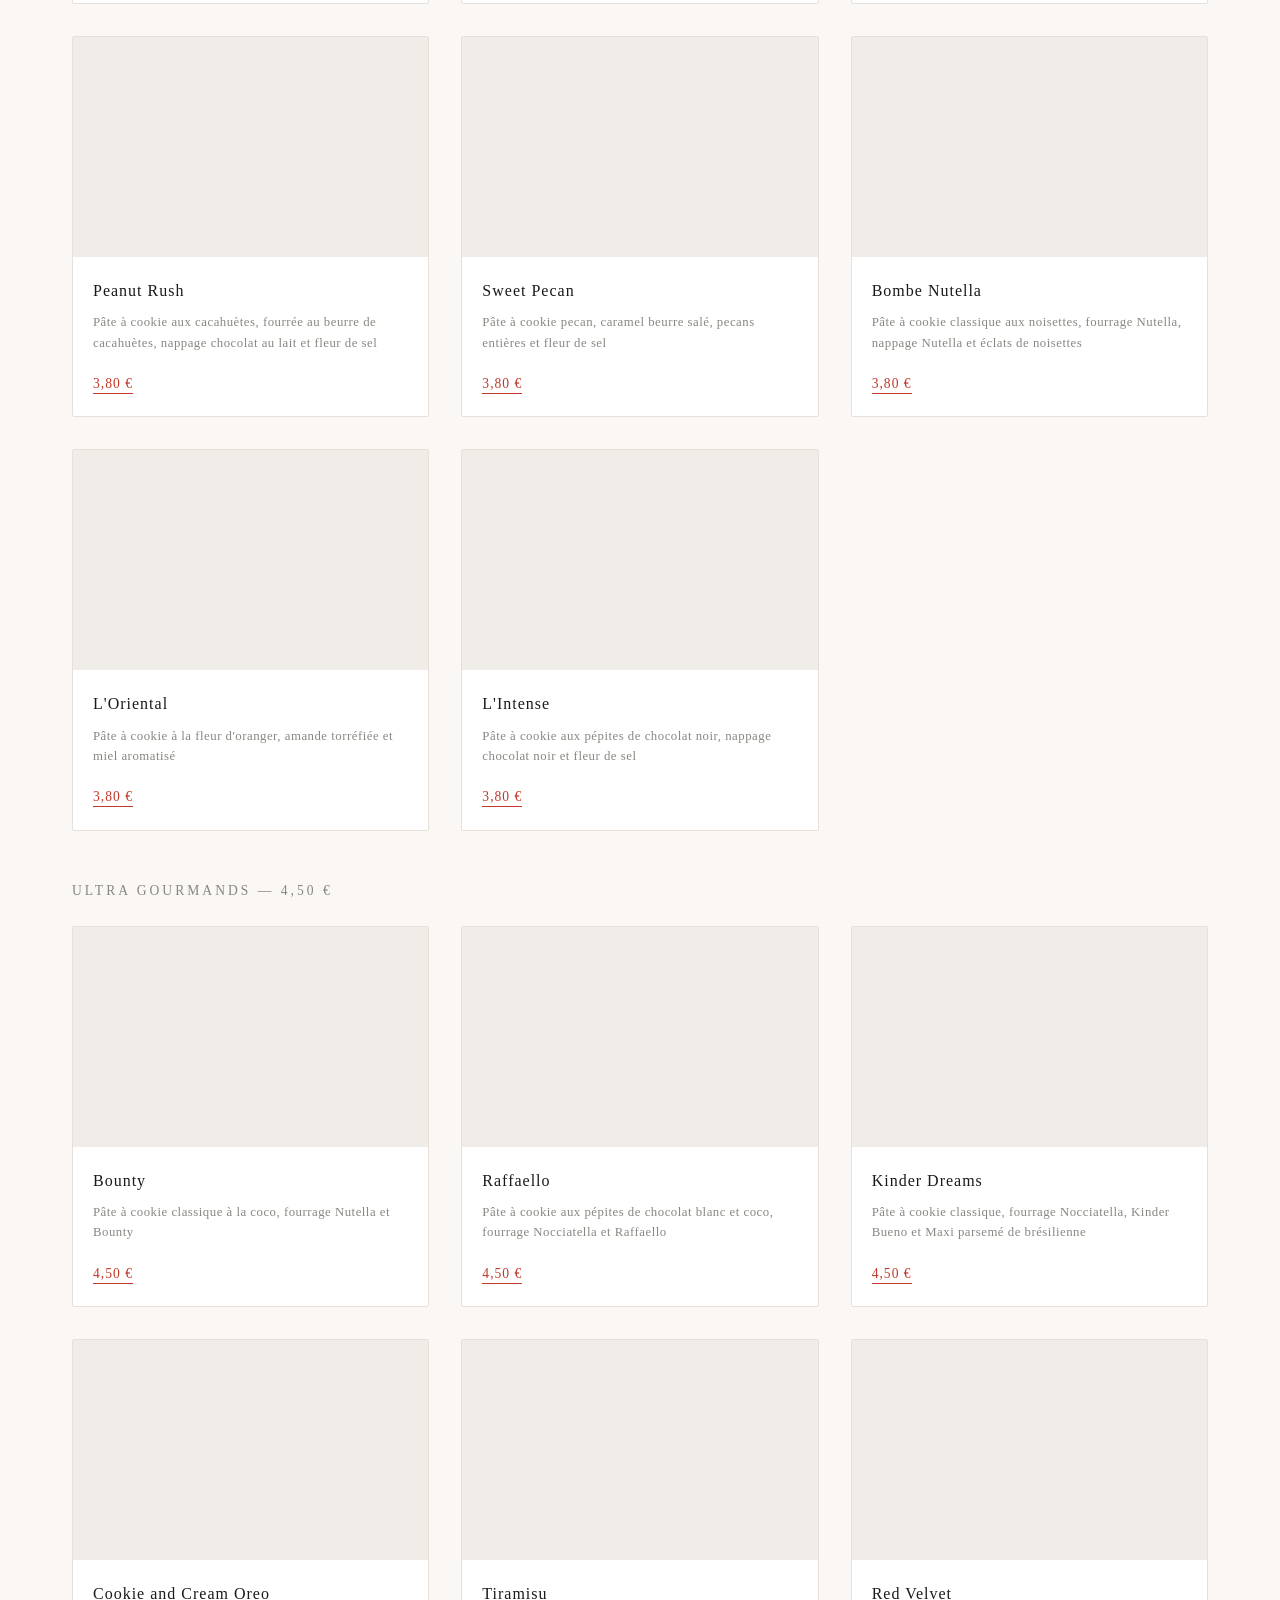
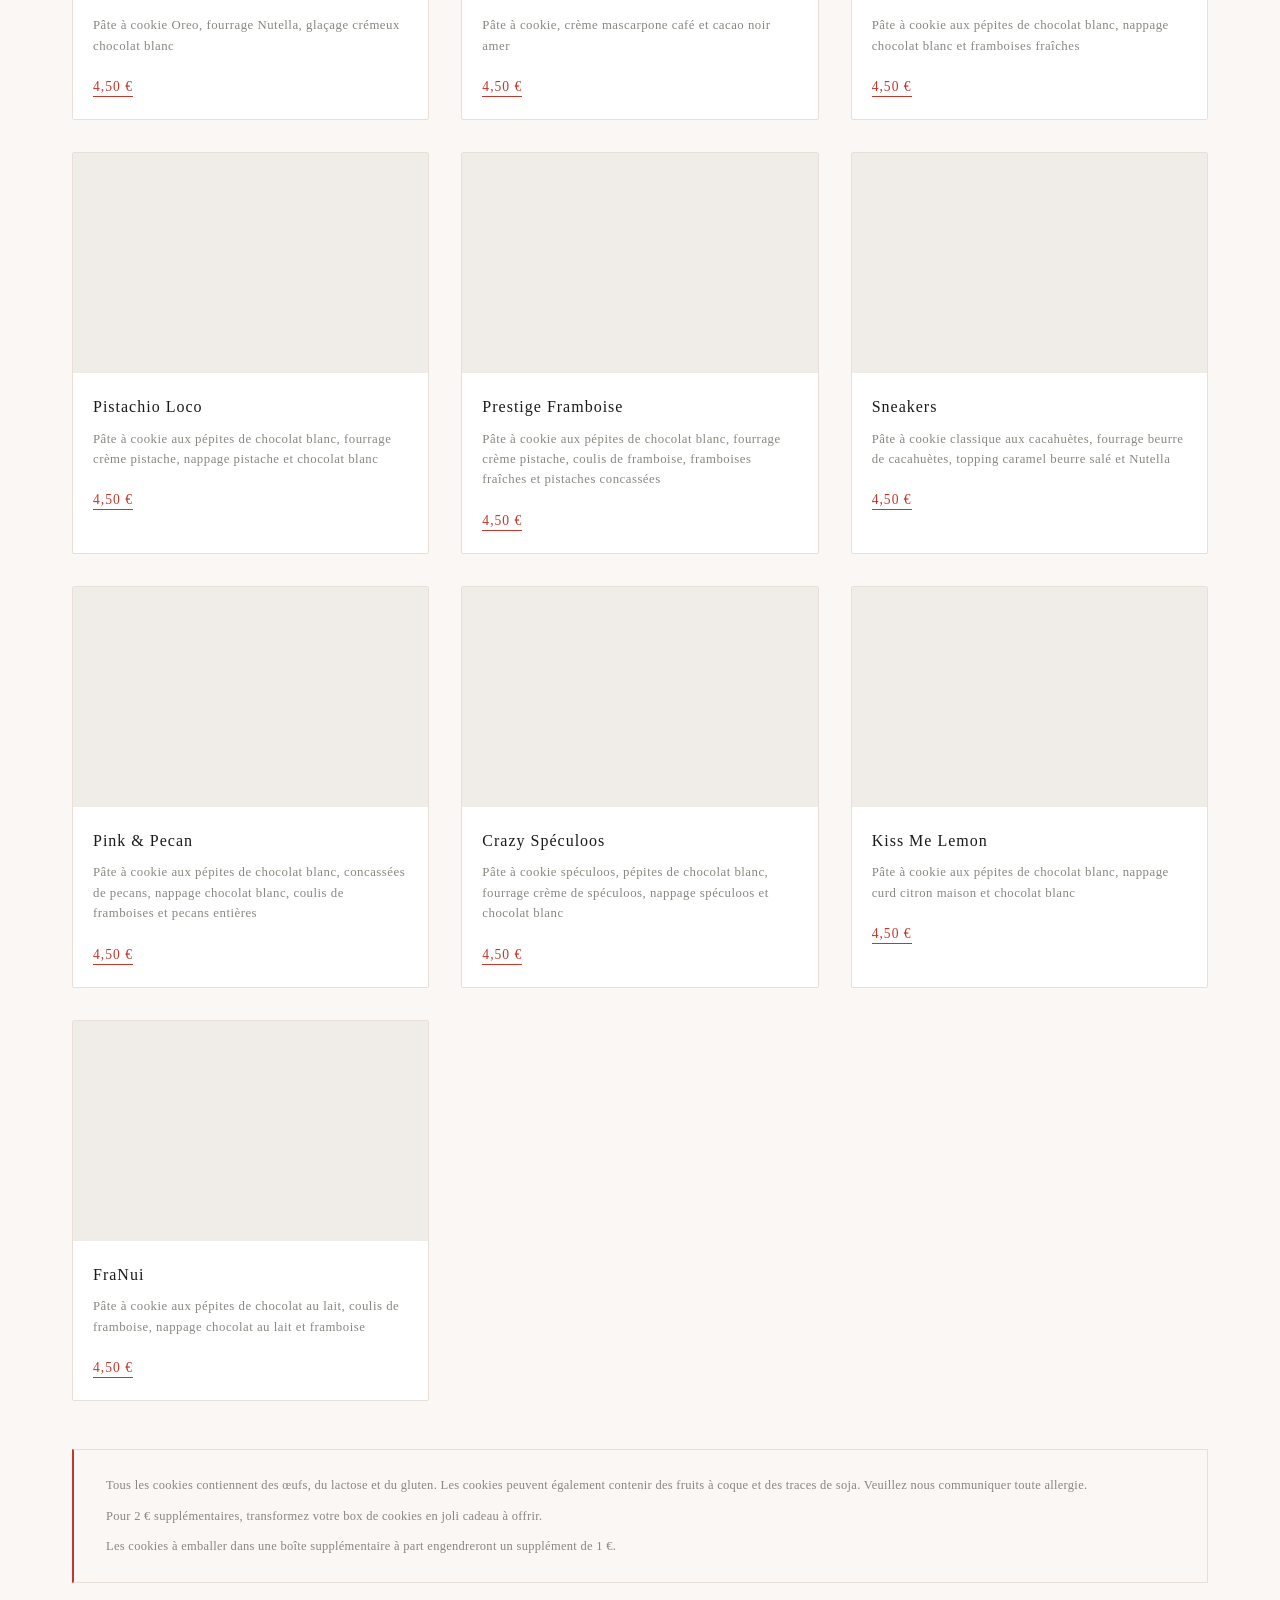
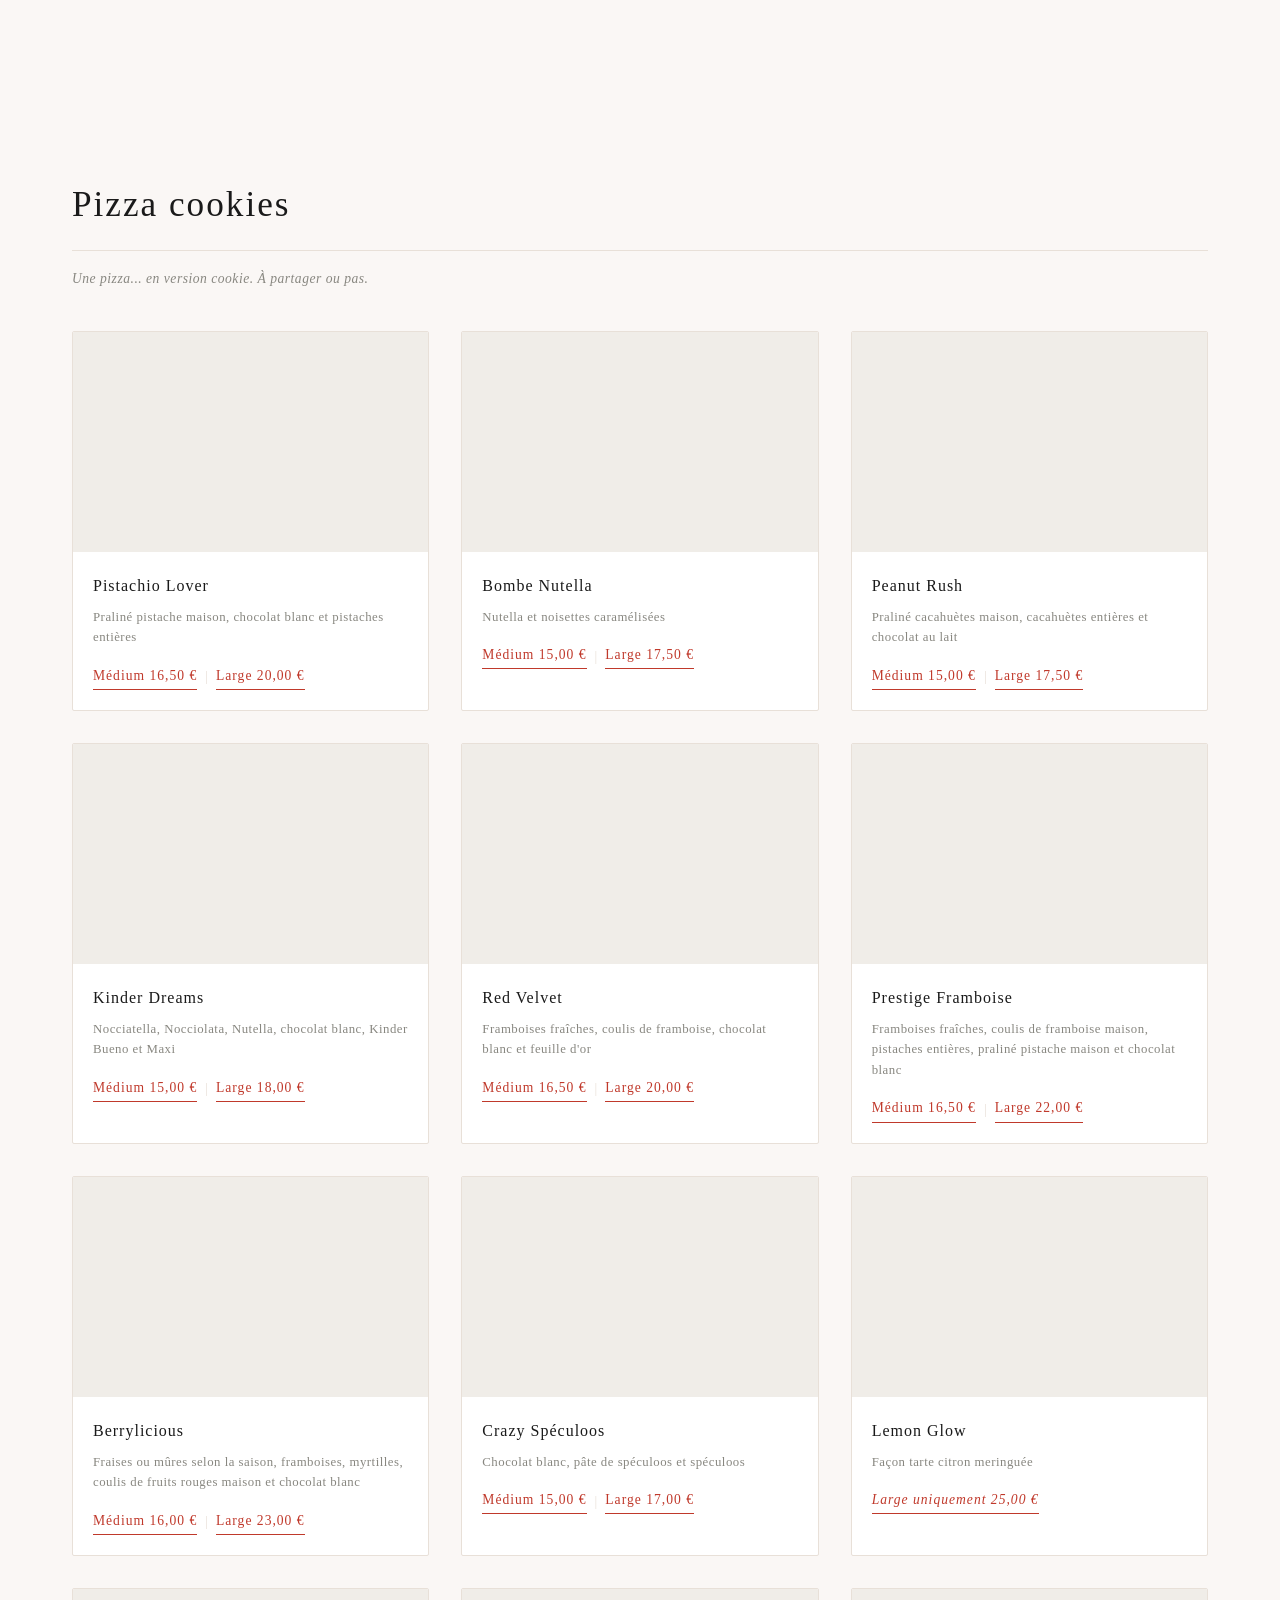
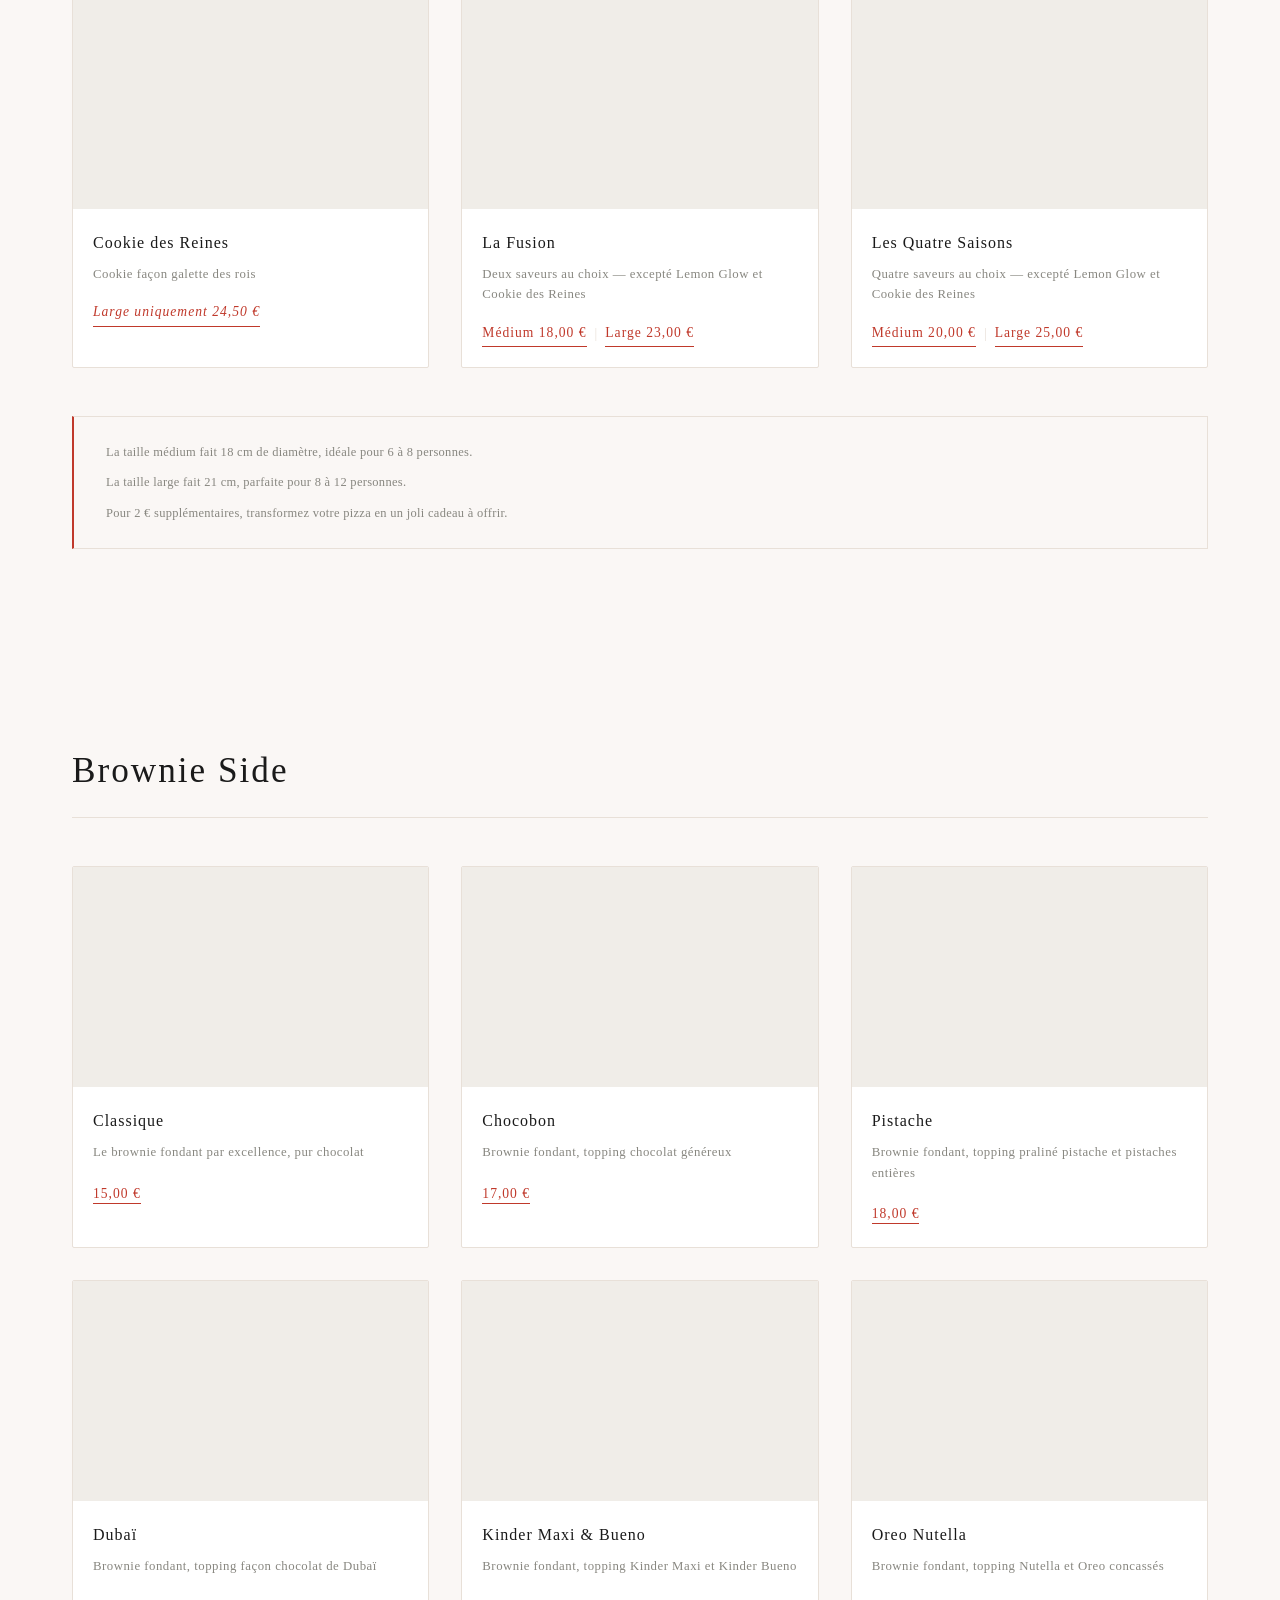
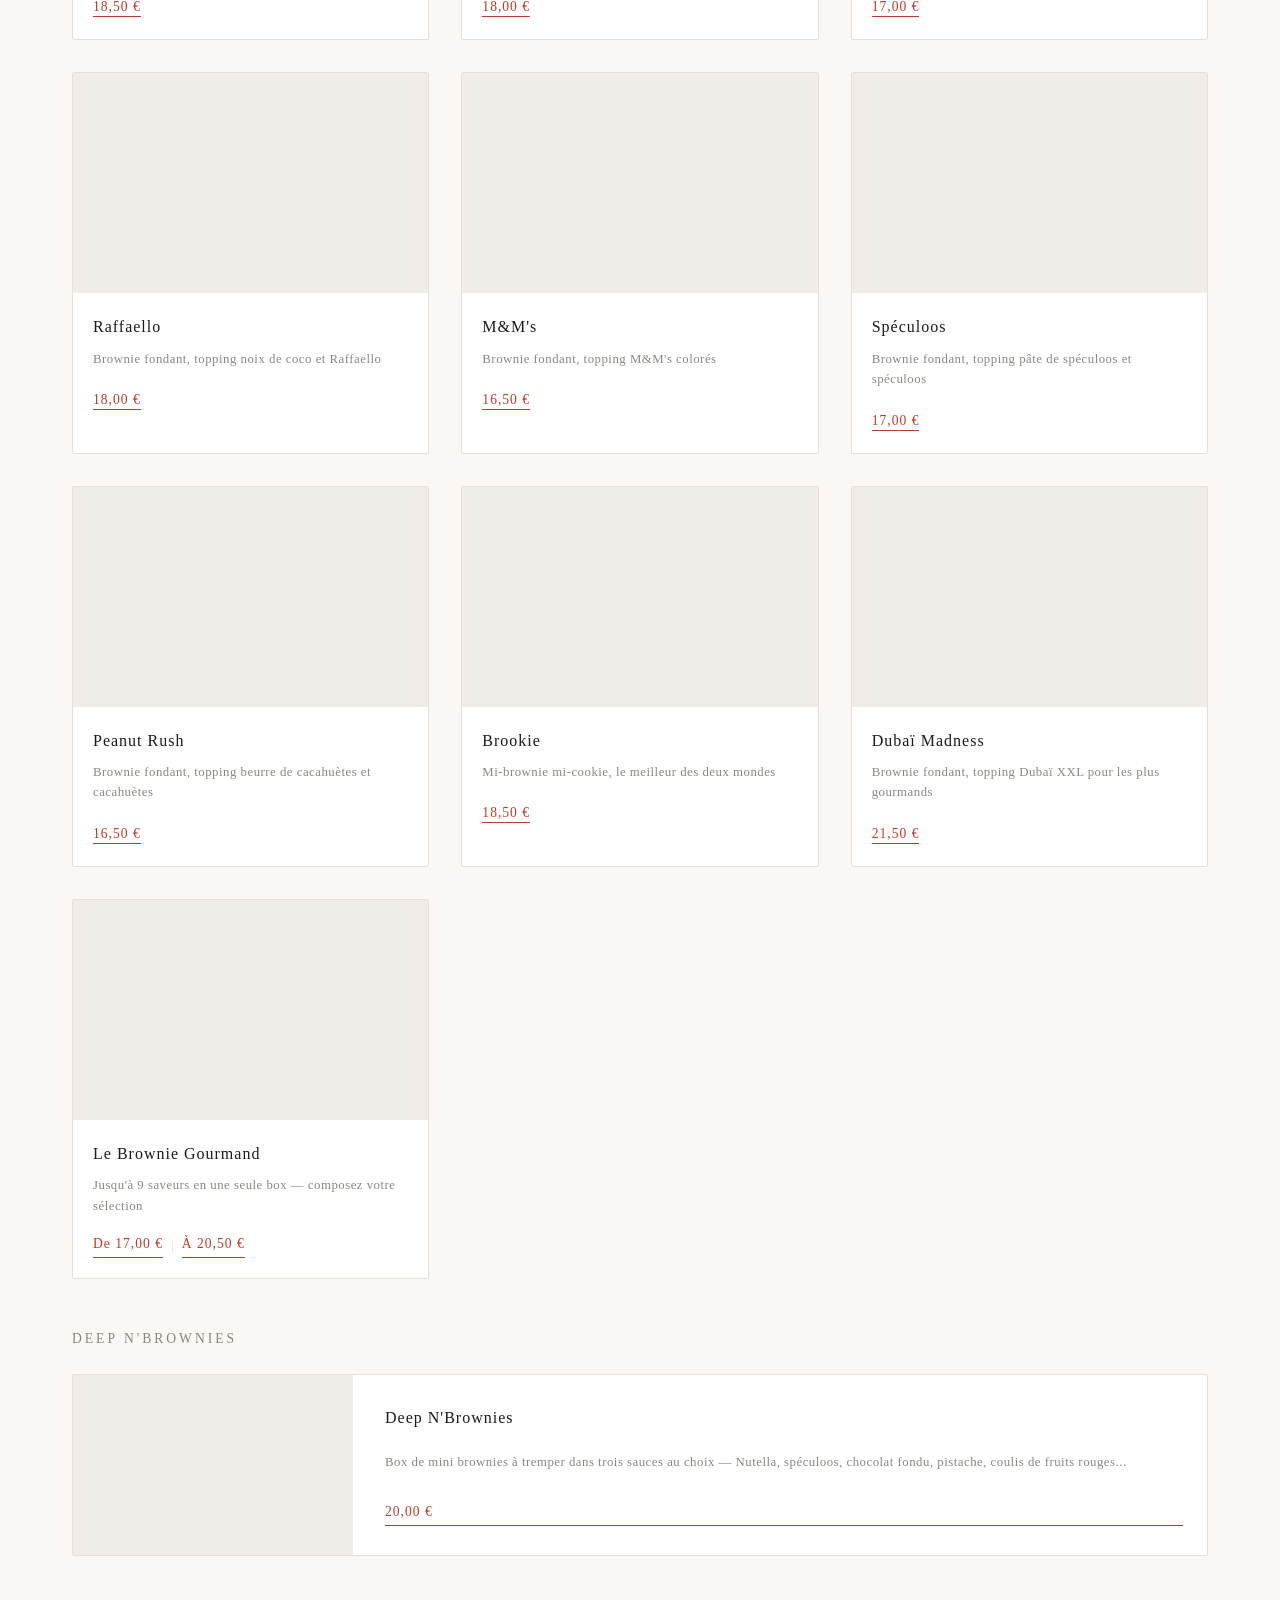
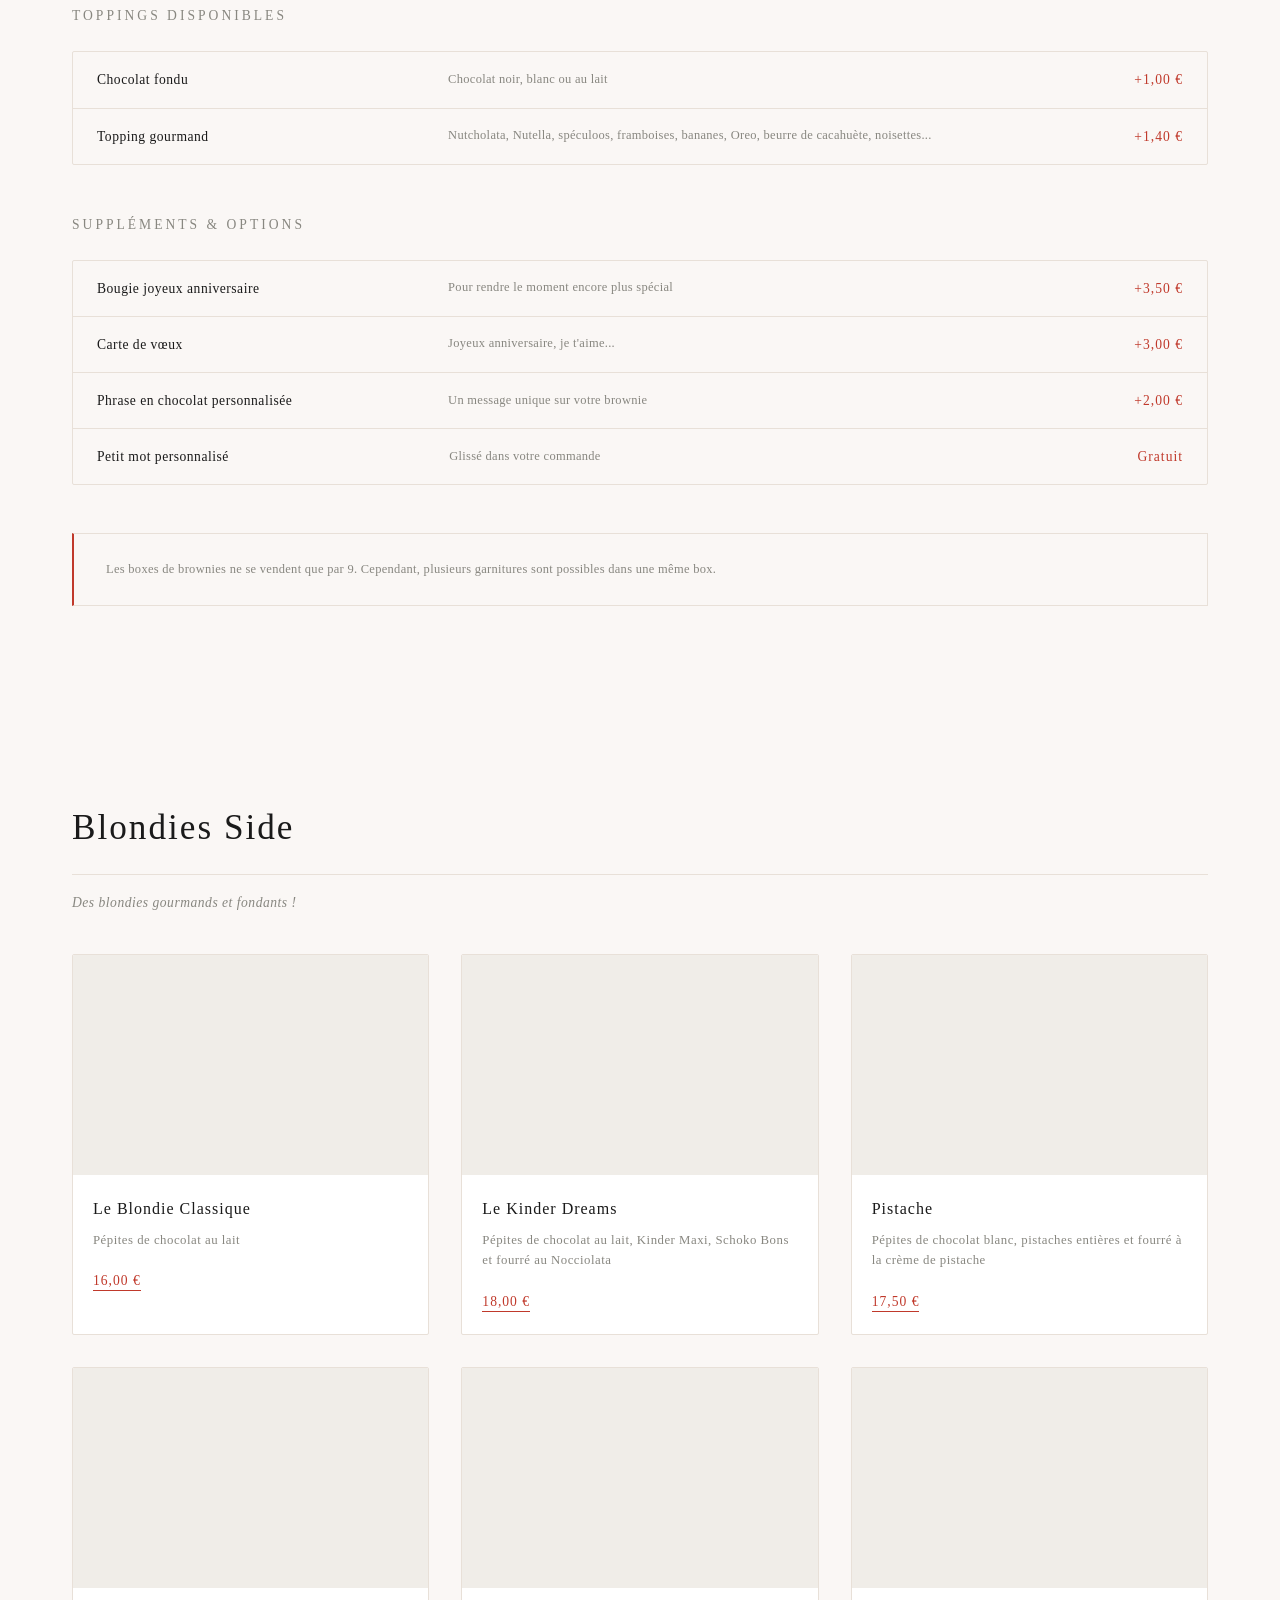
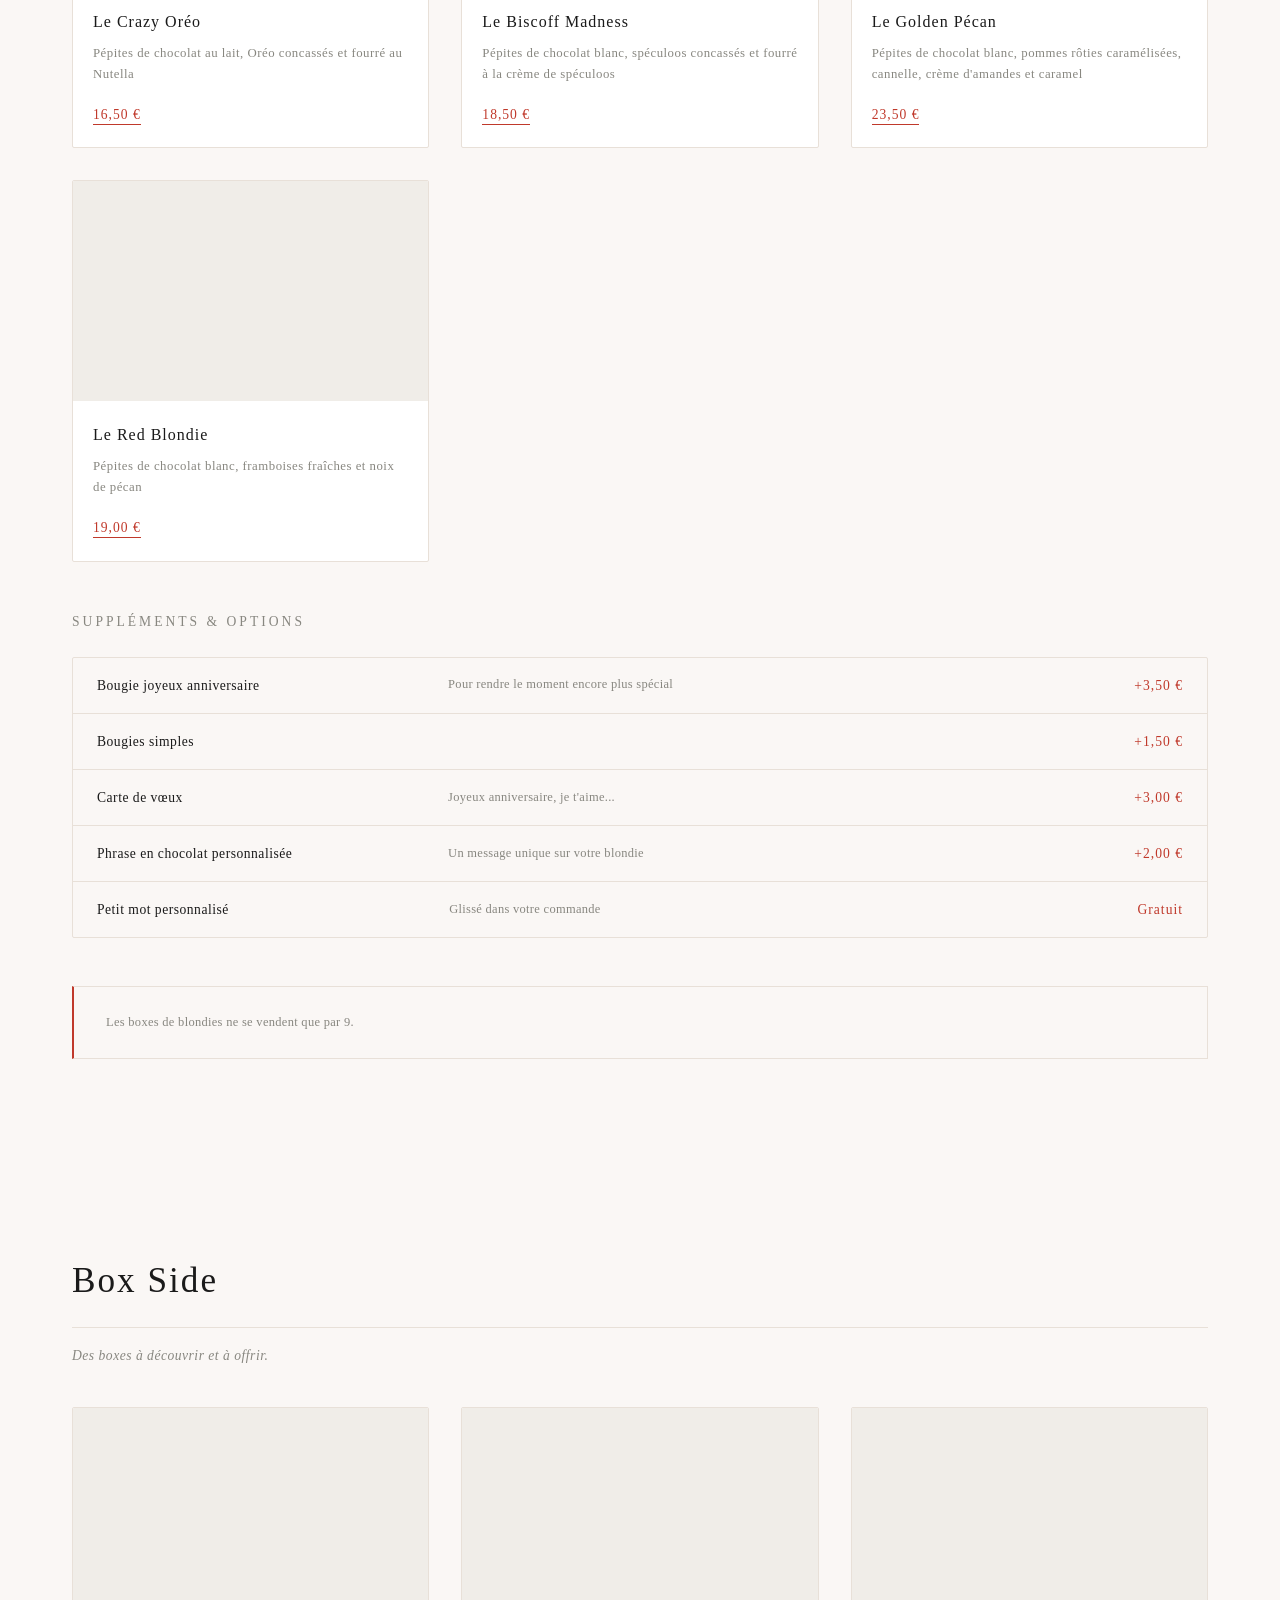
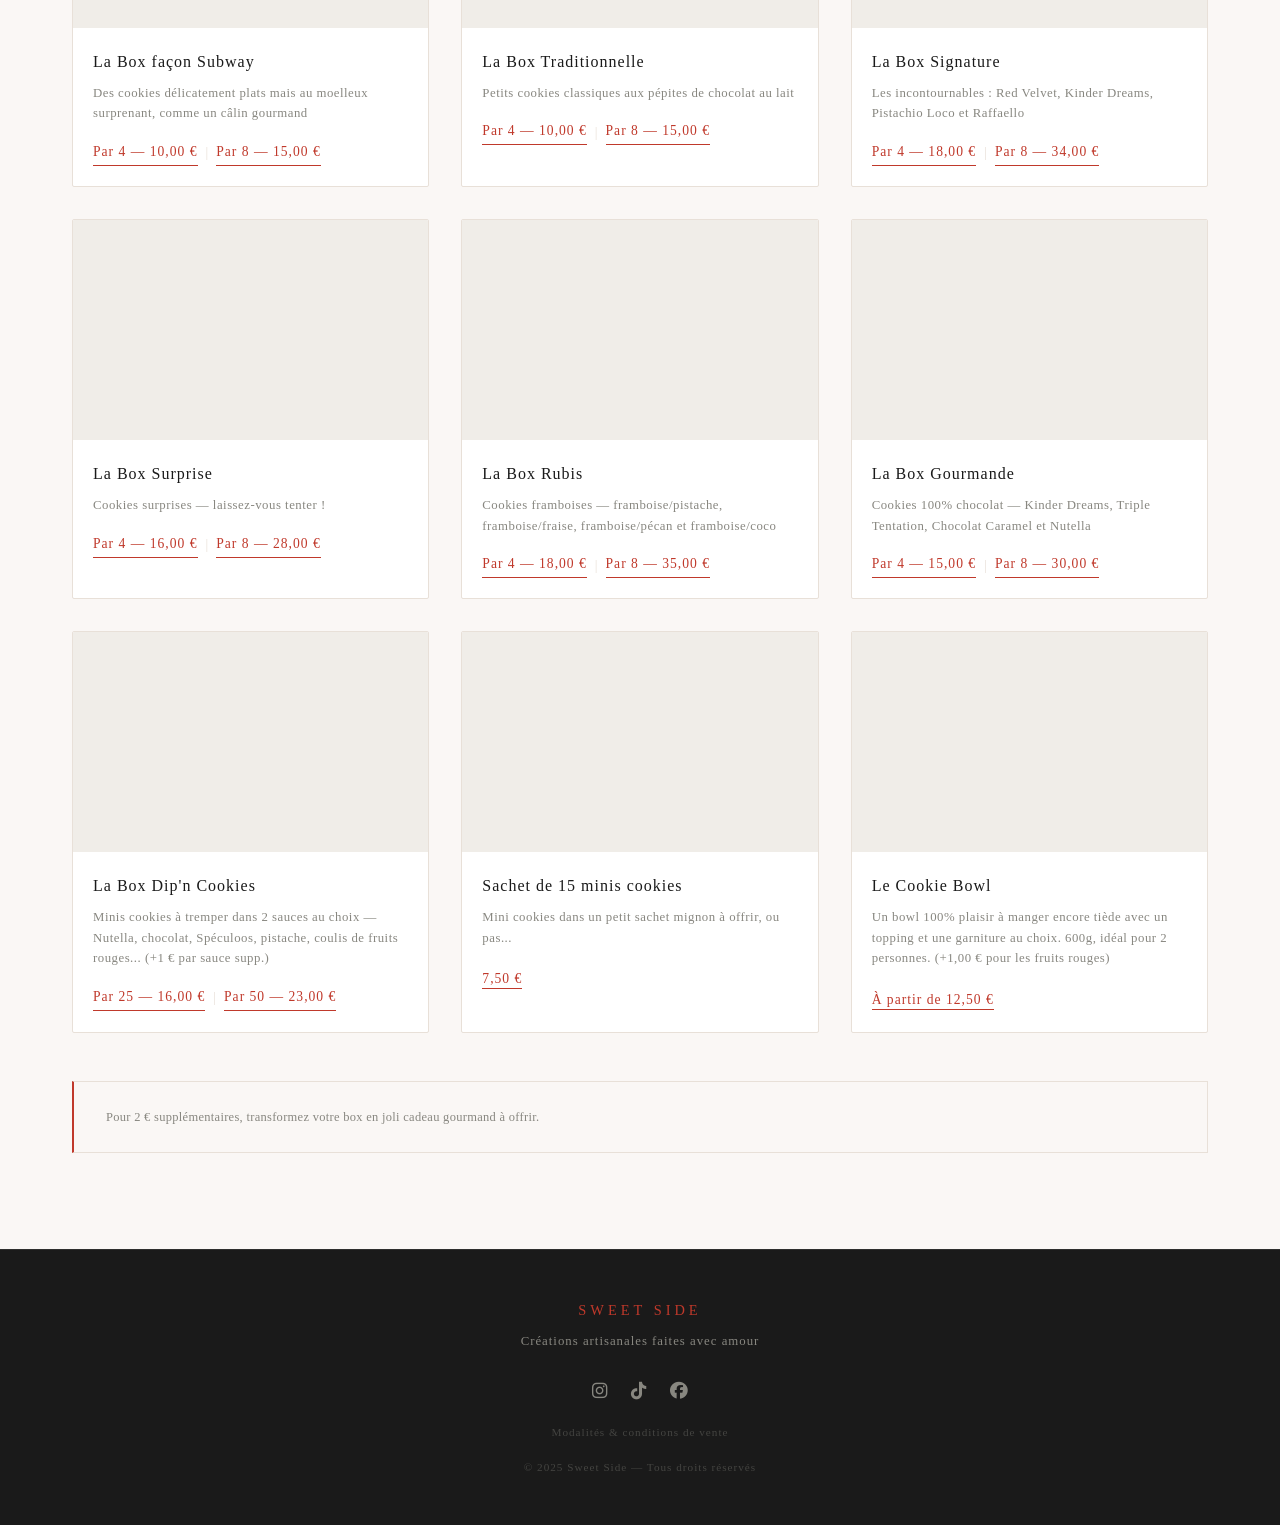
<file: sweet.html>
<!DOCTYPE html>
<html lang="fr">
<head>
  <meta charset="UTF-8" />
  <meta name="viewport" content="width=device-width, initial-scale=1.0" />
  <title>Sweet Side — Sweet</title>
  <link rel="stylesheet" href="assets/css/style.css" />
  <link rel="stylesheet" href="https://cdnjs.cloudflare.com/ajax/libs/font-awesome/6.5.0/css/all.min.css" />
</head>
<button class="back-to-top" id="back-to-top">
  <i class="fa-solid fa-arrow-up"></i>
</button>
<body>

  <!-- HEADER / NAVBAR -->
  <header class="header">
    <div class="header__inner">

      <a href="index.html" class="header__logo">SWEET SIDE</a>
      <button class="theme-toggle" id="theme-toggle">
        <i class="fa-solid fa-moon"></i>
      </button>

      <nav class="navbar">
        <button class="burger" id="burger">
          <span class="burger__line"></span>
          <span class="burger__line"></span>
          <span class="burger__line"></span>
        </button>
        <ul class="navbar__list">

          <li class="navbar__item">
            <a href="index.html" class="navbar__link">Accueil</a>
          </li>

          <!-- SWEET SIDE dropdown -->
          <li class="navbar__item navbar__item--dropdown">
            <span class="navbar__link navbar__link--dropdown">
              Sweet Side <span class="navbar__arrow">▾</span>
            </span>
            <ul class="dropdown">
              <li><a href="sweet.html#cookies" class="dropdown__link">Cookies</a></li>
              <li><a href="sweet.html#pizza-cookies" class="dropdown__link">Pizza cookies</a></li>
              <li><a href="sweet.html#brownies" class="dropdown__link">Brownies & blondies</a></li>
              <li><a href="sweet.html#box" class="dropdown__link">Box Side</a></li>
              <li><a href="desserts.html#tiramisu" class="dropdown__link">Tiramisu</a></li>
              <li><a href="desserts.html#cakes" class="dropdown__link">Cakes</a></li>
              <li><a href="desserts.html#desserts" class="dropdown__link">Desserts</a></li>
              <li><a href="spreads.html#caramel" class="dropdown__link">Caramel</a></li>
              <li><a href="spreads.html#praline" class="dropdown__link">Praliné</a></li>
              <li><a href="drinks.html" class="dropdown__link">Milkshakes</a></li>
            </ul>
          </li>

          <!-- SAVORY SIDE dropdown -->
          <li class="navbar__item navbar__item--dropdown">
            <span class="navbar__link navbar__link--dropdown">
              Savory Side <span class="navbar__arrow">▾</span>
            </span>
            <ul class="dropdown">
              <li><a href="savory.html#buffet" class="dropdown__link">Buffet Side</a></li>
              <li><a href="savory.html#bread" class="dropdown__link">Bread Side</a></li>
            </ul>
          </li>

          <li class="navbar__item">
            <a href="brunch.html" class="navbar__link">Brunch</a>
          </li>

          <li class="navbar__item">
            <a href="contact.html" class="navbar__link">Contact</a>
          </li>

          <li class="navbar__item">
            <a href="modalites.html" class="navbar__link">Modalités</a>
          </li>

        </ul>
      </nav>

    </div>
  </header>

  <!-- CONTENU PRINCIPAL -->
  <main>
    <!-- COOKIES -->
    <section id="cookies" class="section">
      <h2 class="section__title">Cookies</h2>

      <h3 class="category__title">Classiques — 3,00 €</h3>
      <div class="products__grid">

        <div class="product-card fade-in">
          <div class="product-card__img-placeholder"></div>
          <div class="product-card__body">
            <h3 class="product-card__name">L'Original</h3>
            <p class="product-card__desc">Pâte à cookie classique avec ses pépites de chocolat au lait</p>
            <span class="product-card__price">3,00 €</span>
          </div>
        </div>

        <div class="product-card fade-in">
          <div class="product-card__img-placeholder"></div>
          <div class="product-card__body">
            <h3 class="product-card__name">Le Classique en Blanc</h3>
            <p class="product-card__desc">Pâte à cookie classique et pépites de chocolat blanc</p>
            <span class="product-card__price">3,00 €</span>
          </div>
        </div>

        <div class="product-card fade-in">
          <div class="product-card__img-placeholder"></div>
          <div class="product-card__body">
            <h3 class="product-card__name">Triple Tentation</h3>
            <p class="product-card__desc">Pâte à cookie classique et pépites de trois chocolats</p>
            <span class="product-card__price">3,00 €</span>
          </div>
        </div>

        <div class="product-card fade-in">
          <div class="product-card__img-placeholder"></div>
          <div class="product-card__body">
            <h3 class="product-card__name">Rainbow Crunch M&M's</h3>
            <p class="product-card__desc">Pâte à cookie classique aux M&M's — version fourrée au Nutella disponible (+1,50 €)</p>
            <span class="product-card__price">3,00 €</span>
          </div>
        </div>

      </div>

      <h3 class="category__title">Gourmands — 3,80 €</h3>
      <div class="products__grid">

        <div class="product-card fade-in">
          <div class="product-card__img-placeholder"></div>
          <div class="product-card__body">
            <h3 class="product-card__name">Nuts About You</h3>
            <p class="product-card__desc">Pâte à cookie aux noix, caramel beurre salé et noix entières</p>
            <span class="product-card__price">3,80 €</span>
          </div>
        </div>

        <div class="product-card fade-in">
          <div class="product-card__img-placeholder"></div>
          <div class="product-card__body">
            <h3 class="product-card__name">Choco Caramel</h3>
            <p class="product-card__desc">Pâte à cookie classique, caramel beurre salé maison, chocolat au lait et fleur de sel</p>
            <span class="product-card__price">3,80 €</span>
          </div>
        </div>

        <div class="product-card fade-in">
          <div class="product-card__img-placeholder"></div>
          <div class="product-card__body">
            <h3 class="product-card__name">Pop'n Caramel</h3>
            <p class="product-card__desc">Pâte à cookie aux pop-corn, caramel beurre salé et pépites de chocolat blanc</p>
            <span class="product-card__price">3,80 €</span>
          </div>
        </div>

        <div class="product-card fade-in">
          <div class="product-card__img-placeholder"></div>
          <div class="product-card__body">
            <h3 class="product-card__name">Peanut Rush</h3>
            <p class="product-card__desc">Pâte à cookie aux cacahuètes, fourrée au beurre de cacahuètes, nappage chocolat au lait et fleur de sel</p>
            <span class="product-card__price">3,80 €</span>
          </div>
        </div>

        <div class="product-card fade-in">
          <div class="product-card__img-placeholder"></div>
          <div class="product-card__body">
            <h3 class="product-card__name">Sweet Pecan</h3>
            <p class="product-card__desc">Pâte à cookie pecan, caramel beurre salé, pecans entières et fleur de sel</p>
            <span class="product-card__price">3,80 €</span>
          </div>
        </div>

        <div class="product-card fade-in">
          <div class="product-card__img-placeholder"></div>
          <div class="product-card__body">
            <h3 class="product-card__name">Bombe Nutella</h3>
            <p class="product-card__desc">Pâte à cookie classique aux noisettes, fourrage Nutella, nappage Nutella et éclats de noisettes</p>
            <span class="product-card__price">3,80 €</span>
          </div>
        </div>

        <div class="product-card fade-in">
          <div class="product-card__img-placeholder"></div>
          <div class="product-card__body">
            <h3 class="product-card__name">L'Oriental</h3>
            <p class="product-card__desc">Pâte à cookie à la fleur d'oranger, amande torréfiée et miel aromatisé</p>
            <span class="product-card__price">3,80 €</span>
          </div>
        </div>

        <div class="product-card fade-in">
          <div class="product-card__img-placeholder"></div>
          <div class="product-card__body">
            <h3 class="product-card__name">L'Intense</h3>
            <p class="product-card__desc">Pâte à cookie aux pépites de chocolat noir, nappage chocolat noir et fleur de sel</p>
            <span class="product-card__price">3,80 €</span>
          </div>
        </div>

      </div>

      <h3 class="category__title">Ultra Gourmands — 4,50 €</h3>
      <div class="products__grid">

        <div class="product-card fade-in">
          <div class="product-card__img-placeholder"></div>
          <div class="product-card__body">
            <h3 class="product-card__name">Bounty</h3>
            <p class="product-card__desc">Pâte à cookie classique à la coco, fourrage Nutella et Bounty</p>
            <span class="product-card__price">4,50 €</span>
          </div>
        </div>

        <div class="product-card fade-in">
          <div class="product-card__img-placeholder"></div>
          <div class="product-card__body">
            <h3 class="product-card__name">Raffaello</h3>
            <p class="product-card__desc">Pâte à cookie aux pépites de chocolat blanc et coco, fourrage Nocciatella et Raffaello</p>
            <span class="product-card__price">4,50 €</span>
          </div>
        </div>

        <div class="product-card fade-in">
          <div class="product-card__img-placeholder"></div>
          <div class="product-card__body">
            <h3 class="product-card__name">Kinder Dreams</h3>
            <p class="product-card__desc">Pâte à cookie classique, fourrage Nocciatella, Kinder Bueno et Maxi parsemé de brésilienne</p>
            <span class="product-card__price">4,50 €</span>
          </div>
        </div>

        <div class="product-card fade-in">
          <div class="product-card__img-placeholder"></div>
          <div class="product-card__body">
            <h3 class="product-card__name">Cookie and Cream Oreo</h3>
            <p class="product-card__desc">Pâte à cookie Oreo, fourrage Nutella, glaçage crémeux chocolat blanc</p>
            <span class="product-card__price">4,50 €</span>
          </div>
        </div>

        <div class="product-card fade-in">
          <div class="product-card__img-placeholder"></div>
          <div class="product-card__body">
            <h3 class="product-card__name">Tiramisu</h3>
            <p class="product-card__desc">Pâte à cookie, crème mascarpone café et cacao noir amer</p>
            <span class="product-card__price">4,50 €</span>
          </div>
        </div>

        <div class="product-card fade-in">
          <div class="product-card__img-placeholder"></div>
          <div class="product-card__body">
            <h3 class="product-card__name">Red Velvet</h3>
            <p class="product-card__desc">Pâte à cookie aux pépites de chocolat blanc, nappage chocolat blanc et framboises fraîches</p>
            <span class="product-card__price">4,50 €</span>
          </div>
        </div>

        <div class="product-card fade-in">
          <div class="product-card__img-placeholder"></div>
          <div class="product-card__body">
            <h3 class="product-card__name">Pistachio Loco</h3>
            <p class="product-card__desc">Pâte à cookie aux pépites de chocolat blanc, fourrage crème pistache, nappage pistache et chocolat blanc</p>
            <span class="product-card__price">4,50 €</span>
          </div>
        </div>

        <div class="product-card fade-in">
          <div class="product-card__img-placeholder"></div>
          <div class="product-card__body">
            <h3 class="product-card__name">Prestige Framboise</h3>
            <p class="product-card__desc">Pâte à cookie aux pépites de chocolat blanc, fourrage crème pistache, coulis de framboise, framboises fraîches et pistaches concassées</p>
            <span class="product-card__price">4,50 €</span>
          </div>
        </div>

        <div class="product-card fade-in">
          <div class="product-card__img-placeholder"></div>
          <div class="product-card__body">
            <h3 class="product-card__name">Sneakers</h3>
            <p class="product-card__desc">Pâte à cookie classique aux cacahuètes, fourrage beurre de cacahuètes, topping caramel beurre salé et Nutella</p>
            <span class="product-card__price">4,50 €</span>
          </div>
        </div>

        <div class="product-card fade-in">
          <div class="product-card__img-placeholder"></div>
          <div class="product-card__body">
            <h3 class="product-card__name">Pink & Pecan</h3>
            <p class="product-card__desc">Pâte à cookie aux pépites de chocolat blanc, concassées de pecans, nappage chocolat blanc, coulis de framboises et pecans entières</p>
            <span class="product-card__price">4,50 €</span>
          </div>
        </div>

        <div class="product-card fade-in">
          <div class="product-card__img-placeholder"></div>
          <div class="product-card__body">
            <h3 class="product-card__name">Crazy Spéculoos</h3>
            <p class="product-card__desc">Pâte à cookie spéculoos, pépites de chocolat blanc, fourrage crème de spéculoos, nappage spéculoos et chocolat blanc</p>
            <span class="product-card__price">4,50 €</span>
          </div>
        </div>

        <div class="product-card fade-in">
          <div class="product-card__img-placeholder"></div>
          <div class="product-card__body">
            <h3 class="product-card__name">Kiss Me Lemon</h3>
            <p class="product-card__desc">Pâte à cookie aux pépites de chocolat blanc, nappage curd citron maison et chocolat blanc</p>
            <span class="product-card__price">4,50 €</span>
          </div>
        </div>

        <div class="product-card fade-in">
          <div class="product-card__img-placeholder"></div>
          <div class="product-card__body">
            <h3 class="product-card__name">FraNui</h3>
            <p class="product-card__desc">Pâte à cookie aux pépites de chocolat au lait, coulis de framboise, nappage chocolat au lait et framboise</p>
            <span class="product-card__price">4,50 €</span>
          </div>
        </div>

      </div>

      <div class="cookies__mentions">
        <p>Tous les cookies contiennent des œufs, du lactose et du gluten. Les cookies peuvent également contenir des fruits à coque et des traces de soja. Veuillez nous communiquer toute allergie.</p>
        <p>Pour 2 € supplémentaires, transformez votre box de cookies en joli cadeau à offrir.</p>
        <p>Les cookies à emballer dans une boîte supplémentaire à part engendreront un supplément de 1 €.</p>
      </div>

    </section>

    <!-- PIZZA COOKIES -->
    <section id="pizza-cookies" class="section">
      <h2 class="section__title">Pizza cookies</h2>
      <p class="section__desc">Une pizza... en version cookie. À partager ou pas.</p>
      <div class="products__grid">

        <div class="product-card fade-in">
          <div class="product-card__img-placeholder"></div>
          <div class="product-card__body">
            <h3 class="product-card__name">Pistachio Lover</h3>
            <p class="product-card__desc">Praliné pistache maison, chocolat blanc et pistaches entières</p>
            <div class="product-card__prices">
              <span class="product-card__price">Médium 16,50 €</span>
              <span class="product-card__price-divider">|</span>
              <span class="product-card__price">Large 20,00 €</span>
            </div>
          </div>
        </div>

        <div class="product-card fade-in">
          <div class="product-card__img-placeholder"></div>
          <div class="product-card__body">
            <h3 class="product-card__name">Bombe Nutella</h3>
            <p class="product-card__desc">Nutella et noisettes caramélisées</p>
            <div class="product-card__prices">
              <span class="product-card__price">Médium 15,00 €</span>
              <span class="product-card__price-divider">|</span>
              <span class="product-card__price">Large 17,50 €</span>
            </div>
          </div>
        </div>

        <div class="product-card fade-in">
          <div class="product-card__img-placeholder"></div>
          <div class="product-card__body">
            <h3 class="product-card__name">Peanut Rush</h3>
            <p class="product-card__desc">Praliné cacahuètes maison, cacahuètes entières et chocolat au lait</p>
            <div class="product-card__prices">
              <span class="product-card__price">Médium 15,00 €</span>
              <span class="product-card__price-divider">|</span>
              <span class="product-card__price">Large 17,50 €</span>
            </div>
          </div>
        </div>

        <div class="product-card fade-in">
          <div class="product-card__img-placeholder"></div>
          <div class="product-card__body">
            <h3 class="product-card__name">Kinder Dreams</h3>
            <p class="product-card__desc">Nocciatella, Nocciolata, Nutella, chocolat blanc, Kinder Bueno et Maxi</p>
            <div class="product-card__prices">
              <span class="product-card__price">Médium 15,00 €</span>
              <span class="product-card__price-divider">|</span>
              <span class="product-card__price">Large 18,00 €</span>
            </div>
          </div>
        </div>

        <div class="product-card fade-in">
          <div class="product-card__img-placeholder"></div>
          <div class="product-card__body">
            <h3 class="product-card__name">Red Velvet</h3>
            <p class="product-card__desc">Framboises fraîches, coulis de framboise, chocolat blanc et feuille d'or</p>
            <div class="product-card__prices">
              <span class="product-card__price">Médium 16,50 €</span>
              <span class="product-card__price-divider">|</span>
              <span class="product-card__price">Large 20,00 €</span>
            </div>
          </div>
        </div>

        <div class="product-card fade-in">
          <div class="product-card__img-placeholder"></div>
          <div class="product-card__body">
            <h3 class="product-card__name">Prestige Framboise</h3>
            <p class="product-card__desc">Framboises fraîches, coulis de framboise maison, pistaches entières, praliné pistache maison et chocolat blanc</p>
            <div class="product-card__prices">
              <span class="product-card__price">Médium 16,50 €</span>
              <span class="product-card__price-divider">|</span>
              <span class="product-card__price">Large 22,00 €</span>
            </div>
          </div>
        </div>

        <div class="product-card fade-in">
          <div class="product-card__img-placeholder"></div>
          <div class="product-card__body">
            <h3 class="product-card__name">Berrylicious</h3>
            <p class="product-card__desc">Fraises ou mûres selon la saison, framboises, myrtilles, coulis de fruits rouges maison et chocolat blanc</p>
            <div class="product-card__prices">
              <span class="product-card__price">Médium 16,00 €</span>
              <span class="product-card__price-divider">|</span>
              <span class="product-card__price">Large 23,00 €</span>
            </div>
          </div>
        </div>

        <div class="product-card fade-in">
          <div class="product-card__img-placeholder"></div>
          <div class="product-card__body">
            <h3 class="product-card__name">Crazy Spéculoos</h3>
            <p class="product-card__desc">Chocolat blanc, pâte de spéculoos et spéculoos</p>
            <div class="product-card__prices">
              <span class="product-card__price">Médium 15,00 €</span>
              <span class="product-card__price-divider">|</span>
              <span class="product-card__price">Large 17,00 €</span>
            </div>
          </div>
        </div>

        <div class="product-card fade-in">
          <div class="product-card__img-placeholder"></div>
          <div class="product-card__body">
            <h3 class="product-card__name">Lemon Glow</h3>
            <p class="product-card__desc">Façon tarte citron meringuée</p>
            <div class="product-card__prices">
              <span class="product-card__price product-card__price--only">Large uniquement 25,00 €</span>
            </div>
          </div>
        </div>

        <div class="product-card fade-in">
          <div class="product-card__img-placeholder"></div>
          <div class="product-card__body">
            <h3 class="product-card__name">Cookie des Reines</h3>
            <p class="product-card__desc">Cookie façon galette des rois</p>
            <div class="product-card__prices">
              <span class="product-card__price product-card__price--only">Large uniquement 24,50 €</span>
            </div>
          </div>
        </div>

        <div class="product-card fade-in">
          <div class="product-card__img-placeholder"></div>
          <div class="product-card__body">
            <h3 class="product-card__name">La Fusion</h3>
            <p class="product-card__desc">Deux saveurs au choix — excepté Lemon Glow et Cookie des Reines</p>
            <div class="product-card__prices">
              <span class="product-card__price">Médium 18,00 €</span>
              <span class="product-card__price-divider">|</span>
              <span class="product-card__price">Large 23,00 €</span>
            </div>
          </div>
        </div>

        <div class="product-card fade-in">
          <div class="product-card__img-placeholder"></div>
          <div class="product-card__body">
            <h3 class="product-card__name">Les Quatre Saisons</h3>
            <p class="product-card__desc">Quatre saveurs au choix — excepté Lemon Glow et Cookie des Reines</p>
            <div class="product-card__prices">
              <span class="product-card__price">Médium 20,00 €</span>
              <span class="product-card__price-divider">|</span>
              <span class="product-card__price">Large 25,00 €</span>
            </div>
          </div>
        </div>

      </div>

      <div class="cookies__mentions">
        <p>La taille médium fait 18 cm de diamètre, idéale pour 6 à 8 personnes.</p>
        <p>La taille large fait 21 cm, parfaite pour 8 à 12 personnes.</p>
        <p>Pour 2 € supplémentaires, transformez votre pizza en un joli cadeau à offrir.</p>
      </div>

    </section>

    <!-- BROWNIES & BLONDIES -->
    <section id="brownies" class="section">
      <h2 class="section__title">Brownie Side</h2>
      <div class="products__grid">

        <div class="product-card fade-in">
          <div class="product-card__img-placeholder"></div>
          <div class="product-card__body">
            <h3 class="product-card__name">Classique</h3>
            <p class="product-card__desc">Le brownie fondant par excellence, pur chocolat</p>
            <span class="product-card__price">15,00 €</span>
          </div>
        </div>

        <div class="product-card fade-in">
          <div class="product-card__img-placeholder"></div>
          <div class="product-card__body">
            <h3 class="product-card__name">Chocobon</h3>
            <p class="product-card__desc">Brownie fondant, topping chocolat généreux</p>
            <span class="product-card__price">17,00 €</span>
          </div>
        </div>

        <div class="product-card fade-in">
          <div class="product-card__img-placeholder"></div>
          <div class="product-card__body">
            <h3 class="product-card__name">Pistache</h3>
            <p class="product-card__desc">Brownie fondant, topping praliné pistache et pistaches entières</p>
            <span class="product-card__price">18,00 €</span>
          </div>
        </div>

        <div class="product-card fade-in">
          <div class="product-card__img-placeholder"></div>
          <div class="product-card__body">
            <h3 class="product-card__name">Dubaï</h3>
            <p class="product-card__desc">Brownie fondant, topping façon chocolat de Dubaï</p>
            <span class="product-card__price">18,50 €</span>
          </div>
        </div>

        <div class="product-card fade-in">
          <div class="product-card__img-placeholder"></div>
          <div class="product-card__body">
            <h3 class="product-card__name">Kinder Maxi & Bueno</h3>
            <p class="product-card__desc">Brownie fondant, topping Kinder Maxi et Kinder Bueno</p>
            <span class="product-card__price">18,00 €</span>
          </div>
        </div>

        <div class="product-card fade-in">
          <div class="product-card__img-placeholder"></div>
          <div class="product-card__body">
            <h3 class="product-card__name">Oreo Nutella</h3>
            <p class="product-card__desc">Brownie fondant, topping Nutella et Oreo concassés</p>
            <span class="product-card__price">17,00 €</span>
          </div>
        </div>

        <div class="product-card fade-in">
          <div class="product-card__img-placeholder"></div>
          <div class="product-card__body">
            <h3 class="product-card__name">Raffaello</h3>
            <p class="product-card__desc">Brownie fondant, topping noix de coco et Raffaello</p>
            <span class="product-card__price">18,00 €</span>
          </div>
        </div>

        <div class="product-card fade-in">
          <div class="product-card__img-placeholder"></div>
          <div class="product-card__body">
            <h3 class="product-card__name">M&M's</h3>
            <p class="product-card__desc">Brownie fondant, topping M&M's colorés</p>
            <span class="product-card__price">16,50 €</span>
          </div>
        </div>

        <div class="product-card fade-in">
          <div class="product-card__img-placeholder"></div>
          <div class="product-card__body">
            <h3 class="product-card__name">Spéculoos</h3>
            <p class="product-card__desc">Brownie fondant, topping pâte de spéculoos et spéculoos</p>
            <span class="product-card__price">17,00 €</span>
          </div>
        </div>

        <div class="product-card fade-in">
          <div class="product-card__img-placeholder"></div>
          <div class="product-card__body">
            <h3 class="product-card__name">Peanut Rush</h3>
            <p class="product-card__desc">Brownie fondant, topping beurre de cacahuètes et cacahuètes</p>
            <span class="product-card__price">16,50 €</span>
          </div>
        </div>

        <div class="product-card fade-in">
          <div class="product-card__img-placeholder"></div>
          <div class="product-card__body">
            <h3 class="product-card__name">Brookie</h3>
            <p class="product-card__desc">Mi-brownie mi-cookie, le meilleur des deux mondes</p>
            <span class="product-card__price">18,50 €</span>
          </div>
        </div>

        <div class="product-card fade-in">
          <div class="product-card__img-placeholder"></div>
          <div class="product-card__body">
            <h3 class="product-card__name">Dubaï Madness</h3>
            <p class="product-card__desc">Brownie fondant, topping Dubaï XXL pour les plus gourmands</p>
            <span class="product-card__price">21,50 €</span>
          </div>
        </div>

        <div class="product-card fade-in">
          <div class="product-card__img-placeholder"></div>
          <div class="product-card__body">
            <h3 class="product-card__name">Le Brownie Gourmand</h3>
            <p class="product-card__desc">Jusqu'à 9 saveurs en une seule box — composez votre sélection</p>
            <div class="product-card__prices">
              <span class="product-card__price">De 17,00 €</span>
              <span class="product-card__price-divider">|</span>
              <span class="product-card__price">À 20,50 €</span>
            </div>
          </div>
        </div>

      </div>

      <h3 class="category__title">Deep N'Brownies</h3>
      <div class="brownie__special fade-in">
        <div class="product-card__img-placeholder brownie__special-img"></div>
        <div class="brownie__special-body">
          <h3 class="product-card__name">Deep N'Brownies</h3>
          <p class="product-card__desc">Box de mini brownies à tremper dans trois sauces au choix — Nutella, spéculoos, chocolat fondu, pistache, coulis de fruits rouges...</p>
          <span class="product-card__price">20,00 €</span>
        </div>
      </div>

      <h3 class="category__title">Toppings disponibles</h3>
      <div class="brownie__options">
        <div class="brownie__option-item">
          <span class="brownie__option-name">Chocolat fondu</span>
          <span class="brownie__option-desc">Chocolat noir, blanc ou au lait</span>
          <span class="brownie__option-price">+1,00 €</span>
        </div>
        <div class="brownie__option-item">
          <span class="brownie__option-name">Topping gourmand</span>
          <span class="brownie__option-desc">Nutcholata, Nutella, spéculoos, framboises, bananes, Oreo, beurre de cacahuète, noisettes...</span>
          <span class="brownie__option-price">+1,40 €</span>
        </div>
      </div>

      <h3 class="category__title">Suppléments & options</h3>
      <div class="brownie__options">
        <div class="brownie__option-item">
          <span class="brownie__option-name">Bougie joyeux anniversaire</span>
          <span class="brownie__option-desc">Pour rendre le moment encore plus spécial</span>
          <span class="brownie__option-price">+3,50 €</span>
        </div>
        <div class="brownie__option-item">
          <span class="brownie__option-name">Carte de vœux</span>
          <span class="brownie__option-desc">Joyeux anniversaire, je t'aime...</span>
          <span class="brownie__option-price">+3,00 €</span>
        </div>
        <div class="brownie__option-item">
          <span class="brownie__option-name">Phrase en chocolat personnalisée</span>
          <span class="brownie__option-desc">Un message unique sur votre brownie</span>
          <span class="brownie__option-price">+2,00 €</span>
        </div>
        <div class="brownie__option-item">
          <span class="brownie__option-name">Petit mot personnalisé</span>
          <span class="brownie__option-desc">Glissé dans votre commande</span>
          <span class="brownie__option-price">Gratuit</span>
        </div>
      </div>

      <div class="cookies__mentions">
        <p>Les boxes de brownies ne se vendent que par 9. Cependant, plusieurs garnitures sont possibles dans une même box.</p>
      </div>

    </section>

    <!-- BLONDIES -->
    <section id="blondies" class="section">
      <h2 class="section__title">Blondies Side</h2>
      <p class="section__desc">Des blondies gourmands et fondants !</p>
      <div class="products__grid">

        <div class="product-card fade-in">
          <div class="product-card__img-placeholder"></div>
          <div class="product-card__body">
            <h3 class="product-card__name">Le Blondie Classique</h3>
            <p class="product-card__desc">Pépites de chocolat au lait</p>
            <span class="product-card__price">16,00 €</span>
          </div>
        </div>

        <div class="product-card fade-in">
          <div class="product-card__img-placeholder"></div>
          <div class="product-card__body">
            <h3 class="product-card__name">Le Kinder Dreams</h3>
            <p class="product-card__desc">Pépites de chocolat au lait, Kinder Maxi, Schoko Bons et fourré au Nocciolata</p>
            <span class="product-card__price">18,00 €</span>
          </div>
        </div>

        <div class="product-card fade-in">
          <div class="product-card__img-placeholder"></div>
          <div class="product-card__body">
            <h3 class="product-card__name">Pistache</h3>
            <p class="product-card__desc">Pépites de chocolat blanc, pistaches entières et fourré à la crème de pistache</p>
            <span class="product-card__price">17,50 €</span>
          </div>
        </div>

        <div class="product-card fade-in">
          <div class="product-card__img-placeholder"></div>
          <div class="product-card__body">
            <h3 class="product-card__name">Le Crazy Oréo</h3>
            <p class="product-card__desc">Pépites de chocolat au lait, Oréo concassés et fourré au Nutella</p>
            <span class="product-card__price">16,50 €</span>
          </div>
        </div>

        <div class="product-card fade-in">
          <div class="product-card__img-placeholder"></div>
          <div class="product-card__body">
            <h3 class="product-card__name">Le Biscoff Madness</h3>
            <p class="product-card__desc">Pépites de chocolat blanc, spéculoos concassés et fourré à la crème de spéculoos</p>
            <span class="product-card__price">18,50 €</span>
          </div>
        </div>

        <div class="product-card fade-in">
          <div class="product-card__img-placeholder"></div>
          <div class="product-card__body">
            <h3 class="product-card__name">Le Golden Pécan</h3>
            <p class="product-card__desc">Pépites de chocolat blanc, pommes rôties caramélisées, cannelle, crème d'amandes et caramel</p>
            <span class="product-card__price">23,50 €</span>
          </div>
        </div>

        <div class="product-card fade-in">
          <div class="product-card__img-placeholder"></div>
          <div class="product-card__body">
            <h3 class="product-card__name">Le Red Blondie</h3>
            <p class="product-card__desc">Pépites de chocolat blanc, framboises fraîches et noix de pécan</p>
            <span class="product-card__price">19,00 €</span>
          </div>
        </div>

      </div>

      <h3 class="category__title">Suppléments & options</h3>
      <div class="brownie__options">
        <div class="brownie__option-item">
          <span class="brownie__option-name">Bougie joyeux anniversaire</span>
          <span class="brownie__option-desc">Pour rendre le moment encore plus spécial</span>
          <span class="brownie__option-price">+3,50 €</span>
        </div>
        <div class="brownie__option-item">
          <span class="brownie__option-name">Bougies simples</span>
          <span class="brownie__option-desc"></span>
          <span class="brownie__option-price">+1,50 €</span>
        </div>
        <div class="brownie__option-item">
          <span class="brownie__option-name">Carte de vœux</span>
          <span class="brownie__option-desc">Joyeux anniversaire, je t'aime...</span>
          <span class="brownie__option-price">+3,00 €</span>
        </div>
        <div class="brownie__option-item">
          <span class="brownie__option-name">Phrase en chocolat personnalisée</span>
          <span class="brownie__option-desc">Un message unique sur votre blondie</span>
          <span class="brownie__option-price">+2,00 €</span>
        </div>
        <div class="brownie__option-item">
          <span class="brownie__option-name">Petit mot personnalisé</span>
          <span class="brownie__option-desc">Glissé dans votre commande</span>
          <span class="brownie__option-price">Gratuit</span>
        </div>
      </div>

      <div class="cookies__mentions">
        <p>Les boxes de blondies ne se vendent que par 9.</p>
      </div>

    </section>

    <!-- BOX SIDE -->
    <section id="box" class="section">
      <h2 class="section__title">Box Side</h2>
      <p class="section__desc">Des boxes à découvrir et à offrir.</p>
      <div class="products__grid">

        <div class="product-card fade-in">
          <div class="product-card__img-placeholder"></div>
          <div class="product-card__body">
            <h3 class="product-card__name">La Box façon Subway</h3>
            <p class="product-card__desc">Des cookies délicatement plats mais au moelleux surprenant, comme un câlin gourmand</p>
            <div class="product-card__prices">
              <span class="product-card__price">Par 4 — 10,00 €</span>
              <span class="product-card__price-divider">|</span>
              <span class="product-card__price">Par 8 — 15,00 €</span>
            </div>
          </div>
        </div>

        <div class="product-card fade-in">
          <div class="product-card__img-placeholder"></div>
          <div class="product-card__body">
            <h3 class="product-card__name">La Box Traditionnelle</h3>
            <p class="product-card__desc">Petits cookies classiques aux pépites de chocolat au lait</p>
            <div class="product-card__prices">
              <span class="product-card__price">Par 4 — 10,00 €</span>
              <span class="product-card__price-divider">|</span>
              <span class="product-card__price">Par 8 — 15,00 €</span>
            </div>
          </div>
        </div>

        <div class="product-card fade-in">
          <div class="product-card__img-placeholder"></div>
          <div class="product-card__body">
            <h3 class="product-card__name">La Box Signature</h3>
            <p class="product-card__desc">Les incontournables : Red Velvet, Kinder Dreams, Pistachio Loco et Raffaello</p>
            <div class="product-card__prices">
              <span class="product-card__price">Par 4 — 18,00 €</span>
              <span class="product-card__price-divider">|</span>
              <span class="product-card__price">Par 8 — 34,00 €</span>
            </div>
          </div>
        </div>

        <div class="product-card fade-in">
          <div class="product-card__img-placeholder"></div>
          <div class="product-card__body">
            <h3 class="product-card__name">La Box Surprise</h3>
            <p class="product-card__desc">Cookies surprises — laissez-vous tenter !</p>
            <div class="product-card__prices">
              <span class="product-card__price">Par 4 — 16,00 €</span>
              <span class="product-card__price-divider">|</span>
              <span class="product-card__price">Par 8 — 28,00 €</span>
            </div>
          </div>
        </div>

        <div class="product-card fade-in">
          <div class="product-card__img-placeholder"></div>
          <div class="product-card__body">
            <h3 class="product-card__name">La Box Rubis</h3>
            <p class="product-card__desc">Cookies framboises — framboise/pistache, framboise/fraise, framboise/pécan et framboise/coco</p>
            <div class="product-card__prices">
              <span class="product-card__price">Par 4 — 18,00 €</span>
              <span class="product-card__price-divider">|</span>
              <span class="product-card__price">Par 8 — 35,00 €</span>
            </div>
          </div>
        </div>

        <div class="product-card fade-in">
          <div class="product-card__img-placeholder"></div>
          <div class="product-card__body">
            <h3 class="product-card__name">La Box Gourmande</h3>
            <p class="product-card__desc">Cookies 100% chocolat — Kinder Dreams, Triple Tentation, Chocolat Caramel et Nutella</p>
            <div class="product-card__prices">
              <span class="product-card__price">Par 4 — 15,00 €</span>
              <span class="product-card__price-divider">|</span>
              <span class="product-card__price">Par 8 — 30,00 €</span>
            </div>
          </div>
        </div>

        <div class="product-card fade-in">
          <div class="product-card__img-placeholder"></div>
          <div class="product-card__body">
            <h3 class="product-card__name">La Box Dip'n Cookies</h3>
            <p class="product-card__desc">Minis cookies à tremper dans 2 sauces au choix — Nutella, chocolat, Spéculoos, pistache, coulis de fruits rouges... (+1 € par sauce supp.)</p>
            <div class="product-card__prices">
              <span class="product-card__price">Par 25 — 16,00 €</span>
              <span class="product-card__price-divider">|</span>
              <span class="product-card__price">Par 50 — 23,00 €</span>
            </div>
          </div>
        </div>

        <div class="product-card fade-in">
          <div class="product-card__img-placeholder"></div>
          <div class="product-card__body">
            <h3 class="product-card__name">Sachet de 15 minis cookies</h3>
            <p class="product-card__desc">Mini cookies dans un petit sachet mignon à offrir, ou pas...</p>
            <span class="product-card__price">7,50 €</span>
          </div>
        </div>

        <div class="product-card fade-in">
          <div class="product-card__img-placeholder"></div>
          <div class="product-card__body">
            <h3 class="product-card__name">Le Cookie Bowl</h3>
            <p class="product-card__desc">Un bowl 100% plaisir à manger encore tiède avec un topping et une garniture au choix. 600g, idéal pour 2 personnes. (+1,00 € pour les fruits rouges)</p>
            <span class="product-card__price">À partir de 12,50 €</span>
          </div>
        </div>

      </div>

      <div class="cookies__mentions">
        <p>Pour 2 € supplémentaires, transformez votre box en joli cadeau gourmand à offrir.</p>
      </div>

    </section>
  </main>

  <!-- FOOTER -->
  <footer class="footer">
    <p class="footer__name">SWEET SIDE</p>
    <p class="footer__tagline">Créations artisanales faites avec amour</p>
    <div class="footer__socials">
      <a href="https://www.instagram.com/sweet_side_lalouviere/" target="_blank" class="footer__social-link">
        <i class="fa-brands fa-instagram"></i>
      </a>
      <a href="https://www.tiktok.com/@sweetside.lalouviere" target="_blank" class="footer__social-link">
        <i class="fa-brands fa-tiktok"></i>
      </a>
      <a href="https://www.facebook.com/profile.php?id=61564820981192" target="_blank" class="footer__social-link">
        <i class="fa-brands fa-facebook"></i>
      </a>
    </div>
    <a href="modalites.html" class="footer__modalites">Modalités & conditions de vente</a>
    <p class="footer__copy">&copy; 2025 Sweet Side — Tous droits réservés</p>
  </footer>

  <script src="assets/js/script.js"></script>
</body>
</html>
</file>
<file: assets/css/style.css>
/* ===== RESET & BASE ===== */
*, *::before, *::after {
  margin: 0;
  padding: 0;
  box-sizing: border-box;
}

html {
  scroll-behavior: smooth;
}

body {
  font-family: 'Georgia', serif;
  background-color: #FAF7F5;
  color: #1A1A1A;
  line-height: 1.7;
}

/* ===== HEADER ===== */
.header {
  position: sticky;
  top: 0;
  z-index: 100;
  background-color: #1A1A1A;
  border-bottom: 1px solid #2E2E2E;
  transition: height 0.3s ease, box-shadow 0.3s ease;
}

.header__inner {
  max-width: 1200px;
  margin: 0 auto;
  padding: 0 2rem;
  height: 64px;
  display: flex;
  align-items: center;
  justify-content: space-between;
}

.header__logo {
  font-family: 'Georgia', serif;
  font-size: 1rem;
  letter-spacing: 4px;
  color: #B0A898;
  text-decoration: none;
}

/* ===== NAVBAR ===== */
.navbar__list {
  list-style: none;
  display: flex;
  align-items: center;
  gap: 2rem;
}

.navbar__item {
  position: relative;
}

.navbar__link {
  font-family: 'Georgia', serif;
  font-size: 0.8rem;
  letter-spacing: 1.5px;
  color: #B0A898;
  text-decoration: none;
  cursor: pointer;
  transition: color 0.2s ease;
}

.navbar__link:hover,
.navbar__link--dropdown:hover {
  color: #F0EDE8;
}

.navbar__arrow {
  font-size: 0.65rem;
  margin-left: 4px;
}

/* ===== DROPDOWN ===== */
.dropdown {
  display: none;
  position: absolute;
  top: calc(100% + 2px);
  left: 50%;
  transform: translateX(-50%);
  background-color: #FAF7F5;
  border: 0.5px solid #E8E0D8;
  border-radius: 4px;
  list-style: none;
  min-width: 200px;
  padding: 14px 0 8px 0;
  z-index: 200;
}
.navbar__item--dropdown.open .dropdown {
  display: block;
}
.dropdown__link {
  display: block;
  padding: 10px 20px;
  font-size: 0.8rem;
  letter-spacing: 1px;
  color: #1A1A1A;
  text-decoration: none;
  transition: background-color 0.15s ease;
}

.dropdown__link:hover {
  background-color: #F0EDE8;
}

/* ===== HERO ===== */
.section--hero {
  display: grid;
  grid-template-columns: 1fr 1fr;
  min-height: 90vh;
  padding: 0;
  max-width: 100%;
}

.hero__left {
  display: flex;
  flex-direction: column;
  justify-content: center;
  gap: 1.25rem;
  padding: 4rem 5rem;
  border-right: 0.5px solid #E8E0D8;
}

.hero__tag {
  font-size: 0.7rem;
  letter-spacing: 3px;
  text-transform: uppercase;
  color: #B0A898;
}

.hero__title {
  font-family: 'Georgia', serif;
  font-size: clamp(2rem, 4vw, 3.2rem);
  font-weight: 400;
  letter-spacing: 1px;
  line-height: 1.3;
  color: #C0392B;
}

.hero__line {
  width: 32px;
  height: 1px;
  background-color: #C0392B;
}

.hero__subtitle {
  font-size: 0.85rem;
  letter-spacing: 0.5px;
  color: #888780;
  line-height: 1.8;
}

.hero__right {
  background-color: #F0EDE8;
  display: flex;
  flex-direction: column;
  align-items: center;
  justify-content: center;
  gap: 12px;
  padding: 3rem;
}

.hero__img-main {
  width: 100%;
  max-width: 320px;
  height: 240px;
  background-color: #E8E0D4;
  border-radius: 2px;
  overflow: hidden;
}

.hero__img-row {
  display: flex;
  gap: 12px;
  width: 100%;
  max-width: 320px;
}

.hero__img-small {
  flex: 1;
  height: 120px;
  background-color: #E0D8D0;
  border-radius: 2px;
  overflow: hidden;
}

.hero__img {
  width: 100%;
  height: 100%;
  object-fit: cover;
}

.hero__img-caption {
  font-size: 0.7rem;
  letter-spacing: 2px;
  text-transform: uppercase;
  color: #B0A898;
}
/* ===== BOUTON ===== */
.btn {
  display: inline-block;
  padding: 12px 36px;
  border: 1px solid #1A1A1A;
  color: #1A1A1A;
  font-size: 0.75rem;
  letter-spacing: 2px;
  text-transform: uppercase;
  text-decoration: none;
  transition: background-color 0.2s ease, color 0.2s ease;
}

.btn:hover {
    background-color: #C0392B;
    border-color: #C0392B;
    color: #FAF7F5;
}

/* ===== SECTIONS ===== */
.section {
  max-width: 1200px;
  margin: 0 auto;
  padding: 6rem 2rem;
}

.section__title {
  font-family: 'Georgia', serif;
  font-size: clamp(1.5rem, 3vw, 2.2rem);
  font-weight: 400;
  letter-spacing: 2px;
  color: #1A1A1A;
  margin-bottom: 3rem;
  padding-bottom: 1rem;
  border-bottom: 0.5px solid #E8E0D8;
}

/* ===== FOOTER ===== */
.footer {
  background-color: #1A1A1A;
  text-align: center;
  padding: 3rem 2rem;
  border-top: 1px solid #2E2E2E;
}

.footer__name {
  font-family: 'Georgia', serif;
  font-size: 0.9rem;
  letter-spacing: 4px;
  color: #C0392B;
  margin-bottom: 0.5rem;
}

.footer__tagline {
  font-size: 0.8rem;
  letter-spacing: 1px;
  color: #888780;
  margin-bottom: 1.5rem;
}

.footer__copy {
  font-size: 0.7rem;
  letter-spacing: 1px;
  color: #444441;
}

/* ===== PRODUCT GRID ===== */
.products__grid {
  display: grid;
  grid-template-columns: repeat(auto-fill, minmax(280px, 1fr));
  gap: 2rem;
}

.product-card {
  background-color: #FFFFFF;
  border: 0.5px solid #E8E0D8;
  border-radius: 2px;
  overflow: hidden;
  transition: transform 0.2s ease, border-color 0.2s ease;
}

.product-card:hover {
  transform: translateY(-4px);
  border-color: #C8B8A8;
}

.product-card__img-placeholder {
  width: 100%;
  height: 220px;
  background-color: #F0EDE8;
}

.product-card__body {
  padding: 1.25rem;
}

.product-card__name {
  font-family: 'Georgia', serif;
  font-size: 1rem;
  font-weight: 400;
  letter-spacing: 1px;
  color: #1A1A1A;
  margin-bottom: 0.5rem;
}

.product-card__desc {
  font-size: 0.8rem;
  color: #888780;
  letter-spacing: 0.5px;
  line-height: 1.6;
  margin-bottom: 1rem;
}

.product-card__price {
  font-size: 0.85rem;
  letter-spacing: 1px;
    color: #C0392B;
    border-bottom: 1px solid #C0392B;
  padding-bottom: 2px;
}
.logo__img {
    padding-top: 10px;
    height: 40px;
    width: auto;
}



.section__desc {
  font-size: 0.85rem;
  letter-spacing: 0.5px;
  color: #888780;
  margin-top: -2rem;
  margin-bottom: 2.5rem;
  font-style: italic;
}


.fade-in {
  opacity: 0;
  transform: translateY(60px);
  transition: opacity 0.8s ease, transform 0.8s ease;
}

.fade-in.visible {
  opacity: 1;
  transform: translateY(0);
}


.header.scrolled .header__inner {
  height: 52px;
  box-shadow: 0 1px 0 #2E2E2E;
  transition: height 0.3s ease;
}

.header__inner {
  max-width: 1200px;
  margin: 0 auto;
  padding: 0 2rem;
  height: 64px;
  display: flex;
  align-items: center;
  justify-content: space-between;
  transition: height 0.3s ease;
}

/* ===== CONTACT ===== */
.section--contact {
  text-align: center;
}

.contact__desc {
  font-size: 0.85rem;
  color: #888780;
  letter-spacing: 0.5px;
  line-height: 1.8;
  margin-bottom: 3rem;
}

.contact__socials {
  display: flex;
  justify-content: center;
  gap: 3rem;
}

.social__link {
  display: flex;
  flex-direction: column;
  align-items: center;
  gap: 10px;
  text-decoration: none;
  color: #1A1A1A;
  transition: color 0.2s ease, transform 0.2s ease;
}

.social__link:hover {
  color: #C0392B;
  transform: translateY(-4px);
}

.social__link i {
  font-size: 2rem;
}

.social__link span {
  font-size: 0.7rem;
  letter-spacing: 2px;
  text-transform: uppercase;
}

/* ===== CATEGORY TITLE ===== */
.category__title {
  font-family: 'Georgia', serif;
  font-size: 0.85rem;
  font-weight: 400;
  letter-spacing: 3px;
  text-transform: uppercase;
  color: #888780;
  margin-bottom: 1.5rem;
  margin-top: 3rem;
}

/* ===== COOKIES MENTIONS ===== */
.cookies__mentions {
  margin-top: 3rem;
  padding: 1.5rem 2rem;
  border: 0.5px solid #E8E0D8;
  border-left: 2px solid #C0392B;
  border-radius: 0;
}

.cookies__mentions p {
  font-size: 0.78rem;
  color: #888780;
  letter-spacing: 0.3px;
  line-height: 1.8;
  margin-bottom: 0.5rem;
}

.cookies__mentions p:last-child {
  margin-bottom: 0;
}

/* ===== PRODUCT CARD PRICES ===== */
.product-card__prices {
  display: flex;
  align-items: center;
  gap: 8px;
  flex-wrap: wrap;
}

.product-card__price-divider {
  color: #E8E0D8;
  font-size: 0.85rem;
}

.product-card__price--only {
  font-style: italic;
}


/* ===== BROWNIE SPECIAL ===== */
.brownie__special {
  display: grid;
  grid-template-columns: 280px 1fr;
  gap: 2rem;
  background-color: #FFFFFF;
  border: 0.5px solid #E8E0D8;
  border-radius: 2px;
  overflow: hidden;
  margin-bottom: 1rem;
}

.brownie__special-img {
  height: 100%;
  min-height: 180px;
}

.brownie__special-body {
  padding: 1.5rem 1.5rem 1.5rem 0;
  display: flex;
  flex-direction: column;
  justify-content: center;
  gap: 0.75rem;
}

/* ===== BROWNIE OPTIONS ===== */
.brownie__options {
  display: flex;
  flex-direction: column;
  gap: 0;
  border: 0.5px solid #E8E0D8;
  border-radius: 2px;
  overflow: hidden;
  margin-bottom: 1rem;
}

.brownie__option-item {
  display: grid;
  grid-template-columns: 1fr 2fr auto;
  align-items: center;
  gap: 1rem;
  padding: 1rem 1.5rem;
  border-bottom: 0.5px solid #E8E0D8;
}

.brownie__option-item:last-child {
  border-bottom: none;
}

.brownie__option-name {
  font-family: 'Georgia', serif;
  font-size: 0.85rem;
  letter-spacing: 0.5px;
  color: #1A1A1A;
}

.brownie__option-desc {
  font-size: 0.78rem;
  color: #888780;
  letter-spacing: 0.3px;
  line-height: 1.6;
}

.brownie__option-price {
  font-size: 0.85rem;
  letter-spacing: 1px;
  color: #C0392B;
  white-space: nowrap;
}


/* ===== FOOTER SOCIALS ===== */
.footer__socials {
  display: flex;
  justify-content: center;
  gap: 1.5rem;
  margin-bottom: 1rem;
}

.footer__social-link {
  color: #888780;
  font-size: 1.1rem;
  transition: color 0.2s ease;
  text-decoration: none;
}

.footer__social-link:hover {
  color: #C0392B;
}

.footer__modalites {
  display: block;
  font-size: 0.7rem;
  letter-spacing: 1px;
  color: #444441;
  text-decoration: none;
  margin-bottom: 1rem;
  transition: color 0.2s ease;
}

.footer__modalites:hover {
  color: #888780;
}

/* ===== UNIVERS GRID ===== */
.section--univers {
  max-width: 1200px;
  margin: 0 auto;
  padding: 6rem 2rem;
}

.univers__grid {
  display: grid;
  grid-template-columns: repeat(auto-fill, minmax(320px, 1fr));
  gap: 1.5rem;
}

.univers__card {
  text-decoration: none;
  background-color: #FFFFFF;
  border: 0.5px solid #E8E0D8;
  border-radius: 2px;
  overflow: hidden;
  transition: transform 0.2s ease, border-color 0.2s ease;
  display: block;
}

.univers__card:hover {
  transform: translateY(-4px);
  border-color: #C0392B;
}

.univers__card-img {
  width: 100%;
  height: 200px;
  background-color: #F0EDE8;
}

.univers__card-body {
  padding: 1.25rem;
}

.univers__card-title {
  font-family: 'Georgia', serif;
  font-size: 1rem;
  font-weight: 400;
  letter-spacing: 1px;
  color: #1A1A1A;
  margin-bottom: 0.4rem;
}

.univers__card-desc {
  font-size: 0.78rem;
  color: #888780;
  letter-spacing: 0.5px;
}



/* ===== TIRAMISU TABLE ===== */
.tiramisu__table {
  border: 0.5px solid #E8E0D8;
  border-radius: 2px;
  overflow: visible;
  margin-bottom: 2rem;
}

.tiramisu__header {
  display: grid;
  grid-template-columns: 2fr 1fr 1fr;
  padding: 12px 20px;
  background-color: #1A1A1A;
  gap: 1rem;
}

.tiramisu__header .tiramisu__col-price {
  font-size: 0.75rem;
  letter-spacing: 2px;
  text-transform: uppercase;
  color: #B0A898;
  text-align: center;
}

.tiramisu__row {
  display: grid;
  grid-template-columns: 2fr 1fr 1fr;
  padding: 12px 20px;
  gap: 1rem;
  border-bottom: 0.5px solid #E8E0D8;
  align-items: center;
  transition: background-color 0.15s ease;
}


.tiramisu__row:hover {
  background-color: #F5F0EC;
}

.tiramisu__row--option {
  background-color: #FAF7F5;
}

.tiramisu__name {
  font-family: 'Georgia', serif;
  font-size: 0.9rem;
  letter-spacing: 0.5px;
  color: #1A1A1A;
}

.tiramisu__price {
  font-size: 0.85rem;
  letter-spacing: 1px;
  color: #C0392B;
  text-align: center;
}

/* ===== CONTACT INFO ===== */
.contact__info {
  margin-top: 3rem;
  max-width: 500px;
  margin-left: auto;
  margin-right: auto;
}

.contact__info-text {
  font-size: 0.85rem;
  color: #888780;
  letter-spacing: 0.5px;
  line-height: 1.8;
  text-align: center;
  font-style: italic;
}


/* ===== MODALITES ===== */
.section--modalites {
  max-width: 800px;
}

.modalite__bloc {
  margin-bottom: 2.5rem;
  padding-bottom: 2.5rem;
  border-bottom: 0.5px solid #E8E0D8;
}

.modalite__bloc:last-child {
  border-bottom: none;
}

.modalite__titre {
  font-family: 'Georgia', serif;
  font-size: 1rem;
  font-weight: 400;
  letter-spacing: 2px;
  color: #C0392B;
  margin-bottom: 1rem;
}

.modalite__texte {
  font-size: 0.85rem;
  color: #444441;
  letter-spacing: 0.3px;
  line-height: 1.9;
  margin-bottom: 0.75rem;
}

.modalite__texte:last-child {
  margin-bottom: 0;
}

.modalite__texte--warning {
  color: #888780;
  font-style: italic;
}

.modalite__liste {
  list-style: none;
  margin: 0.75rem 0;
  padding: 0;
}

.modalite__liste li {
  font-size: 0.85rem;
  color: #444441;
  letter-spacing: 0.3px;
  padding: 6px 0 6px 1rem;
  border-left: 2px solid #C0392B;
  margin-bottom: 6px;
}

/* ===== LIVRAISON GRID ===== */
.livraison__grid {
  display: grid;
  grid-template-columns: repeat(auto-fill, minmax(160px, 1fr));
  gap: 1rem;
  margin: 1.5rem 0;
}

.livraison__zone {
  background-color: #FFFFFF;
  border: 0.5px solid #E8E0D8;
  border-radius: 2px;
  padding: 1rem;
  text-align: center;
}

.livraison__prix {
  display: block;
  font-family: 'Georgia', serif;
  font-size: 1.2rem;
  color: #C0392B;
  letter-spacing: 1px;
  margin-bottom: 0.5rem;
}

.livraison__villes {
  font-size: 0.75rem;
  color: #888780;
  letter-spacing: 0.3px;
  line-height: 1.6;
}




/* ===== BURGER MENU ===== */
.burger {
  display: none;
  flex-direction: column;
  gap: 5px;
  background: none;
  border: none;
  cursor: pointer;
  padding: 4px;
}

.burger__line {
  display: block;
  width: 24px;
  height: 1.5px;
  background-color: #F0EDE8;
  transition: transform 0.3s ease, opacity 0.3s ease;
}

.burger.active .burger__line:nth-child(1) {
  transform: translateY(6.5px) rotate(45deg);
}

.burger.active .burger__line:nth-child(2) {
  opacity: 0;
}

.burger.active .burger__line:nth-child(3) {
  transform: translateY(-6.5px) rotate(-45deg);
}

/* ===== THEME TOGGLE ===== */
.theme-toggle {
  background: none;
  border: none;
  cursor: pointer;
  color: #B0A898;
  font-size: 1rem;
  padding: 4px 8px;
  transition: color 0.2s ease;
}

.theme-toggle:hover {
  color: #F0EDE8;
}

/* ===== DARK MODE ===== */
body.dark {
  background-color: #111111;
  color: #F0EDE8;
}

body.dark .header {
  background-color: #0A0A0A;
  border-bottom-color: #1A1A1A;
}

body.dark .product-card {
  background-color: #1A1A1A;
  border-color: #2E2E2E;
}

body.dark .product-card__name {
  color: #F0EDE8;
}

body.dark .section__title {
  color: #F0EDE8;
  border-bottom-color: #2E2E2E;
}

body.dark .dropdown {
  background-color: #1A1A1A;
  border-color: #2E2E2E;
}

body.dark .dropdown__link {
  color: #F0EDE8;
}

body.dark .dropdown__link:hover {
  background-color: #2E2E2E;
}

body.dark .hero__right {
  background-color: #1A1A1A;
}

body.dark .univers__card {
  background-color: #1A1A1A;
  border-color: #2E2E2E;
}

body.dark .univers__card-title {
  color: #F0EDE8;
}

body.dark .tiramisu__row {
  border-bottom-color: #2E2E2E;
}

body.dark .tiramisu__row:hover {
  background-color: #1E1E1E;
}

body.dark .tiramisu__name {
  color: #F0EDE8;
}

body.dark .brownie__options {
  border-color: #2E2E2E;
}

body.dark .brownie__option-item {
  border-bottom-color: #2E2E2E;
}

body.dark .brownie__option-name {
  color: #F0EDE8;
}

body.dark .cookies__mentions {
  border-color: #2E2E2E;
}

body.dark .footer {
  background-color: #0A0A0A;
}

body.dark .btn {
  border-color: #F0EDE8;
  color: #F0EDE8;
}

body.dark .btn:hover {
  background-color: #C0392B;
  border-color: #C0392B;
}

body.dark .modalite__bloc {
  border-bottom-color: #2E2E2E;
}

body.dark .modalite__texte {
  color: #B0A898;
}

body.dark .livraison__zone {
  background-color: #1A1A1A;
  border-color: #2E2E2E;
}

body.dark .navbar__list {
  background-color: #0A0A0A;
}

body.dark .social__link {
  color: #F0EDE8;
}

/* ===== RESPONSIVE ===== */
@media (max-width: 768px) {

  .navbar__item--dropdown:hover .dropdown {
    display: none;
  }

  .burger {
    display: flex;
  }

  .navbar__list {
    display: none;
    flex-direction: column;
    position: absolute;
    top: 100%;
    left: 0;
    width: 100%;
    background-color: #1A1A1A;
    padding: 1rem 0;
    border-top: 1px solid #2E2E2E;
    z-index: 99;
    gap: 0;
  }

  .navbar__list.open {
    display: flex;
  }

  .navbar__item {
    width: 100%;
  }

  .navbar__link {
    display: block;
    padding: 12px 2rem;
    font-size: 0.85rem;
  }

  .dropdown {
    position: static;
    transform: none;
    left: 0;
    background-color: #111111;
    border: none;
    border-radius: 0;
    min-width: 100%;
    padding: 0;
    display: none;
  }

  .navbar__item--dropdown.open .dropdown {
    display: block;
  }

  .dropdown__link {
    padding: 10px 3rem;
    font-size: 0.78rem;
    color: #888780;
  }

  .section--hero {
    grid-template-columns: 1fr;
    min-height: auto;
  }

  .hero__left {
    padding: 3rem 1.5rem;
    border-right: none;
    border-bottom: 0.5px solid #E8E0D8;
  }

  .hero__right {
    padding: 2rem 1.5rem;
  }

  .section {
    padding: 3rem 1.5rem;
  }

  .brownie__special {
    grid-template-columns: 1fr;
  }

  .brownie__special-img {
    height: 200px;
  }

  .brownie__special-body {
    padding: 1.25rem;
  }

  .brownie__option-item {
    grid-template-columns: 1fr;
    gap: 4px;
  }

  .brownie__option-price {
    color: #C0392B;
    font-size: 0.8rem;
  }

  .tiramisu__header,
  .tiramisu__row {
    grid-template-columns: 2fr 1fr 1fr;
    padding: 10px 12px;
    gap: 0.5rem;
  }

  .tiramisu__name {
    font-size: 0.78rem;
  }

  .tiramisu__price {
    font-size: 0.75rem;
  }

  .livraison__grid {
    grid-template-columns: 1fr 1fr;
  }

  .header__inner {
    position: relative;
  }

}


/* ===== BRUNCH ACCORDION ===== */
.brunch__card {
  background-color: #FFFFFF;
  border: 0.5px solid #E8E0D8;
  border-radius: 2px;
  margin-bottom: 12px;
  overflow: hidden;
}

.brunch__header {
  display: flex;
  justify-content: space-between;
  align-items: center;
  padding: 20px 24px;
  cursor: pointer;
  transition: background-color 0.15s ease;
}

.brunch__header:hover {
  background-color: #F5F0EC;
}

.brunch__header-left {
  display: flex;
  flex-direction: column;
  gap: 4px;
}

.brunch__name {
  font-family: 'Georgia', serif;
  font-size: 1rem;
  letter-spacing: 1px;
  color: #1A1A1A;
}

.brunch__price {
  font-size: 0.78rem;
  letter-spacing: 0.5px;
  color: #C0392B;
}

.brunch__arrow {
  font-size: 0.85rem;
  color: #888780;
  transition: transform 0.3s ease;
}

.brunch__card.open .brunch__arrow {
  transform: rotate(180deg);
}

.brunch__body {
  display: none;
  padding: 0 24px 20px;
  border-top: 0.5px solid #E8E0D8;
}

.brunch__card.open .brunch__body {
  display: block;
}

.brunch__choice-group {
  margin-top: 20px;
}

.brunch__choice-title {
  font-size: 0.7rem;
  letter-spacing: 2px;
  text-transform: uppercase;
  color: #888780;
  margin-bottom: 10px;
}

.brunch__choice-item {
  display: flex;
  align-items: center;
  gap: 10px;
  padding: 8px 0;
  border-bottom: 0.5px solid #E8E0D8;
  font-size: 0.85rem;
  color: #1A1A1A;
  cursor: pointer;
  transition: color 0.15s ease;
}

.brunch__choice-item:last-child {
  border-bottom: none;
}

.brunch__choice-item input[type="checkbox"] {
  accent-color: #C0392B;
  width: 15px;
  height: 15px;
  cursor: pointer;
}

.brunch__extra {
  margin-left: auto;
  font-size: 0.78rem;
  color: #C0392B;
}

.brunch__included {
  font-size: 0.82rem;
  color: #888780;
  line-height: 1.8;
  font-style: italic;
}

/* Dark mode brunch */
body.dark .brunch__card {
  background-color: #1A1A1A;
  border-color: #2E2E2E;
}

body.dark .brunch__header:hover {
  background-color: #222222;
}

body.dark .brunch__name {
  color: #F0EDE8;
}

body.dark .brunch__body {
  border-top-color: #2E2E2E;
}

body.dark .brunch__choice-item {
  color: #F0EDE8;
  border-bottom-color: #2E2E2E;
}

/* ===== BRUNCH DISCLAIMER ===== */
.brunch__disclaimer {
  margin-top: 16px;
  padding: 12px 16px;
  background-color: #FAF7F5;
  border-left: 2px solid #C0392B;
  font-size: 0.78rem;
  color: #888780;
  line-height: 1.8;
}

body.dark .brunch__disclaimer {
  background-color: #1A1A1A;
}

/* ===== BACK TO TOP ===== */
.back-to-top {
  position: fixed;
  bottom: 2rem;
  right: 2rem;
  width: 44px;
  height: 44px;
  background-color: #1A1A1A;
  color: #F0EDE8;
  border: none;
  border-radius: 2px;
  font-size: 0.85rem;
  cursor: pointer;
  opacity: 0;
  transform: translateY(10px);
  transition: opacity 0.3s ease, transform 0.3s ease;
  z-index: 99;
}

.back-to-top.visible {
  opacity: 1;
  transform: translateY(0);
}

.back-to-top:hover {
  background-color: #C0392B;
}

body.dark .back-to-top {
  background-color: #2E2E2E;
}
</file>
